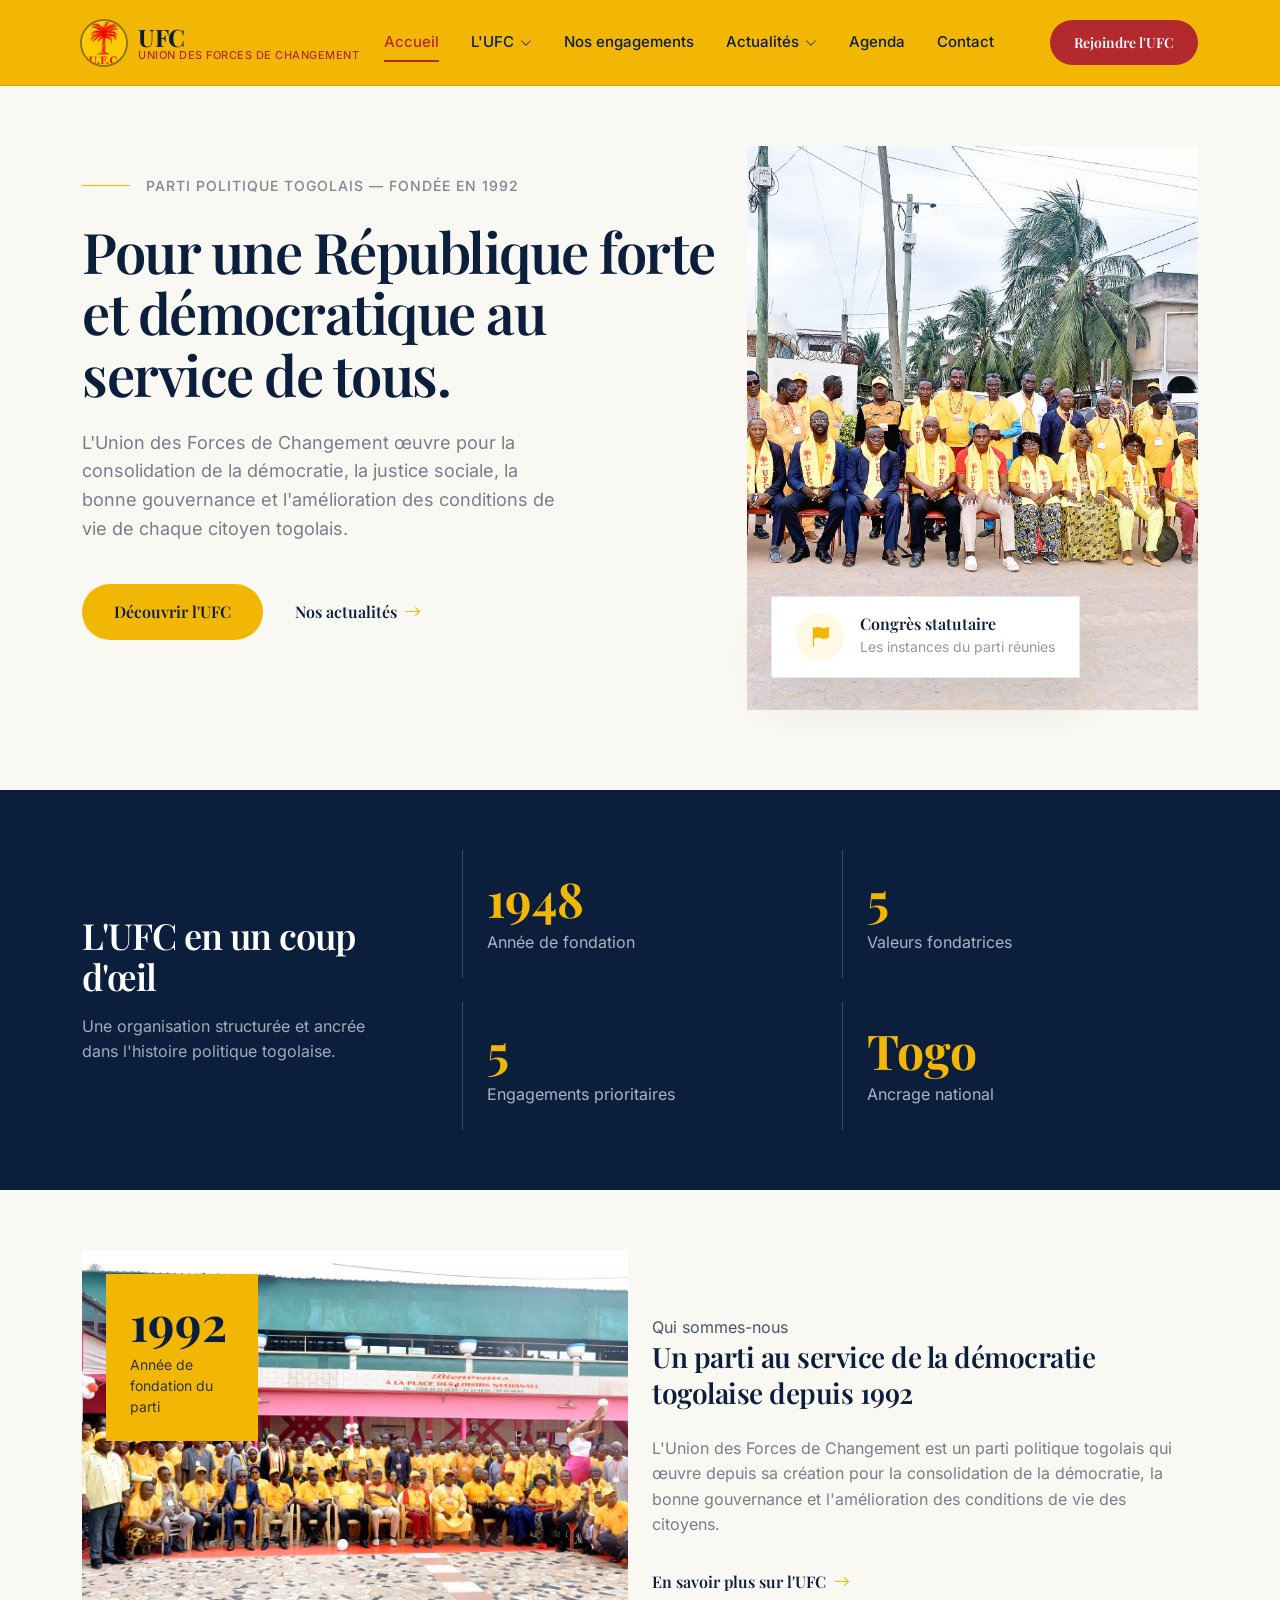
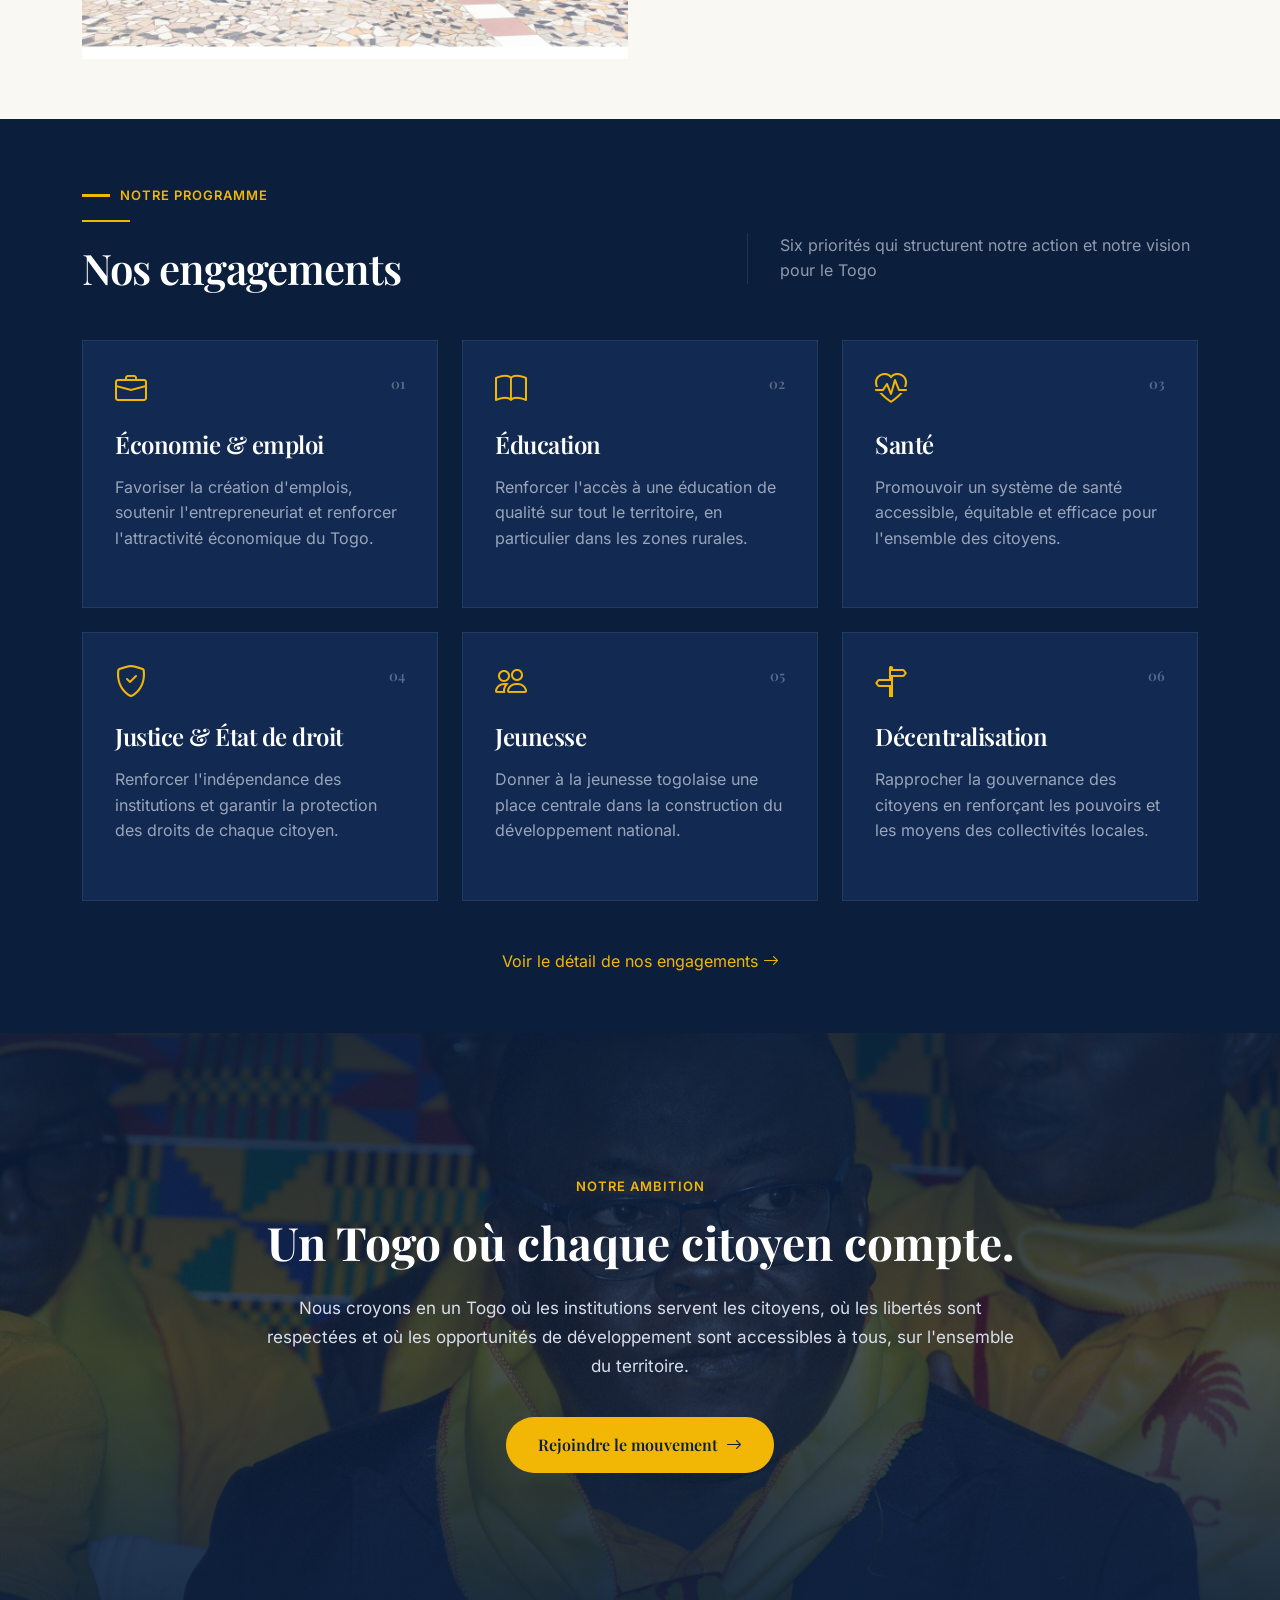
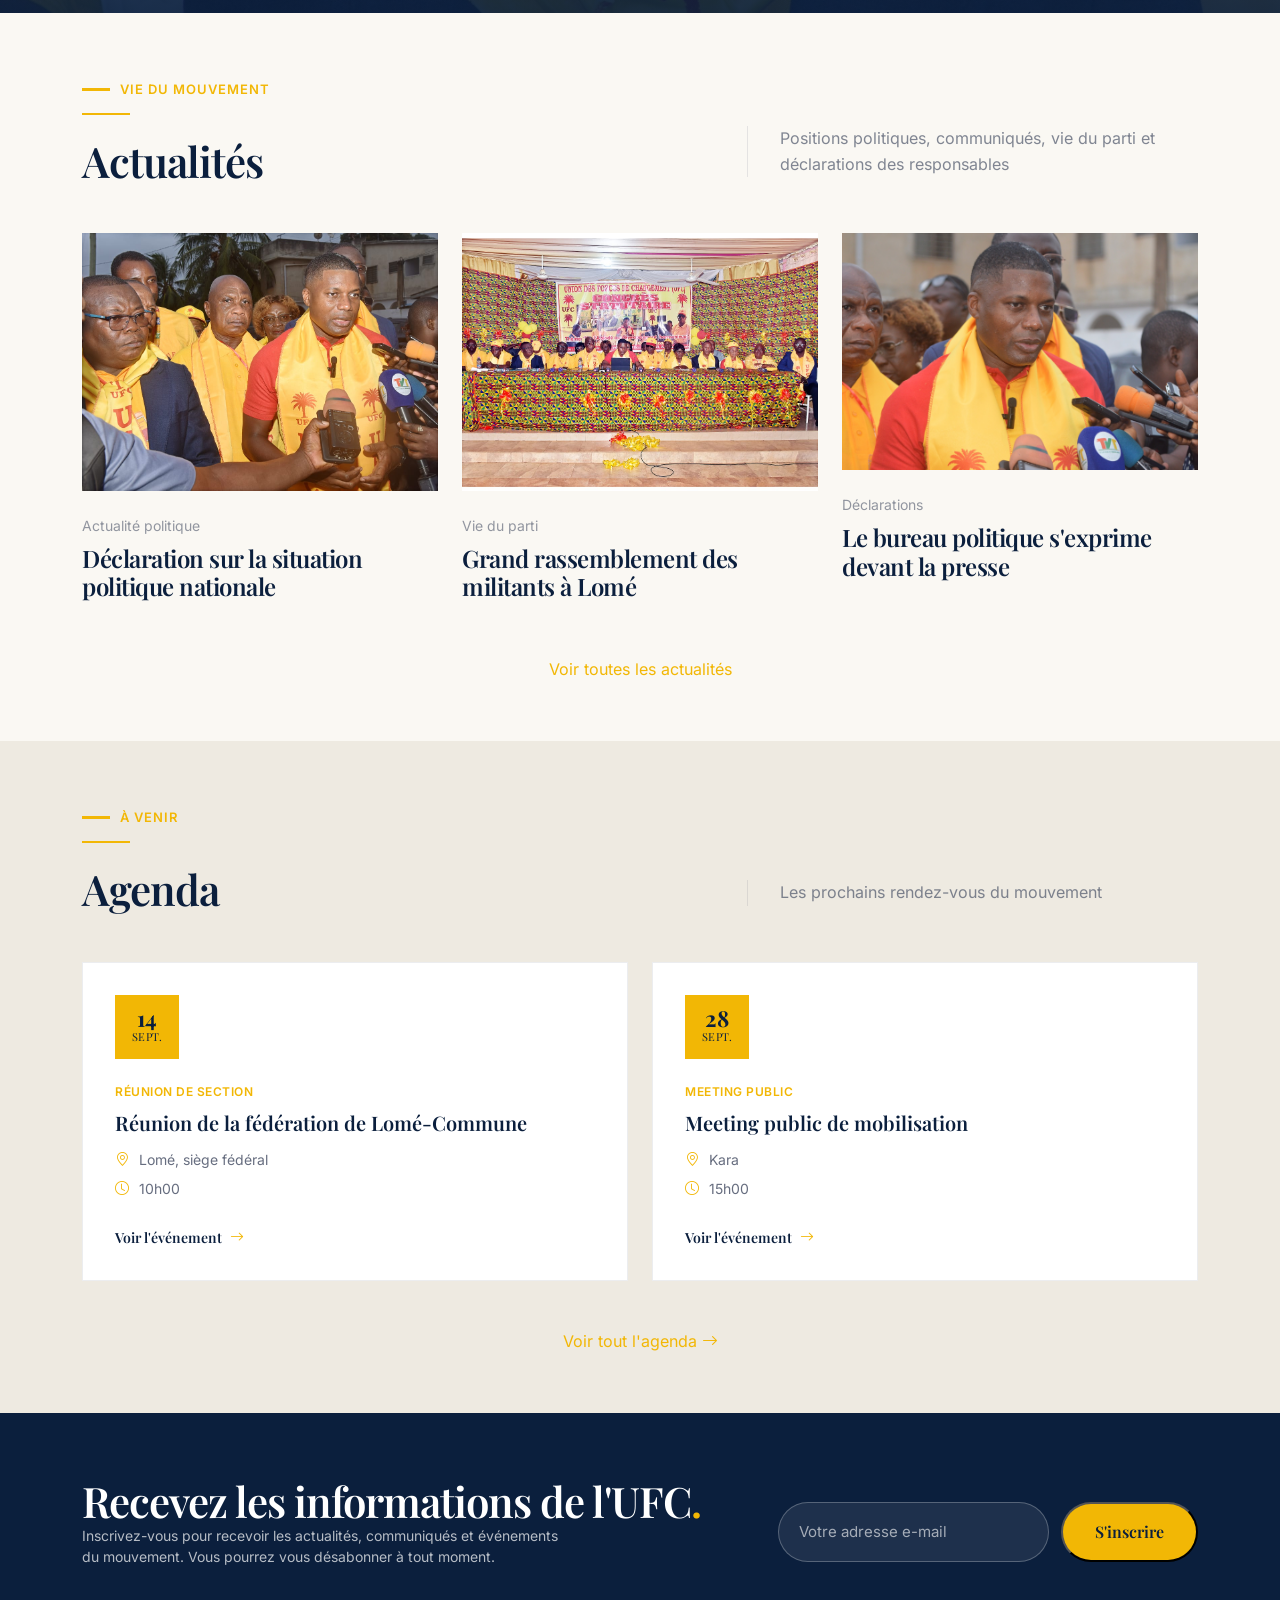
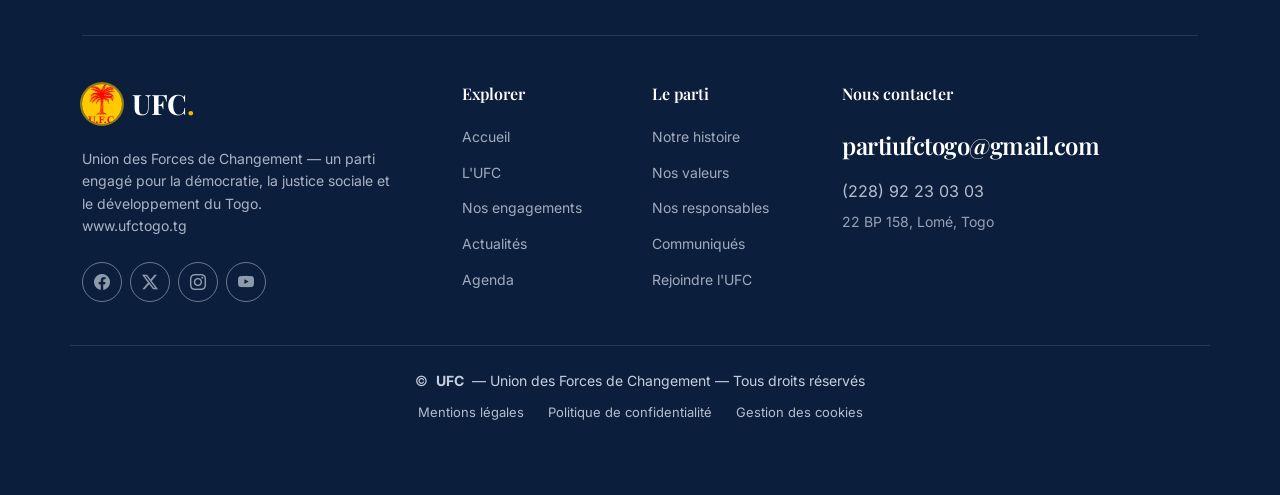
<file: index.html>
<!DOCTYPE html>
<html lang="fr">

<head>
  <meta charset="utf-8">
  <meta content="width=device-width, initial-scale=1.0" name="viewport">
  <title>UFC — Union des Forces de Changement</title>
  <meta name="description" content="Union des Forces de Changement (UFC) — parti politique togolais fondé en 1992. Démocratie, justice sociale, bonne gouvernance.">
  <meta name="keywords" content="UFC, Union des Forces de Changement, Togo, parti politique">

  <meta name="robots" content="noindex, nofollow">

  <!-- Vendor CSS Files -->
  <link href="vendors/bootstrap/css/bootstrap.min.css" rel="stylesheet">
  <link href="vendors/bootstrap-icons/bootstrap-icons.css" rel="stylesheet">
  <link href="vendors/aos/aos.css" rel="stylesheet">
  <link href="vendors/glightbox/css/glightbox.min.css" rel="stylesheet">

  <!-- Main CSS File -->
  <link href="assets/css/main.css" rel="stylesheet">
</head>

<body class="index-page">

  <header id="header" class="header d-flex align-items-center sticky-top">
    <div class="container-fluid container-xl position-relative d-flex align-items-center justify-content-between">

      <a href="index.html" class="logo d-flex align-items-center">
        <img src="assets/img/ufc/logo-ufc.jpg" alt="Logo UFC">
        <div>
          <h1 class="sitename">UFC</h1>
          <span class="baseline">Union des Forces de Changement</span>
        </div>
      </a>

      <nav id="navmenu" class="navmenu">
        <ul>
          <li><a href="index.html" class="active">Accueil</a></li>

          <li class="dropdown">
            <a href="about.html" class=""><span>L'UFC</span> <i class="bi bi-chevron-down toggle-dropdown"></i></a>
            <ul>
              <li><a href="about.html">Qui sommes-nous</a></li>
              <li><a href="histoire.html">Notre histoire</a></li>
              <li><a href="valeurs.html">Nos valeurs</a></li>
              <li><a href="vision.html">Notre vision</a></li>
              <li><a href="responsables.html">Nos responsables</a></li>
            </ul>
          </li>

          <li><a href="engagements.html" class="">Nos engagements</a></li>

          <li class="dropdown">
            <a href="actualites.html" class=""><span>Actualités</span> <i class="bi bi-chevron-down toggle-dropdown"></i></a>
            <ul>
              <li><a href="actualites.html">Toutes les actualités</a></li>
              <li><a href="communiques.html">Communiqués officiels</a></li>
            </ul>
          </li>

          <li><a href="agenda.html" class="">Agenda</a></li>
          <li><a href="contact.html" class="">Contact</a></li>
        </ul>
        <i class="mobile-nav-toggle d-xl-none bi bi-list"></i>
      </nav>

      <a href="rejoindre.html" class="btn-cta d-none d-xl-inline-flex">Rejoindre l'UFC</a>

    </div>
  </header>

  <main class="main">

    <!-- Hero Section -->
    <section id="hero" class="hero section">

      <div class="container" data-aos="fade-up" data-aos-delay="100">

        <div class="row align-items-center gy-5">

          <div class="col-lg-7">
            <div class="hero-content">
              <span class="kicker">Parti politique togolais — Fondée en 1992</span>
              <h1>Pour une République forte et démocratique au service de tous.</h1>
              <p>L'Union des Forces de Changement œuvre pour la consolidation de la démocratie, la justice sociale, la bonne gouvernance et l'amélioration des conditions de vie de chaque citoyen togolais.</p>

              <div class="cta-row">
                <a href="about.html" class="btn-pill">Découvrir l'UFC</a>
                <a href="actualites.html" class="link-arrow">Nos actualités <i class="bi bi-arrow-right"></i></a>
              </div>
            </div>
          </div>

          <div class="col-lg-5">
            <div class="hero-visual">
              <img src="assets/img/ufc/hero-officiel.jpeg" class="img-fluid" alt="Congrès statutaire de l'UFC">
              <div class="floating-card" data-aos="fade-left" data-aos-delay="300">
                <i class="bi bi-flag-fill"></i>
                <div class="card-text">
                  <span class="value">Congrès statutaire</span>
                  <span class="label">Les instances du parti réunies</span>
                </div>
              </div><!-- End Floating Card -->
            </div>
          </div>

        </div>

      </div>

    </section><!-- /Hero Section -->

    <!-- L'UFC en chiffres -->
    <section id="chiffres" class="stats section dark-background">

      <div class="container" data-aos="fade-up" data-aos-delay="100">

        <div class="row gy-5 align-items-center">

          <div class="col-lg-4">
            <div class="stats-intro">
              <h2>L'UFC en un coup d'œil</h2>
              <p>Une organisation structurée et ancrée dans l'histoire politique togolaise.</p>
            </div>
          </div>

          <div class="col-lg-8">
            <div class="row gy-4">

              <div class="col-md-6" data-aos="fade-up" data-aos-delay="200">
                <div class="stat-item">
                  <span class="number"><span data-purecounter-start="1900" data-purecounter-end="1992" data-purecounter-duration="1.5" class="purecounter"></span></span>
                  <span class="label">Année de fondation</span>
                </div>
              </div><!-- End Stat Item -->

              <div class="col-md-6" data-aos="fade-up" data-aos-delay="250">
                <div class="stat-item">
                  <span class="number"><span data-purecounter-start="0" data-purecounter-end="6" data-purecounter-duration="1" class="purecounter"></span></span>
                  <span class="label">Valeurs fondatrices</span>
                </div>
              </div><!-- End Stat Item -->

              <div class="col-md-6" data-aos="fade-up" data-aos-delay="300">
                <div class="stat-item">
                  <span class="number"><span data-purecounter-start="0" data-purecounter-end="6" data-purecounter-duration="1" class="purecounter"></span></span>
                  <span class="label">Engagements prioritaires</span>
                </div>
              </div><!-- End Stat Item -->

              <div class="col-md-6" data-aos="fade-up" data-aos-delay="350">
                <div class="stat-item">
                  <span class="number">Togo</span>
                  <span class="label">Ancrage national</span>
                </div>
              </div><!-- End Stat Item -->

            </div>
          </div>

        </div>

      </div>

    </section><!-- /L'UFC en chiffres -->

    <!-- L'UFC en quelques mots (teaser) -->
    <section id="about" class="about section">

      <div class="container" data-aos="fade-up" data-aos-delay="100">

        <div class="row gy-5 align-items-center">

          <div class="col-lg-6">
            <div class="image-stack">
              <img src="assets/img/ufc/assemblee-nathanael.jpeg" class="img-fluid main-image" alt="Assemblée des militants de l'UFC">
              <div class="experience-badge" data-aos="zoom-in" data-aos-delay="300">
                <span class="number">1992</span>
                <span class="text">Année de fondation du parti</span>
              </div>
            </div>
          </div>

          <div class="col-lg-6">
            <div class="content">
              <span class="eyebrow">Qui sommes-nous</span>
              <h3>Un parti au service de la démocratie togolaise depuis 1992</h3>
              <p>L'Union des Forces de Changement est un parti politique togolais qui œuvre depuis sa création pour la consolidation de la démocratie, la bonne gouvernance et l'amélioration des conditions de vie des citoyens.</p>
              <a href="about.html" class="link-arrow">En savoir plus sur l'UFC <i class="bi bi-arrow-right"></i></a>
            </div>
          </div>

        </div>

      </div>

    </section><!-- /L'UFC en quelques mots -->

    <!-- Nos engagements -->
    <section id="engagements" class="services section dark-background">

      <!-- Section Title -->
      <div class="container section-title" data-aos="fade-up">
        <div class="row align-items-end gy-3">
          <div class="col-lg-7">
            <span class="eyebrow">Notre programme</span>
            <h2>Nos engagements</h2>
          </div>
          <div class="col-lg-5">
            <p>Six priorités qui structurent notre action et notre vision pour le Togo</p>
          </div>
        </div>
      </div><!-- End Section Title -->

      <div class="container">

        <div class="row gy-4">

          <div class="col-lg-4 col-md-6" data-aos="fade-up" data-aos-delay="100">
            <div class="service-item">
              <div class="item-top">
                <i class="bi bi-briefcase"></i>
                <span class="index">01</span>
              </div>
              <h4>Économie &amp; emploi</h4>
              <p>Favoriser la création d'emplois, soutenir l'entrepreneuriat et renforcer l'attractivité économique du Togo.</p>
            </div>
          </div><!-- End Engagement Item -->

          <div class="col-lg-4 col-md-6" data-aos="fade-up" data-aos-delay="200">
            <div class="service-item">
              <div class="item-top">
                <i class="bi bi-book"></i>
                <span class="index">02</span>
              </div>
              <h4>Éducation</h4>
              <p>Renforcer l'accès à une éducation de qualité sur tout le territoire, en particulier dans les zones rurales.</p>
            </div>
          </div><!-- End Engagement Item -->

          <div class="col-lg-4 col-md-6" data-aos="fade-up" data-aos-delay="300">
            <div class="service-item">
              <div class="item-top">
                <i class="bi bi-heart-pulse"></i>
                <span class="index">03</span>
              </div>
              <h4>Santé</h4>
              <p>Promouvoir un système de santé accessible, équitable et efficace pour l'ensemble des citoyens.</p>
            </div>
          </div><!-- End Engagement Item -->

          <div class="col-lg-4 col-md-6" data-aos="fade-up" data-aos-delay="100">
            <div class="service-item">
              <div class="item-top">
                <i class="bi bi-shield-check"></i>
                <span class="index">04</span>
              </div>
              <h4>Justice &amp; État de droit</h4>
              <p>Renforcer l'indépendance des institutions et garantir la protection des droits de chaque citoyen.</p>
            </div>
          </div><!-- End Engagement Item -->

          <div class="col-lg-4 col-md-6" data-aos="fade-up" data-aos-delay="200">
            <div class="service-item">
              <div class="item-top">
                <i class="bi bi-people"></i>
                <span class="index">05</span>
              </div>
              <h4>Jeunesse</h4>
              <p>Donner à la jeunesse togolaise une place centrale dans la construction du développement national.</p>
            </div>
          </div><!-- End Engagement Item -->

          <div class="col-lg-4 col-md-6" data-aos="fade-up" data-aos-delay="300">
            <div class="service-item">
              <div class="item-top">
                <i class="bi bi-signpost-split"></i>
                <span class="index">06</span>
              </div>
              <h4>Décentralisation</h4>
              <p>Rapprocher la gouvernance des citoyens en renforçant les pouvoirs et les moyens des collectivités locales.</p>
            </div>
          </div><!-- End Engagement Item -->

        </div>

        <div class="text-center mt-5" data-aos="fade-up">
          <a href="engagements.html" class="link-arrow">Voir le détail de nos engagements <i class="bi bi-arrow-right"></i></a>
        </div>

      </div>

    </section><!-- /Nos engagements -->

    <!-- Notre vision pour le Togo -->
    <section id="vision" class="vision-section" style="background-image:url('assets/img/ufc/militants-energie.jpeg');">

      <div class="container" data-aos="fade-up" data-aos-delay="100">
        <div class="vision-content">
          <span class="eyebrow">Notre ambition</span>
          <h2>Un Togo où chaque citoyen compte.</h2>
          <p>Nous croyons en un Togo où les institutions servent les citoyens, où les libertés sont respectées et où les opportunités de développement sont accessibles à tous, sur l'ensemble du territoire.</p>
          <a href="rejoindre.html" class="btn-pill">Rejoindre le mouvement <i class="bi bi-arrow-right"></i></a>
        </div>
      </div>

    </section><!-- /Notre vision pour le Togo -->

    <!-- Actualités (teaser) -->
    <section id="actualites" class="portfolio section">

      <!-- Section Title -->
      <div class="container section-title" data-aos="fade-up">
        <div class="row align-items-end gy-3">
          <div class="col-lg-7">
            <span class="eyebrow">Vie du mouvement</span>
            <h2>Actualités</h2>
          </div>
          <div class="col-lg-5">
            <p>Positions politiques, communiqués, vie du parti et déclarations des responsables</p>
          </div>
        </div>
      </div><!-- End Section Title -->

      <div class="container">

        <div class="row gy-4">

          <div class="col-lg-4 col-md-6" data-aos="fade-up" data-aos-delay="100">
            <div class="portfolio-card">
              <div class="image-wrap">
                <img src="assets/img/ufc/declaration-presse-3.jpeg" class="img-fluid" alt="Déclaration sur la situation politique nationale" loading="lazy">
                <div class="hover-actions">
                  <a href="actualites.html" title="Lire la suite"><i class="bi bi-arrow-up-right"></i></a>
                </div>
              </div>
              <div class="card-meta">
                <span class="category">Actualité politique</span>
                <h4><a href="actualites.html">Déclaration sur la situation politique nationale</a></h4>
              </div>
            </div>
          </div><!-- End Actu Item -->

          <div class="col-lg-4 col-md-6" data-aos="fade-up" data-aos-delay="200">
            <div class="portfolio-card">
              <div class="image-wrap">
                <img src="assets/img/ufc/banniere-congres-statutaire.jpeg" class="img-fluid" alt="Grand rassemblement des militants à Lomé" loading="lazy">
                <div class="hover-actions">
                  <a href="actualites.html" title="Lire la suite"><i class="bi bi-arrow-up-right"></i></a>
                </div>
              </div>
              <div class="card-meta">
                <span class="category">Vie du parti</span>
                <h4><a href="actualites.html">Grand rassemblement des militants à Lomé</a></h4>
              </div>
            </div>
          </div><!-- End Actu Item -->

          <div class="col-lg-4 col-md-6" data-aos="fade-up" data-aos-delay="300">
            <div class="portfolio-card">
              <div class="image-wrap">
                <img src="assets/img/ufc/declaration-presse-4.jpeg" class="img-fluid" alt="Le bureau politique s'exprime devant la presse" loading="lazy">
                <div class="hover-actions">
                  <a href="actualites.html" title="Lire la suite"><i class="bi bi-arrow-up-right"></i></a>
                </div>
              </div>
              <div class="card-meta">
                <span class="category">Déclarations</span>
                <h4><a href="actualites.html">Le bureau politique s'exprime devant la presse</a></h4>
              </div>
            </div>
          </div><!-- End Actu Item -->

        </div>

        <div class="text-center mt-5" data-aos="fade-up">
          <a href="actualites.html" class="btn-pill outline">Voir toutes les actualités</a>
        </div>

      </div>

    </section><!-- /Actualités -->

    <!-- Agenda (teaser) -->
    <section id="agenda" class="section light-background">

      <!-- Section Title -->
      <div class="container section-title" data-aos="fade-up">
        <div class="row align-items-end gy-3">
          <div class="col-lg-7">
            <span class="eyebrow">À venir</span>
            <h2>Agenda</h2>
          </div>
          <div class="col-lg-5">
            <p>Les prochains rendez-vous du mouvement</p>
          </div>
        </div>
      </div><!-- End Section Title -->

      <div class="container">

        <div class="row gy-4 align-items-stretch">

          <div class="col-lg-6" data-aos="fade-up" data-aos-delay="100">
            <div class="agenda-card">
              <div class="agenda-date"><span class="day">14</span><span class="month">Sept.</span></div>
              <span class="agenda-type">Réunion de section</span>
              <h4>Réunion de la fédération de Lomé-Commune</h4>
              <ul class="agenda-meta">
                <li><i class="bi bi-geo-alt"></i> Lomé, siège fédéral</li>
                <li><i class="bi bi-clock"></i> 10h00</li>
              </ul>
              <a href="agenda.html" class="read-more">Voir l'événement <i class="bi bi-arrow-right"></i></a>
            </div>
          </div><!-- End Agenda Item -->

          <div class="col-lg-6" data-aos="fade-up" data-aos-delay="200">
            <div class="agenda-card">
              <div class="agenda-date"><span class="day">28</span><span class="month">Sept.</span></div>
              <span class="agenda-type">Meeting public</span>
              <h4>Meeting public de mobilisation</h4>
              <ul class="agenda-meta">
                <li><i class="bi bi-geo-alt"></i> Kara</li>
                <li><i class="bi bi-clock"></i> 15h00</li>
              </ul>
              <a href="agenda.html" class="read-more">Voir l'événement <i class="bi bi-arrow-right"></i></a>
            </div>
          </div><!-- End Agenda Item -->

        </div>

        <div class="text-center mt-5" data-aos="fade-up">
          <a href="agenda.html" class="link-arrow">Voir tout l'agenda <i class="bi bi-arrow-right"></i></a>
        </div>

      </div>

    </section><!-- /Agenda -->

  </main>

  <footer id="footer" class="footer dark-background">

    <div class="container">
      <div class="footer-cta">
        <div class="row align-items-center gy-4">
          <div class="col-lg-7">
            <h2>Recevez les informations de l'UFC<span>.</span></h2>
            <p class="newsletter-p">Inscrivez-vous pour recevoir les actualités, communiqués et événements du mouvement. Vous pourrez vous désabonner à tout moment.</p>
          </div>
          <div class="col-lg-5 text-lg-end">
            <form action="forms/newsletter.html" method="post" class="newsletter-form ms-lg-auto">
              <input type="email" name="email" placeholder="Votre adresse e-mail" required="">
              <button type="submit" class="btn-pill">S'inscrire</button>
            </form>
          </div>
        </div>
      </div>
    </div>

    <div class="container footer-top">
      <div class="row gy-4">
        <div class="col-lg-4 col-md-6 footer-about">
          <a href="index.html" class="logo d-flex align-items-center">
            <img src="assets/img/ufc/logo-ufc.jpg" alt="Logo UFC">
            <span class="sitename">UFC<span class="dot">.</span></span>
          </a>
          <p>Union des Forces de Changement — un parti engagé pour la démocratie, la justice sociale et le développement du Togo.<br>www.ufctogo.tg</p>
          <div class="social-links d-flex mt-4">
            <a href="#" aria-label="Facebook" title="À renseigner"><i class="bi bi-facebook"></i></a>
            <a href="#" aria-label="X" title="À renseigner"><i class="bi bi-twitter-x"></i></a>
            <a href="#" aria-label="Instagram" title="À renseigner"><i class="bi bi-instagram"></i></a>
            <a href="#" aria-label="YouTube" title="À renseigner"><i class="bi bi-youtube"></i></a>
          </div>
        </div>

        <div class="col-lg-2 col-md-3 col-6 footer-links">
          <h4>Explorer</h4>
          <ul>
            <li><a href="index.html">Accueil</a></li>
            <li><a href="about.html">L'UFC</a></li>
            <li><a href="engagements.html">Nos engagements</a></li>
            <li><a href="actualites.html">Actualités</a></li>
            <li><a href="agenda.html">Agenda</a></li>
          </ul>
        </div>

        <div class="col-lg-2 col-md-3 col-6 footer-links">
          <h4>Le parti</h4>
          <ul>
            <li><a href="histoire.html">Notre histoire</a></li>
            <li><a href="valeurs.html">Nos valeurs</a></li>
            <li><a href="responsables.html">Nos responsables</a></li>
            <li><a href="communiques.html">Communiqués</a></li>
            <li><a href="rejoindre.html">Rejoindre l'UFC</a></li>
          </ul>
        </div>

        <div class="col-lg-4 col-md-12 footer-contact">
          <h4>Nous contacter</h4>
          <a href="mailto:partiufctogo@gmail.com" class="email-link">partiufctogo@gmail.com</a>
          <p class="phone">(228) 92 23 03 03</p>
          <p class="address">22 BP 158, Lomé, Togo</p>
        </div>

      </div>
    </div>

    <div class="container copyright text-center mt-4">
      <p>© <strong class="px-1 sitename">UFC</strong> <span>— Union des Forces de Changement — Tous droits réservés</span></p>
      <div class="legal-links">
        <a href="#">Mentions légales</a>
        <a href="#">Politique de confidentialité</a>
        <a href="#">Gestion des cookies</a>
      </div>
    

  </footer>

  <!-- Scroll Top -->
  <a href="#" id="scroll-top" class="scroll-top d-flex align-items-center justify-content-center"><i class="bi bi-arrow-up-short"></i></a>

  <!-- Preloader -->
  <div id="preloader"></div>

  <!-- Vendor JS Files -->
  <script src="vendors/bootstrap/js/bootstrap.bundle.min.js"></script>
  <script src="vendors/php-email-form/validate.js"></script>
  <script src="vendors/aos/aos.js"></script>
  <script src="vendors/imagesloaded/imagesloaded.pkgd.min.js"></script>
  <script src="vendors/isotope-layout/isotope.pkgd.min.js"></script>
  <script src="vendors/glightbox/js/glightbox.min.js"></script>
  <script src="vendors/purecounter/purecounter_vanilla.js"></script>

  <!-- Main JS File -->
  <script src="assets/js/main.js"></script>
</body>

</html>
</file>
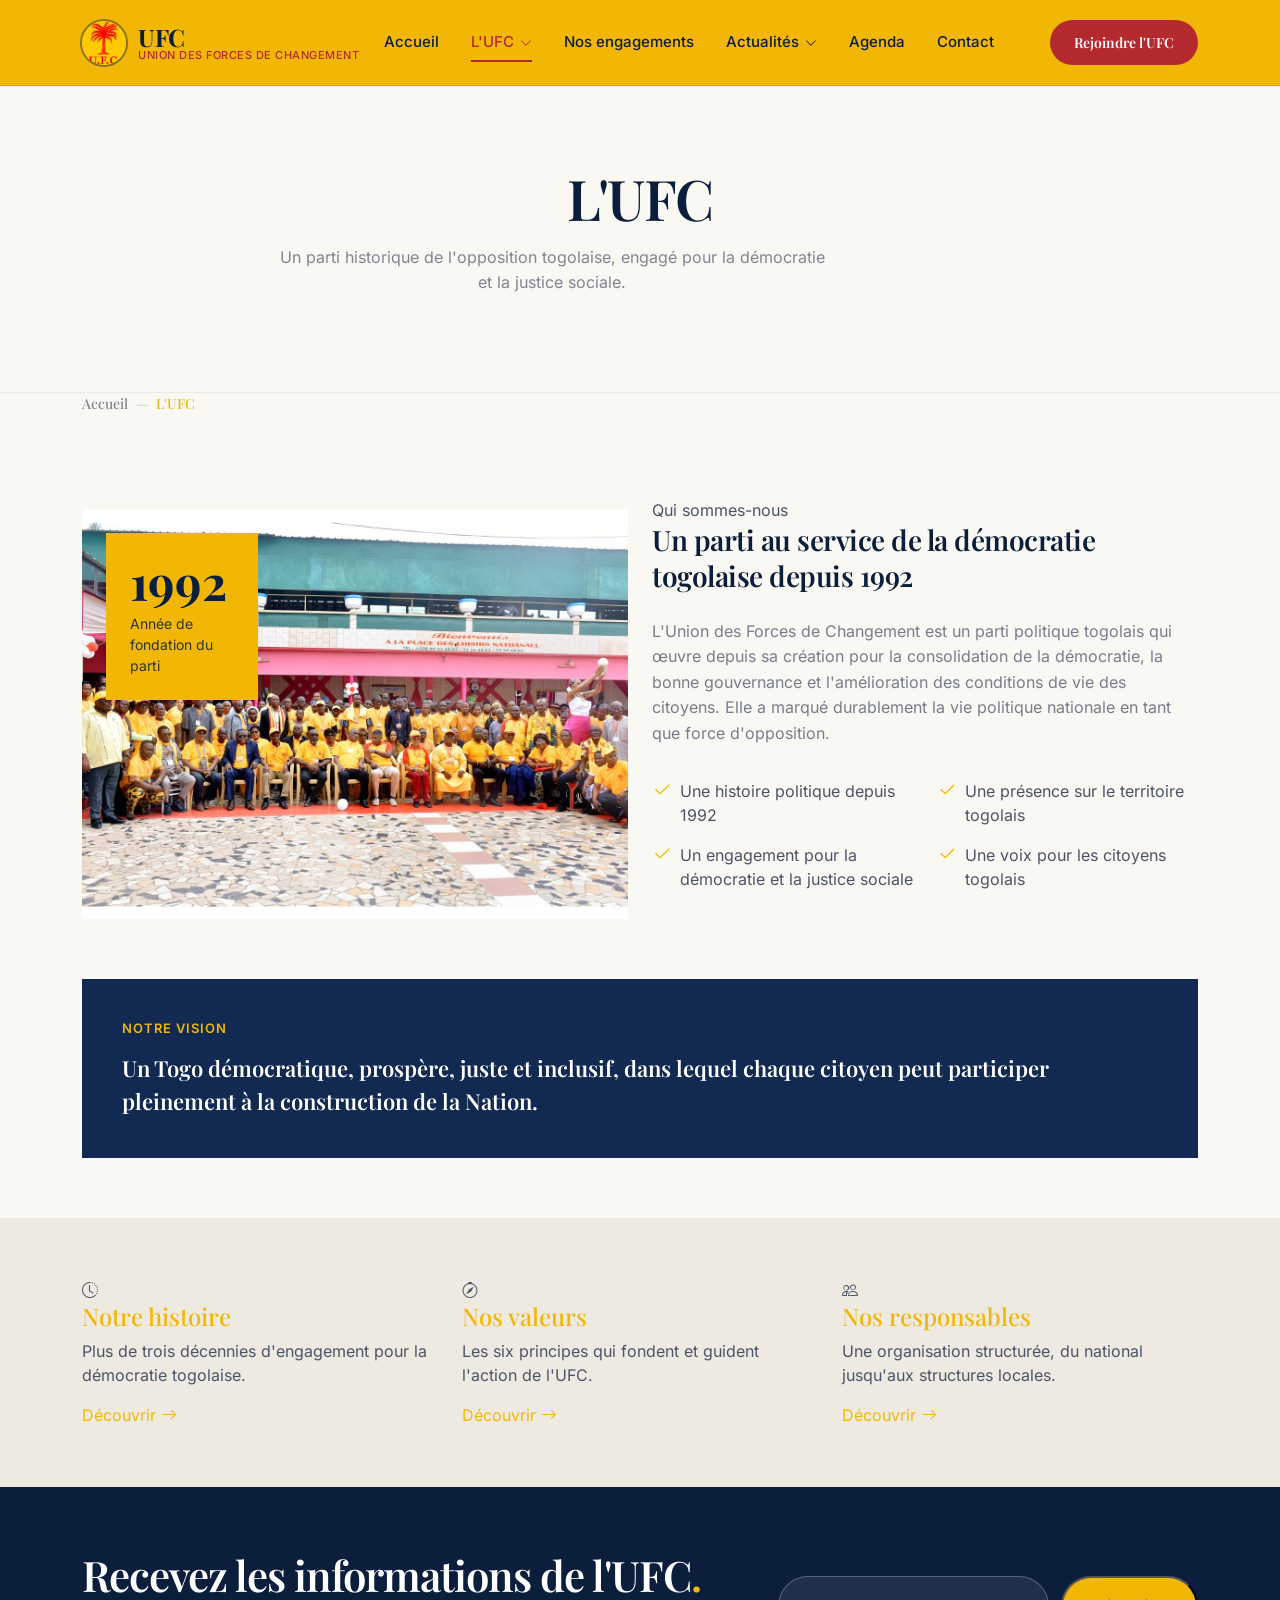
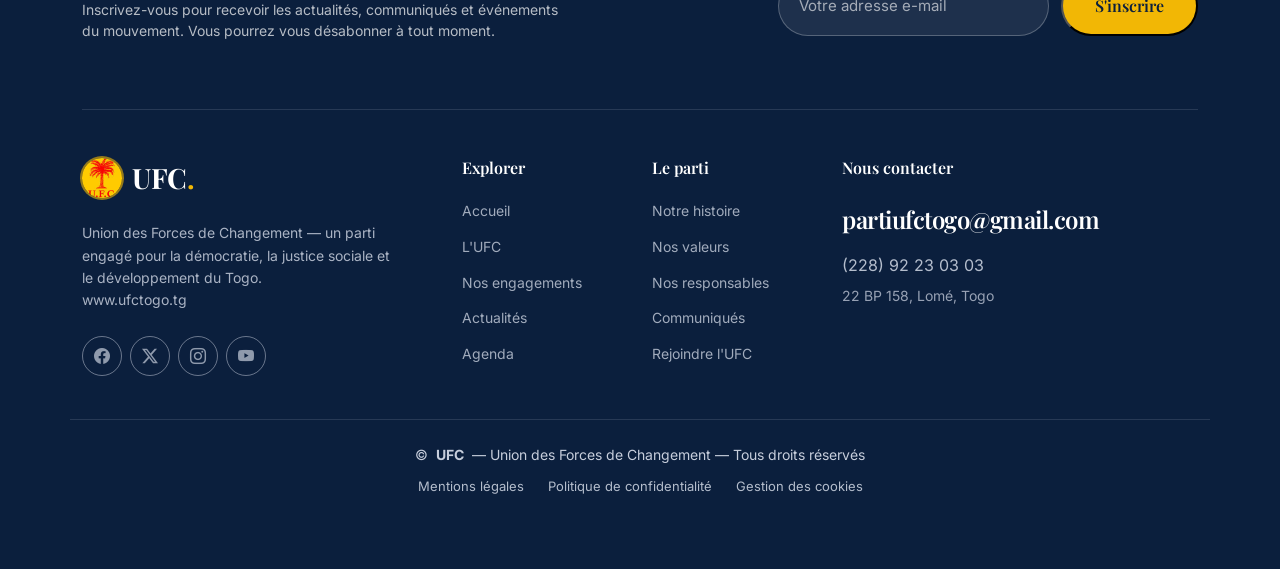
<file: about.html>
<!DOCTYPE html>
<html lang="fr">

<head>
  <meta charset="utf-8">
  <meta content="width=device-width, initial-scale=1.0" name="viewport">
  <title>L&#039;UFC — Qui sommes-nous | UFC</title>
  <meta name="description" content="Présentation de l&#039;Union des Forces de Changement, parti politique togolais fondé en 1992.">
  <meta name="keywords" content="UFC, Union des Forces de Changement, Togo, parti politique">

  <meta name="robots" content="noindex, nofollow">

  <!-- Vendor CSS Files -->
  <link href="vendors/bootstrap/css/bootstrap.min.css" rel="stylesheet">
  <link href="vendors/bootstrap-icons/bootstrap-icons.css" rel="stylesheet">
  <link href="vendors/aos/aos.css" rel="stylesheet">
  <link href="vendors/glightbox/css/glightbox.min.css" rel="stylesheet">

  <!-- Main CSS File -->
  <link href="assets/css/main.css" rel="stylesheet">
</head>

<body class="">

  <header id="header" class="header d-flex align-items-center sticky-top">
    <div class="container-fluid container-xl position-relative d-flex align-items-center justify-content-between">

      <a href="index.html" class="logo d-flex align-items-center">
        <img src="assets/img/ufc/logo-ufc.jpg" alt="Logo UFC">
        <div>
          <h1 class="sitename">UFC</h1>
          <span class="baseline">Union des Forces de Changement</span>
        </div>
      </a>

      <nav id="navmenu" class="navmenu">
        <ul>
          <li><a href="index.html" class="">Accueil</a></li>

          <li class="dropdown">
            <a href="about.html" class="active"><span>L'UFC</span> <i class="bi bi-chevron-down toggle-dropdown"></i></a>
            <ul>
              <li><a href="about.html">Qui sommes-nous</a></li>
              <li><a href="histoire.html">Notre histoire</a></li>
              <li><a href="valeurs.html">Nos valeurs</a></li>
              <li><a href="vision.html">Notre vision</a></li>
              <li><a href="responsables.html">Nos responsables</a></li>
            </ul>
          </li>

          <li><a href="engagements.html" class="">Nos engagements</a></li>

          <li class="dropdown">
            <a href="actualites.html" class=""><span>Actualités</span> <i class="bi bi-chevron-down toggle-dropdown"></i></a>
            <ul>
              <li><a href="actualites.html">Toutes les actualités</a></li>
              <li><a href="communiques.html">Communiqués officiels</a></li>
            </ul>
          </li>

          <li><a href="agenda.html" class="">Agenda</a></li>
          <li><a href="contact.html" class="">Contact</a></li>
        </ul>
        <i class="mobile-nav-toggle d-xl-none bi bi-list"></i>
      </nav>

      <a href="rejoindre.html" class="btn-cta d-none d-xl-inline-flex">Rejoindre l'UFC</a>

    </div>
  </header>

  <main class="main">

    <div class="page-title" data-aos="fade">
      <div class="heading">
        <div class="container">
          <div class="row d-flex justify-content-center text-center">
            <div class="col-lg-8">
              <h1>L'UFC</h1>
              <p>Un parti historique de l'opposition togolaise, engagé pour la démocratie et la justice sociale.</p>
            </div>
          </div>
        </div>
      </div>
      <nav class="breadcrumbs">
        <div class="container">
          <ol>
            <li><a href="index.html">Accueil</a></li>
            <li class="current">L'UFC</li>
          </ol>
        </div>
      </nav>
    </div><!-- End Page Title -->

    <!-- L'UFC en quelques mots -->
    <section id="about" class="about section">

      <div class="container" data-aos="fade-up" data-aos-delay="100">

        <div class="row gy-5 align-items-center">

          <div class="col-lg-6">
            <div class="image-stack">
              <img src="assets/img/ufc/assemblee-nathanael.jpeg" class="img-fluid main-image" alt="Assemblée des militants de l'UFC">
              <div class="experience-badge" data-aos="zoom-in" data-aos-delay="300">
                <span class="number">1992</span>
                <span class="text">Année de fondation du parti</span>
              </div>
            </div>
          </div>

          <div class="col-lg-6">
            <div class="content">
              <span class="eyebrow">Qui sommes-nous</span>
              <h3>Un parti au service de la démocratie togolaise depuis 1992</h3>
              <p>L'Union des Forces de Changement est un parti politique togolais qui œuvre depuis sa création pour la consolidation de la démocratie, la bonne gouvernance et l'amélioration des conditions de vie des citoyens. Elle a marqué durablement la vie politique nationale en tant que force d'opposition.</p>

              <ul class="check-list">
                <li><i class="bi bi-check2"></i> Une histoire politique depuis 1992</li>
                <li><i class="bi bi-check2"></i> Une présence sur le territoire togolais</li>
                <li><i class="bi bi-check2"></i> Un engagement pour la démocratie et la justice sociale</li>
                <li><i class="bi bi-check2"></i> Une voix pour les citoyens togolais</li>
              </ul><!-- End Check List -->
            </div>
          </div>

        </div>

        <div class="row">
          <div class="col-12">
            <div class="vision-callout dark-background" data-aos="fade-up" data-aos-delay="150">
              <span class="eyebrow">Notre vision</span>
              <p>Un Togo démocratique, prospère, juste et inclusif, dans lequel chaque citoyen peut participer pleinement à la construction de la Nation.</p>
            </div>
          </div>
        </div>

      </div>

    </section><!-- /L'UFC en quelques mots -->

    <!-- Liens vers les pages complémentaires -->
    <section class="section light-background">
      <div class="container">
        <div class="row gy-4">

          <div class="col-lg-4" data-aos="fade-up" data-aos-delay="100">
            <div class="service-item">
              <div class="item-top"><i class="bi bi-clock-history"></i></div>
              <h4><a href="histoire.html">Notre histoire</a></h4>
              <p>Plus de trois décennies d'engagement pour la démocratie togolaise.</p>
              <a href="histoire.html" class="read-more">Découvrir <i class="bi bi-arrow-right"></i></a>
            </div>
          </div>

          <div class="col-lg-4" data-aos="fade-up" data-aos-delay="200">
            <div class="service-item">
              <div class="item-top"><i class="bi bi-compass"></i></div>
              <h4><a href="valeurs.html">Nos valeurs</a></h4>
              <p>Les six principes qui fondent et guident l'action de l'UFC.</p>
              <a href="valeurs.html" class="read-more">Découvrir <i class="bi bi-arrow-right"></i></a>
            </div>
          </div>

          <div class="col-lg-4" data-aos="fade-up" data-aos-delay="300">
            <div class="service-item">
              <div class="item-top"><i class="bi bi-people"></i></div>
              <h4><a href="responsables.html">Nos responsables</a></h4>
              <p>Une organisation structurée, du national jusqu'aux structures locales.</p>
              <a href="responsables.html" class="read-more">Découvrir <i class="bi bi-arrow-right"></i></a>
            </div>
          </div>

        </div>
      </div>
    </section>

  </main>

  <footer id="footer" class="footer dark-background">

    <div class="container">
      <div class="footer-cta">
        <div class="row align-items-center gy-4">
          <div class="col-lg-7">
            <h2>Recevez les informations de l'UFC<span>.</span></h2>
            <p class="newsletter-p">Inscrivez-vous pour recevoir les actualités, communiqués et événements du mouvement. Vous pourrez vous désabonner à tout moment.</p>
          </div>
          <div class="col-lg-5 text-lg-end">
            <form action="forms/newsletter.html" method="post" class="newsletter-form ms-lg-auto">
              <input type="email" name="email" placeholder="Votre adresse e-mail" required="">
              <button type="submit" class="btn-pill">S'inscrire</button>
            </form>
          </div>
        </div>
      </div>
    </div>

    <div class="container footer-top">
      <div class="row gy-4">
        <div class="col-lg-4 col-md-6 footer-about">
          <a href="index.html" class="logo d-flex align-items-center">
            <img src="assets/img/ufc/logo-ufc.jpg" alt="Logo UFC">
            <span class="sitename">UFC<span class="dot">.</span></span>
          </a>
          <p>Union des Forces de Changement — un parti engagé pour la démocratie, la justice sociale et le développement du Togo.<br>www.ufctogo.tg</p>
          <div class="social-links d-flex mt-4">
            <a href="#" aria-label="Facebook" title="À renseigner"><i class="bi bi-facebook"></i></a>
            <a href="#" aria-label="X" title="À renseigner"><i class="bi bi-twitter-x"></i></a>
            <a href="#" aria-label="Instagram" title="À renseigner"><i class="bi bi-instagram"></i></a>
            <a href="#" aria-label="YouTube" title="À renseigner"><i class="bi bi-youtube"></i></a>
          </div>
        </div>

        <div class="col-lg-2 col-md-3 col-6 footer-links">
          <h4>Explorer</h4>
          <ul>
            <li><a href="index.html">Accueil</a></li>
            <li><a href="about.html">L'UFC</a></li>
            <li><a href="engagements.html">Nos engagements</a></li>
            <li><a href="actualites.html">Actualités</a></li>
            <li><a href="agenda.html">Agenda</a></li>
          </ul>
        </div>

        <div class="col-lg-2 col-md-3 col-6 footer-links">
          <h4>Le parti</h4>
          <ul>
            <li><a href="histoire.html">Notre histoire</a></li>
            <li><a href="valeurs.html">Nos valeurs</a></li>
            <li><a href="responsables.html">Nos responsables</a></li>
            <li><a href="communiques.html">Communiqués</a></li>
            <li><a href="rejoindre.html">Rejoindre l'UFC</a></li>
          </ul>
        </div>

        <div class="col-lg-4 col-md-12 footer-contact">
          <h4>Nous contacter</h4>
          <a href="mailto:partiufctogo@gmail.com" class="email-link">partiufctogo@gmail.com</a>
          <p class="phone">(228) 92 23 03 03</p>
          <p class="address">22 BP 158, Lomé, Togo</p>
        </div>

      </div>
    </div>

    <div class="container copyright text-center mt-4">
      <p>© <strong class="px-1 sitename">UFC</strong> <span>— Union des Forces de Changement — Tous droits réservés</span></p>
      <div class="legal-links">
        <a href="#">Mentions légales</a>
        <a href="#">Politique de confidentialité</a>
        <a href="#">Gestion des cookies</a>
      </div>
    

  </footer>

  <!-- Scroll Top -->
  <a href="#" id="scroll-top" class="scroll-top d-flex align-items-center justify-content-center"><i class="bi bi-arrow-up-short"></i></a>

  <!-- Preloader -->
  <div id="preloader"></div>

  <!-- Vendor JS Files -->
  <script src="vendors/bootstrap/js/bootstrap.bundle.min.js"></script>
  <script src="vendors/php-email-form/validate.js"></script>
  <script src="vendors/aos/aos.js"></script>
  <script src="vendors/imagesloaded/imagesloaded.pkgd.min.js"></script>
  <script src="vendors/isotope-layout/isotope.pkgd.min.js"></script>
  <script src="vendors/glightbox/js/glightbox.min.js"></script>
  <script src="vendors/purecounter/purecounter_vanilla.js"></script>

  <!-- Main JS File -->
  <script src="assets/js/main.js"></script>
</body>

</html>
</file>
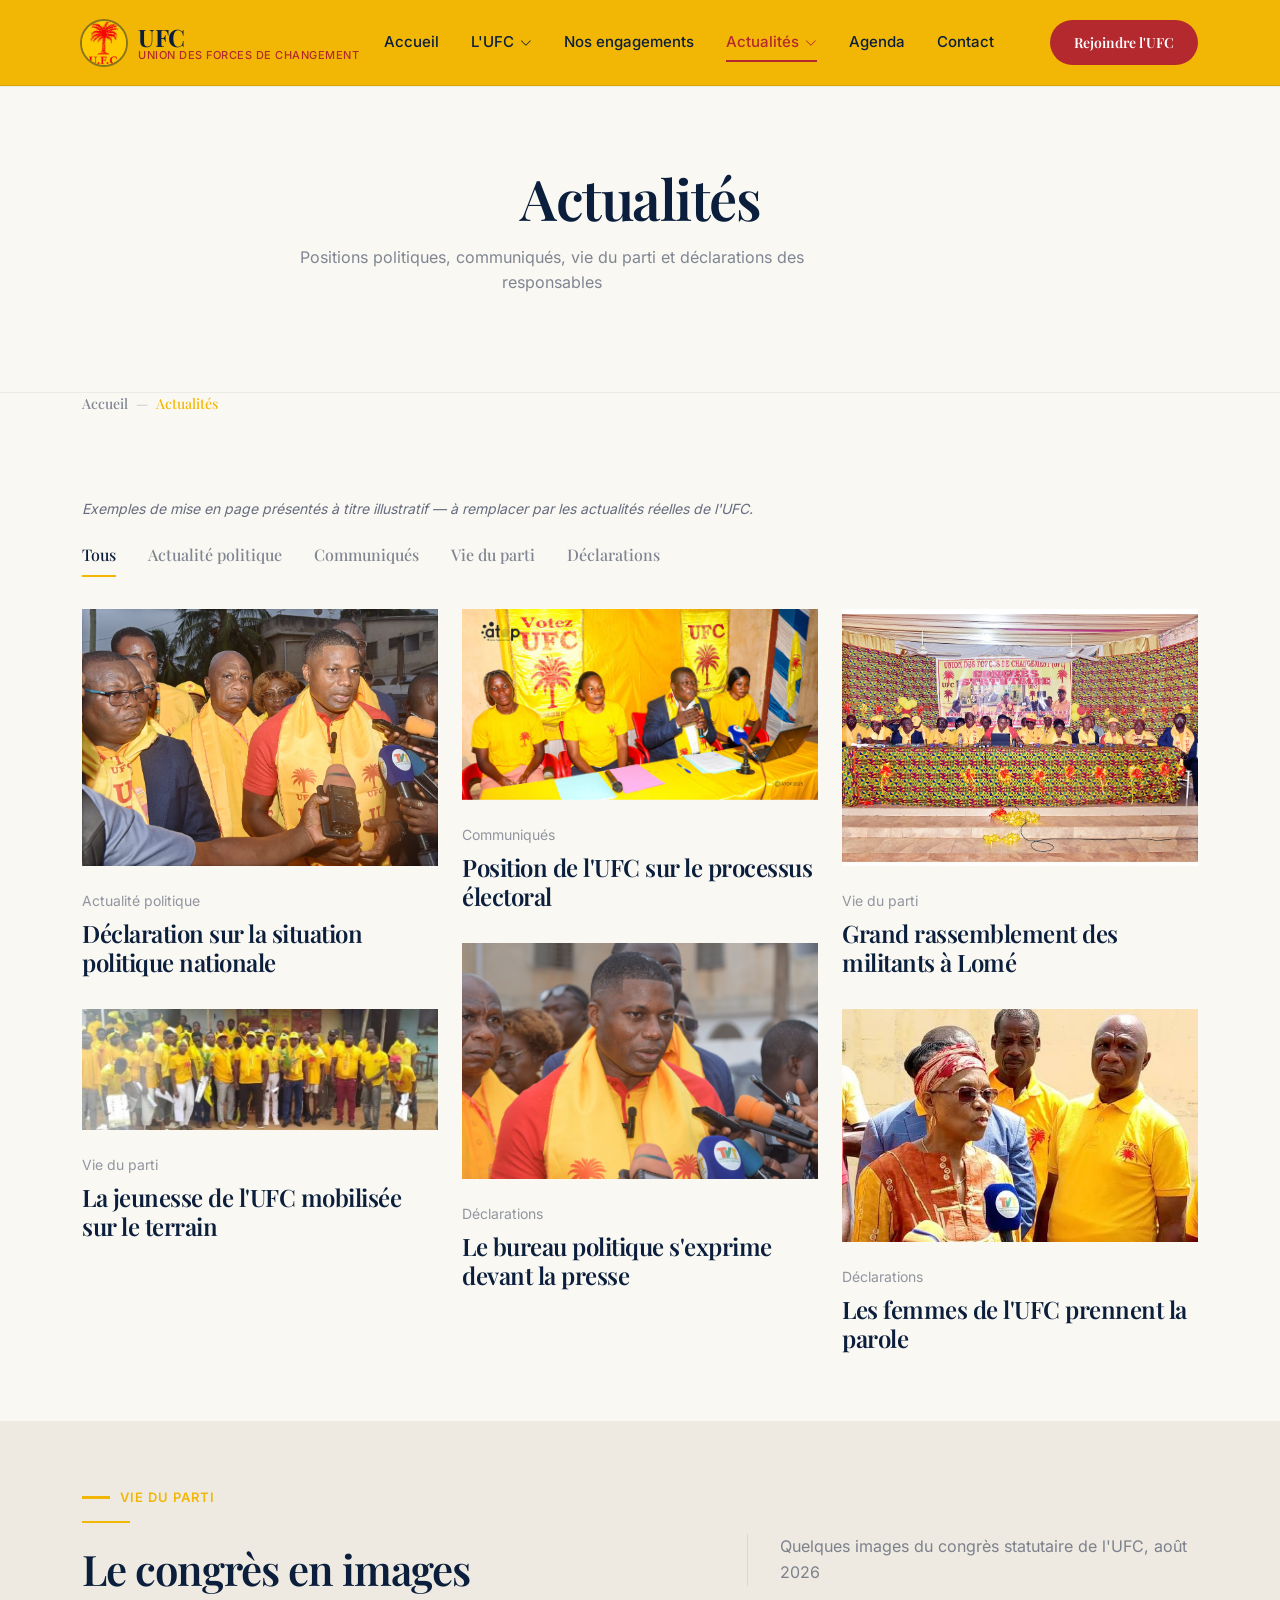
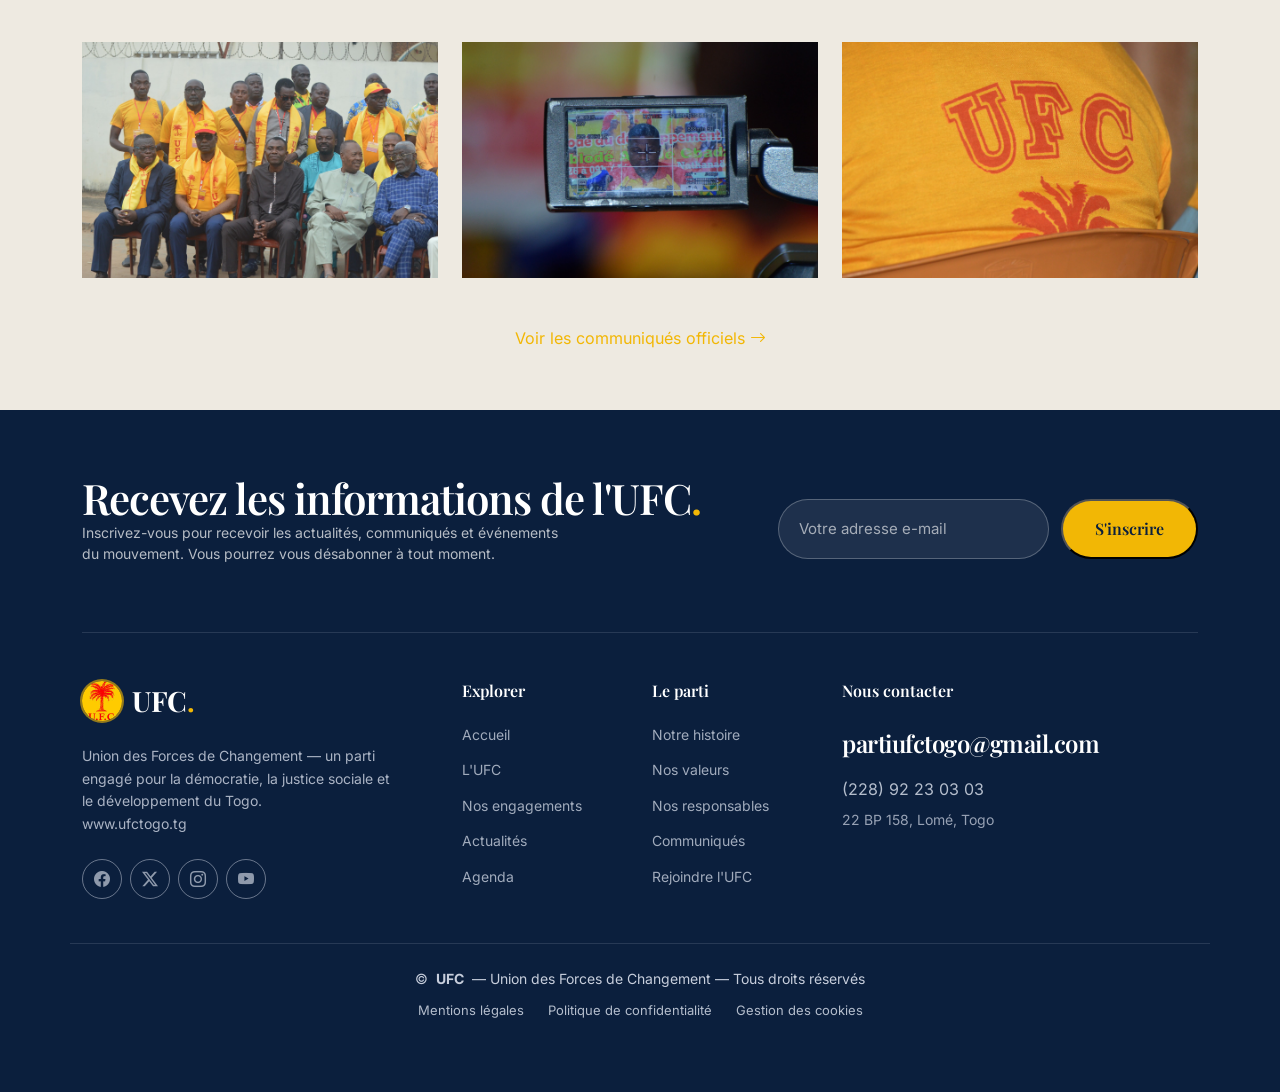
<file: actualites.html>
<!DOCTYPE html>
<html lang="fr">

<head>
  <meta charset="utf-8">
  <meta content="width=device-width, initial-scale=1.0" name="viewport">
  <title>Actualités | UFC</title>
  <meta name="description" content="Actualité politique, communiqués, vie du parti et déclarations de l&#039;Union des Forces de Changement.">
  <meta name="keywords" content="UFC, Union des Forces de Changement, Togo, parti politique">

  <meta name="robots" content="noindex, nofollow">

  <!-- Vendor CSS Files -->
  <link href="vendors/bootstrap/css/bootstrap.min.css" rel="stylesheet">
  <link href="vendors/bootstrap-icons/bootstrap-icons.css" rel="stylesheet">
  <link href="vendors/aos/aos.css" rel="stylesheet">
  <link href="vendors/glightbox/css/glightbox.min.css" rel="stylesheet">

  <!-- Main CSS File -->
  <link href="assets/css/main.css" rel="stylesheet">
</head>

<body class="">

  <header id="header" class="header d-flex align-items-center sticky-top">
    <div class="container-fluid container-xl position-relative d-flex align-items-center justify-content-between">

      <a href="index.html" class="logo d-flex align-items-center">
        <img src="assets/img/ufc/logo-ufc.jpg" alt="Logo UFC">
        <div>
          <h1 class="sitename">UFC</h1>
          <span class="baseline">Union des Forces de Changement</span>
        </div>
      </a>

      <nav id="navmenu" class="navmenu">
        <ul>
          <li><a href="index.html" class="">Accueil</a></li>

          <li class="dropdown">
            <a href="about.html" class=""><span>L'UFC</span> <i class="bi bi-chevron-down toggle-dropdown"></i></a>
            <ul>
              <li><a href="about.html">Qui sommes-nous</a></li>
              <li><a href="histoire.html">Notre histoire</a></li>
              <li><a href="valeurs.html">Nos valeurs</a></li>
              <li><a href="vision.html">Notre vision</a></li>
              <li><a href="responsables.html">Nos responsables</a></li>
            </ul>
          </li>

          <li><a href="engagements.html" class="">Nos engagements</a></li>

          <li class="dropdown">
            <a href="actualites.html" class="active"><span>Actualités</span> <i class="bi bi-chevron-down toggle-dropdown"></i></a>
            <ul>
              <li><a href="actualites.html">Toutes les actualités</a></li>
              <li><a href="communiques.html">Communiqués officiels</a></li>
            </ul>
          </li>

          <li><a href="agenda.html" class="">Agenda</a></li>
          <li><a href="contact.html" class="">Contact</a></li>
        </ul>
        <i class="mobile-nav-toggle d-xl-none bi bi-list"></i>
      </nav>

      <a href="rejoindre.html" class="btn-cta d-none d-xl-inline-flex">Rejoindre l'UFC</a>

    </div>
  </header>

  <main class="main">

    <div class="page-title" data-aos="fade">
      <div class="heading">
        <div class="container">
          <div class="row d-flex justify-content-center text-center">
            <div class="col-lg-8">
              <h1>Actualités</h1>
              <p>Positions politiques, communiqués, vie du parti et déclarations des responsables</p>
            </div>
          </div>
        </div>
      </div>
      <nav class="breadcrumbs">
        <div class="container">
          <ol>
            <li><a href="index.html">Accueil</a></li>
            <li class="current">Actualités</li>
          </ol>
        </div>
      </nav>
    </div><!-- End Page Title -->

    <section id="actualites" class="portfolio section">

      <div class="container">

        <p class="mb-4" style="font-size:14px;font-style:italic;color:color-mix(in srgb, var(--default-color), transparent 15%);">Exemples de mise en page présentés à titre illustratif — à remplacer par les actualités réelles de l'UFC.</p>

        <div class="isotope-layout" data-default-filter="*" data-layout="masonry" data-sort="original-order">

          <ul class="portfolio-filters isotope-filters" data-aos="fade-up" data-aos-delay="100">
            <li data-filter="*" class="filter-active">Tous</li>
            <li data-filter=".filter-politique">Actualité politique</li>
            <li data-filter=".filter-communiques">Communiqués</li>
            <li data-filter=".filter-vie">Vie du parti</li>
            <li data-filter=".filter-declarations">Déclarations</li>
          </ul><!-- End Portfolio Filters -->

          <div class="row gy-4 isotope-container" data-aos="fade-up" data-aos-delay="200">

            <div class="col-lg-4 col-md-6 portfolio-item isotope-item filter-politique">
              <div class="portfolio-card">
                <div class="image-wrap">
                  <img src="assets/img/ufc/declaration-presse-3.jpeg" class="img-fluid" alt="Déclaration sur la situation politique nationale" loading="lazy">
                  <div class="hover-actions">
                    <a href="assets/img/ufc/declaration-presse-3.jpeg" class="glightbox" data-gallery="actu-gallery" title="Déclaration sur la situation politique nationale"><i class="bi bi-plus-lg"></i></a>
                    <a href="#" title="Lire la suite"><i class="bi bi-arrow-up-right"></i></a>
                  </div>
                </div>
                <div class="card-meta">
                  <span class="category">Actualité politique</span>
                  <h4><a href="#">Déclaration sur la situation politique nationale</a></h4>
                </div>
              </div>
            </div><!-- End Actu Item -->

            <div class="col-lg-4 col-md-6 portfolio-item isotope-item filter-communiques">
              <div class="portfolio-card">
                <div class="image-wrap">
                  <img src="assets/img/ufc/communique-presse-1.jpg" class="img-fluid" alt="Position de l'UFC sur le processus électoral" loading="lazy">
                  <div class="hover-actions">
                    <a href="assets/img/ufc/communique-presse-1.jpg" class="glightbox" data-gallery="actu-gallery" title="Position de l'UFC sur le processus électoral"><i class="bi bi-plus-lg"></i></a>
                    <a href="communiques.html" title="Lire la suite"><i class="bi bi-arrow-up-right"></i></a>
                  </div>
                </div>
                <div class="card-meta">
                  <span class="category">Communiqués</span>
                  <h4><a href="communiques.html">Position de l'UFC sur le processus électoral</a></h4>
                </div>
              </div>
            </div><!-- End Actu Item -->

            <div class="col-lg-4 col-md-6 portfolio-item isotope-item filter-vie">
              <div class="portfolio-card">
                <div class="image-wrap">
                  <img src="assets/img/ufc/banniere-congres-statutaire.jpeg" class="img-fluid" alt="Grand rassemblement des militants à Lomé" loading="lazy">
                  <div class="hover-actions">
                    <a href="assets/img/ufc/banniere-congres-statutaire.jpeg" class="glightbox" data-gallery="actu-gallery" title="Grand rassemblement des militants à Lomé"><i class="bi bi-plus-lg"></i></a>
                    <a href="#" title="Lire la suite"><i class="bi bi-arrow-up-right"></i></a>
                  </div>
                </div>
                <div class="card-meta">
                  <span class="category">Vie du parti</span>
                  <h4><a href="#">Grand rassemblement des militants à Lomé</a></h4>
                </div>
              </div>
            </div><!-- End Actu Item -->

            <div class="col-lg-4 col-md-6 portfolio-item isotope-item filter-declarations">
              <div class="portfolio-card">
                <div class="image-wrap">
                  <img src="assets/img/ufc/declaration-presse-4.jpeg" class="img-fluid" alt="Le bureau politique s'exprime devant la presse" loading="lazy">
                  <div class="hover-actions">
                    <a href="assets/img/ufc/declaration-presse-4.jpeg" class="glightbox" data-gallery="actu-gallery" title="Le bureau politique s'exprime devant la presse"><i class="bi bi-plus-lg"></i></a>
                    <a href="#" title="Lire la suite"><i class="bi bi-arrow-up-right"></i></a>
                  </div>
                </div>
                <div class="card-meta">
                  <span class="category">Déclarations</span>
                  <h4><a href="#">Le bureau politique s'exprime devant la presse</a></h4>
                </div>
              </div>
            </div><!-- End Actu Item -->

            <div class="col-lg-4 col-md-6 portfolio-item isotope-item filter-vie">
              <div class="portfolio-card">
                <div class="image-wrap">
                  <img src="assets/img/ufc/jeunesse-1.jpg" class="img-fluid" alt="La jeunesse de l'UFC mobilisée sur le terrain" loading="lazy">
                  <div class="hover-actions">
                    <a href="assets/img/ufc/jeunesse-1.jpg" class="glightbox" data-gallery="actu-gallery" title="La jeunesse de l'UFC mobilisée sur le terrain"><i class="bi bi-plus-lg"></i></a>
                    <a href="#" title="Lire la suite"><i class="bi bi-arrow-up-right"></i></a>
                  </div>
                </div>
                <div class="card-meta">
                  <span class="category">Vie du parti</span>
                  <h4><a href="#">La jeunesse de l'UFC mobilisée sur le terrain</a></h4>
                </div>
              </div>
            </div><!-- End Actu Item -->

            <div class="col-lg-4 col-md-6 portfolio-item isotope-item filter-declarations">
              <div class="portfolio-card">
                <div class="image-wrap">
                  <img src="assets/img/ufc/femmes-1.jpg" class="img-fluid" alt="Les femmes de l'UFC prennent la parole" loading="lazy">
                  <div class="hover-actions">
                    <a href="assets/img/ufc/femmes-1.jpg" class="glightbox" data-gallery="actu-gallery" title="Les femmes de l'UFC prennent la parole"><i class="bi bi-plus-lg"></i></a>
                    <a href="#" title="Lire la suite"><i class="bi bi-arrow-up-right"></i></a>
                  </div>
                </div>
                <div class="card-meta">
                  <span class="category">Déclarations</span>
                  <h4><a href="#">Les femmes de l'UFC prennent la parole</a></h4>
                </div>
              </div>
            </div><!-- End Actu Item -->

          </div><!-- End Isotope Container -->

        </div>

      </div>

    </section>

    <!-- Le congrès en images -->
    <section class="section light-background">
      <div class="container section-title" data-aos="fade-up">
        <div class="row align-items-end gy-3">
          <div class="col-lg-7">
            <span class="eyebrow">Vie du parti</span>
            <h2>Le congrès en images</h2>
          </div>
          <div class="col-lg-5">
            <p>Quelques images du congrès statutaire de l'UFC, août 2026</p>
          </div>
        </div>
      </div>
      <div class="container">
        <div class="row gy-4">
          <div class="col-lg-4" data-aos="fade-up" data-aos-delay="100">
            <img src="assets/img/ufc/direction-nationale.jpeg" class="img-fluid" alt="Direction nationale réunie" style="width:100%;">
          </div>
          <div class="col-lg-4" data-aos="fade-up" data-aos-delay="200">
            <img src="assets/img/ufc/bureau-politique-2.jpeg" class="img-fluid" alt="Membres du bureau politique" style="width:100%;">
          </div>
          <div class="col-lg-4" data-aos="fade-up" data-aos-delay="300">
            <img src="assets/img/ufc/detail-logo-tshirt.jpeg" class="img-fluid" alt="Détail de l'emblème du parti" style="width:100%;">
          </div>
        </div>

        <div class="text-center mt-5" data-aos="fade-up">
          <a href="communiques.html" class="link-arrow">Voir les communiqués officiels <i class="bi bi-arrow-right"></i></a>
        </div>
      </div>
    </section>

  </main>

  <footer id="footer" class="footer dark-background">

    <div class="container">
      <div class="footer-cta">
        <div class="row align-items-center gy-4">
          <div class="col-lg-7">
            <h2>Recevez les informations de l'UFC<span>.</span></h2>
            <p class="newsletter-p">Inscrivez-vous pour recevoir les actualités, communiqués et événements du mouvement. Vous pourrez vous désabonner à tout moment.</p>
          </div>
          <div class="col-lg-5 text-lg-end">
            <form action="forms/newsletter.html" method="post" class="newsletter-form ms-lg-auto">
              <input type="email" name="email" placeholder="Votre adresse e-mail" required="">
              <button type="submit" class="btn-pill">S'inscrire</button>
            </form>
          </div>
        </div>
      </div>
    </div>

    <div class="container footer-top">
      <div class="row gy-4">
        <div class="col-lg-4 col-md-6 footer-about">
          <a href="index.html" class="logo d-flex align-items-center">
            <img src="assets/img/ufc/logo-ufc.jpg" alt="Logo UFC">
            <span class="sitename">UFC<span class="dot">.</span></span>
          </a>
          <p>Union des Forces de Changement — un parti engagé pour la démocratie, la justice sociale et le développement du Togo.<br>www.ufctogo.tg</p>
          <div class="social-links d-flex mt-4">
            <a href="#" aria-label="Facebook" title="À renseigner"><i class="bi bi-facebook"></i></a>
            <a href="#" aria-label="X" title="À renseigner"><i class="bi bi-twitter-x"></i></a>
            <a href="#" aria-label="Instagram" title="À renseigner"><i class="bi bi-instagram"></i></a>
            <a href="#" aria-label="YouTube" title="À renseigner"><i class="bi bi-youtube"></i></a>
          </div>
        </div>

        <div class="col-lg-2 col-md-3 col-6 footer-links">
          <h4>Explorer</h4>
          <ul>
            <li><a href="index.html">Accueil</a></li>
            <li><a href="about.html">L'UFC</a></li>
            <li><a href="engagements.html">Nos engagements</a></li>
            <li><a href="actualites.html">Actualités</a></li>
            <li><a href="agenda.html">Agenda</a></li>
          </ul>
        </div>

        <div class="col-lg-2 col-md-3 col-6 footer-links">
          <h4>Le parti</h4>
          <ul>
            <li><a href="histoire.html">Notre histoire</a></li>
            <li><a href="valeurs.html">Nos valeurs</a></li>
            <li><a href="responsables.html">Nos responsables</a></li>
            <li><a href="communiques.html">Communiqués</a></li>
            <li><a href="rejoindre.html">Rejoindre l'UFC</a></li>
          </ul>
        </div>

        <div class="col-lg-4 col-md-12 footer-contact">
          <h4>Nous contacter</h4>
          <a href="mailto:partiufctogo@gmail.com" class="email-link">partiufctogo@gmail.com</a>
          <p class="phone">(228) 92 23 03 03</p>
          <p class="address">22 BP 158, Lomé, Togo</p>
        </div>

      </div>
    </div>

    <div class="container copyright text-center mt-4">
      <p>© <strong class="px-1 sitename">UFC</strong> <span>— Union des Forces de Changement — Tous droits réservés</span></p>
      <div class="legal-links">
        <a href="#">Mentions légales</a>
        <a href="#">Politique de confidentialité</a>
        <a href="#">Gestion des cookies</a>
      </div>
    

  </footer>

  <!-- Scroll Top -->
  <a href="#" id="scroll-top" class="scroll-top d-flex align-items-center justify-content-center"><i class="bi bi-arrow-up-short"></i></a>

  <!-- Preloader -->
  <div id="preloader"></div>

  <!-- Vendor JS Files -->
  <script src="vendors/bootstrap/js/bootstrap.bundle.min.js"></script>
  <script src="vendors/php-email-form/validate.js"></script>
  <script src="vendors/aos/aos.js"></script>
  <script src="vendors/imagesloaded/imagesloaded.pkgd.min.js"></script>
  <script src="vendors/isotope-layout/isotope.pkgd.min.js"></script>
  <script src="vendors/glightbox/js/glightbox.min.js"></script>
  <script src="vendors/purecounter/purecounter_vanilla.js"></script>

  <!-- Main JS File -->
  <script src="assets/js/main.js"></script>
</body>

</html>
</file>
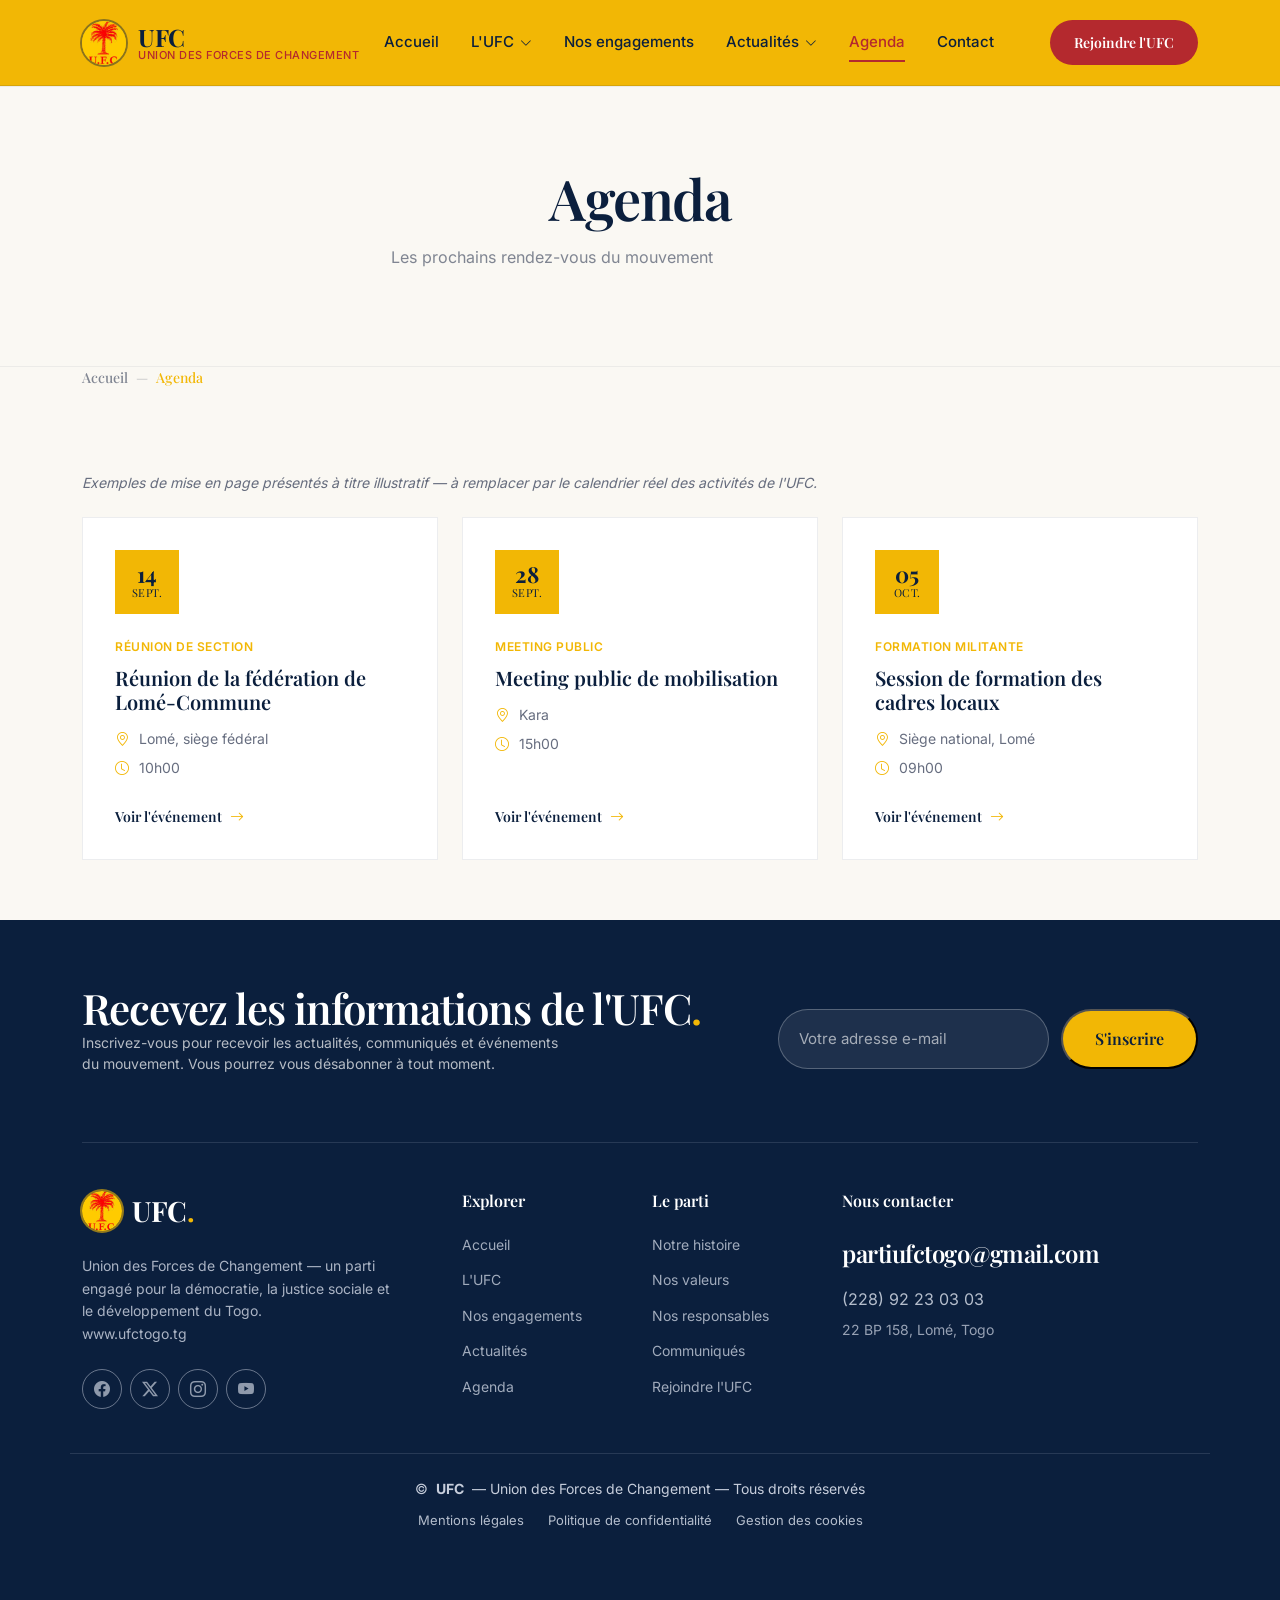
<file: agenda.html>
<!DOCTYPE html>
<html lang="fr">

<head>
  <meta charset="utf-8">
  <meta content="width=device-width, initial-scale=1.0" name="viewport">
  <title>Agenda | UFC</title>
  <meta name="description" content="Les prochains rendez-vous et événements de l&#039;Union des Forces de Changement.">
  <meta name="keywords" content="UFC, Union des Forces de Changement, Togo, parti politique">

  <meta name="robots" content="noindex, nofollow">

  <!-- Vendor CSS Files -->
  <link href="vendors/bootstrap/css/bootstrap.min.css" rel="stylesheet">
  <link href="vendors/bootstrap-icons/bootstrap-icons.css" rel="stylesheet">
  <link href="vendors/aos/aos.css" rel="stylesheet">
  <link href="vendors/glightbox/css/glightbox.min.css" rel="stylesheet">

  <!-- Main CSS File -->
  <link href="assets/css/main.css" rel="stylesheet">
</head>

<body class="">

  <header id="header" class="header d-flex align-items-center sticky-top">
    <div class="container-fluid container-xl position-relative d-flex align-items-center justify-content-between">

      <a href="index.html" class="logo d-flex align-items-center">
        <img src="assets/img/ufc/logo-ufc.jpg" alt="Logo UFC">
        <div>
          <h1 class="sitename">UFC</h1>
          <span class="baseline">Union des Forces de Changement</span>
        </div>
      </a>

      <nav id="navmenu" class="navmenu">
        <ul>
          <li><a href="index.html" class="">Accueil</a></li>

          <li class="dropdown">
            <a href="about.html" class=""><span>L'UFC</span> <i class="bi bi-chevron-down toggle-dropdown"></i></a>
            <ul>
              <li><a href="about.html">Qui sommes-nous</a></li>
              <li><a href="histoire.html">Notre histoire</a></li>
              <li><a href="valeurs.html">Nos valeurs</a></li>
              <li><a href="vision.html">Notre vision</a></li>
              <li><a href="responsables.html">Nos responsables</a></li>
            </ul>
          </li>

          <li><a href="engagements.html" class="">Nos engagements</a></li>

          <li class="dropdown">
            <a href="actualites.html" class=""><span>Actualités</span> <i class="bi bi-chevron-down toggle-dropdown"></i></a>
            <ul>
              <li><a href="actualites.html">Toutes les actualités</a></li>
              <li><a href="communiques.html">Communiqués officiels</a></li>
            </ul>
          </li>

          <li><a href="agenda.html" class="active">Agenda</a></li>
          <li><a href="contact.html" class="">Contact</a></li>
        </ul>
        <i class="mobile-nav-toggle d-xl-none bi bi-list"></i>
      </nav>

      <a href="rejoindre.html" class="btn-cta d-none d-xl-inline-flex">Rejoindre l'UFC</a>

    </div>
  </header>

  <main class="main">

    <div class="page-title" data-aos="fade">
      <div class="heading">
        <div class="container">
          <div class="row d-flex justify-content-center text-center">
            <div class="col-lg-8">
              <h1>Agenda</h1>
              <p>Les prochains rendez-vous du mouvement</p>
            </div>
          </div>
        </div>
      </div>
      <nav class="breadcrumbs">
        <div class="container">
          <ol>
            <li><a href="index.html">Accueil</a></li>
            <li class="current">Agenda</li>
          </ol>
        </div>
      </nav>
    </div><!-- End Page Title -->

    <section id="agenda" class="section">

      <div class="container">

        <p class="mb-4" style="font-size:14px;font-style:italic;color:color-mix(in srgb, var(--default-color), transparent 15%);">Exemples de mise en page présentés à titre illustratif — à remplacer par le calendrier réel des activités de l'UFC.</p>

        <div class="row gy-4 align-items-stretch">

          <div class="col-lg-4" data-aos="fade-up" data-aos-delay="100">
            <div class="agenda-card">
              <div class="agenda-date"><span class="day">14</span><span class="month">Sept.</span></div>
              <span class="agenda-type">Réunion de section</span>
              <h4>Réunion de la fédération de Lomé-Commune</h4>
              <ul class="agenda-meta">
                <li><i class="bi bi-geo-alt"></i> Lomé, siège fédéral</li>
                <li><i class="bi bi-clock"></i> 10h00</li>
              </ul>
              <a href="#" class="read-more">Voir l'événement <i class="bi bi-arrow-right"></i></a>
            </div>
          </div><!-- End Agenda Item -->

          <div class="col-lg-4" data-aos="fade-up" data-aos-delay="200">
            <div class="agenda-card">
              <div class="agenda-date"><span class="day">28</span><span class="month">Sept.</span></div>
              <span class="agenda-type">Meeting public</span>
              <h4>Meeting public de mobilisation</h4>
              <ul class="agenda-meta">
                <li><i class="bi bi-geo-alt"></i> Kara</li>
                <li><i class="bi bi-clock"></i> 15h00</li>
              </ul>
              <a href="#" class="read-more">Voir l'événement <i class="bi bi-arrow-right"></i></a>
            </div>
          </div><!-- End Agenda Item -->

          <div class="col-lg-4" data-aos="fade-up" data-aos-delay="300">
            <div class="agenda-card">
              <div class="agenda-date"><span class="day">05</span><span class="month">Oct.</span></div>
              <span class="agenda-type">Formation militante</span>
              <h4>Session de formation des cadres locaux</h4>
              <ul class="agenda-meta">
                <li><i class="bi bi-geo-alt"></i> Siège national, Lomé</li>
                <li><i class="bi bi-clock"></i> 09h00</li>
              </ul>
              <a href="#" class="read-more">Voir l'événement <i class="bi bi-arrow-right"></i></a>
            </div>
          </div><!-- End Agenda Item -->

        </div>

      </div>

    </section>

  </main>

  <footer id="footer" class="footer dark-background">

    <div class="container">
      <div class="footer-cta">
        <div class="row align-items-center gy-4">
          <div class="col-lg-7">
            <h2>Recevez les informations de l'UFC<span>.</span></h2>
            <p class="newsletter-p">Inscrivez-vous pour recevoir les actualités, communiqués et événements du mouvement. Vous pourrez vous désabonner à tout moment.</p>
          </div>
          <div class="col-lg-5 text-lg-end">
            <form action="forms/newsletter.html" method="post" class="newsletter-form ms-lg-auto">
              <input type="email" name="email" placeholder="Votre adresse e-mail" required="">
              <button type="submit" class="btn-pill">S'inscrire</button>
            </form>
          </div>
        </div>
      </div>
    </div>

    <div class="container footer-top">
      <div class="row gy-4">
        <div class="col-lg-4 col-md-6 footer-about">
          <a href="index.html" class="logo d-flex align-items-center">
            <img src="assets/img/ufc/logo-ufc.jpg" alt="Logo UFC">
            <span class="sitename">UFC<span class="dot">.</span></span>
          </a>
          <p>Union des Forces de Changement — un parti engagé pour la démocratie, la justice sociale et le développement du Togo.<br>www.ufctogo.tg</p>
          <div class="social-links d-flex mt-4">
            <a href="#" aria-label="Facebook" title="À renseigner"><i class="bi bi-facebook"></i></a>
            <a href="#" aria-label="X" title="À renseigner"><i class="bi bi-twitter-x"></i></a>
            <a href="#" aria-label="Instagram" title="À renseigner"><i class="bi bi-instagram"></i></a>
            <a href="#" aria-label="YouTube" title="À renseigner"><i class="bi bi-youtube"></i></a>
          </div>
        </div>

        <div class="col-lg-2 col-md-3 col-6 footer-links">
          <h4>Explorer</h4>
          <ul>
            <li><a href="index.html">Accueil</a></li>
            <li><a href="about.html">L'UFC</a></li>
            <li><a href="engagements.html">Nos engagements</a></li>
            <li><a href="actualites.html">Actualités</a></li>
            <li><a href="agenda.html">Agenda</a></li>
          </ul>
        </div>

        <div class="col-lg-2 col-md-3 col-6 footer-links">
          <h4>Le parti</h4>
          <ul>
            <li><a href="histoire.html">Notre histoire</a></li>
            <li><a href="valeurs.html">Nos valeurs</a></li>
            <li><a href="responsables.html">Nos responsables</a></li>
            <li><a href="communiques.html">Communiqués</a></li>
            <li><a href="rejoindre.html">Rejoindre l'UFC</a></li>
          </ul>
        </div>

        <div class="col-lg-4 col-md-12 footer-contact">
          <h4>Nous contacter</h4>
          <a href="mailto:partiufctogo@gmail.com" class="email-link">partiufctogo@gmail.com</a>
          <p class="phone">(228) 92 23 03 03</p>
          <p class="address">22 BP 158, Lomé, Togo</p>
        </div>

      </div>
    </div>

    <div class="container copyright text-center mt-4">
      <p>© <strong class="px-1 sitename">UFC</strong> <span>— Union des Forces de Changement — Tous droits réservés</span></p>
      <div class="legal-links">
        <a href="#">Mentions légales</a>
        <a href="#">Politique de confidentialité</a>
        <a href="#">Gestion des cookies</a>
      </div>
    

  </footer>

  <!-- Scroll Top -->
  <a href="#" id="scroll-top" class="scroll-top d-flex align-items-center justify-content-center"><i class="bi bi-arrow-up-short"></i></a>

  <!-- Preloader -->
  <div id="preloader"></div>

  <!-- Vendor JS Files -->
  <script src="vendors/bootstrap/js/bootstrap.bundle.min.js"></script>
  <script src="vendors/php-email-form/validate.js"></script>
  <script src="vendors/aos/aos.js"></script>
  <script src="vendors/imagesloaded/imagesloaded.pkgd.min.js"></script>
  <script src="vendors/isotope-layout/isotope.pkgd.min.js"></script>
  <script src="vendors/glightbox/js/glightbox.min.js"></script>
  <script src="vendors/purecounter/purecounter_vanilla.js"></script>

  <!-- Main JS File -->
  <script src="assets/js/main.js"></script>
</body>

</html>
</file>
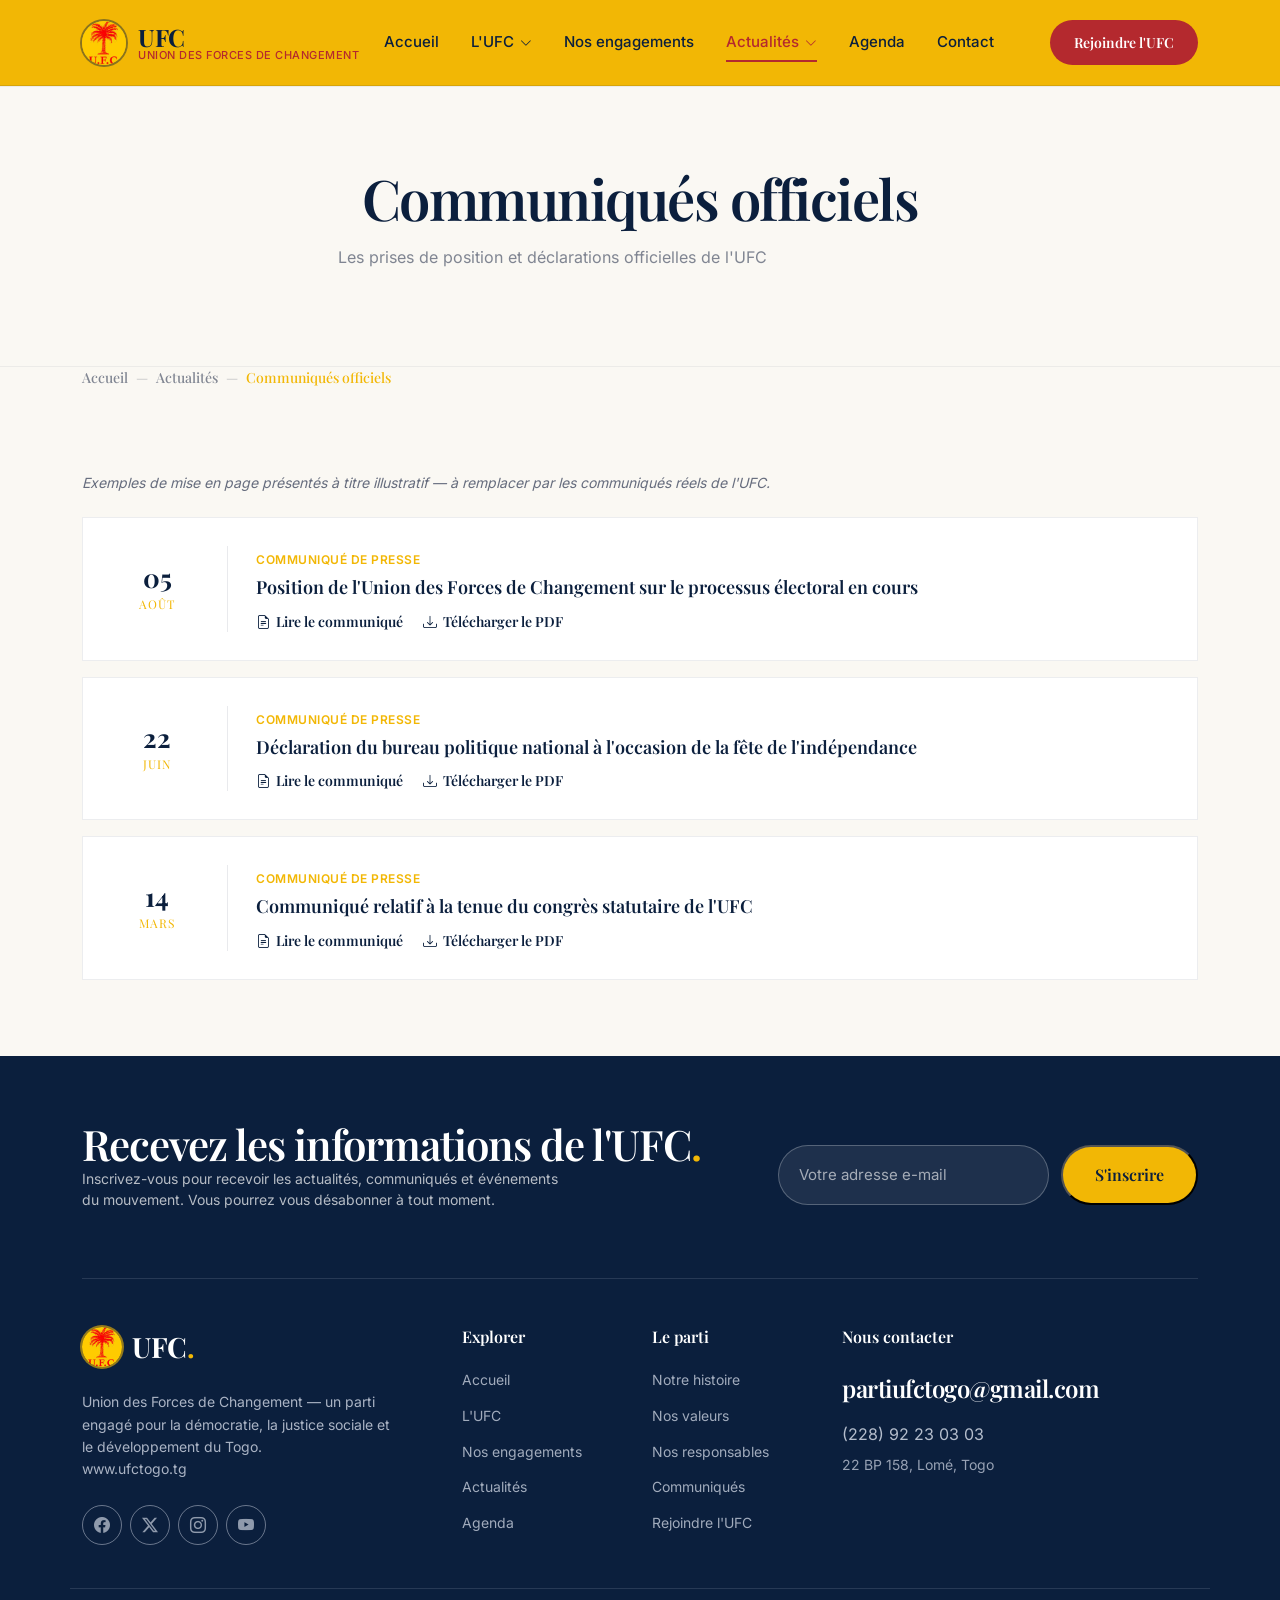
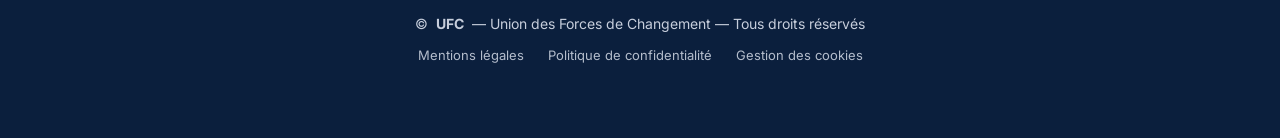
<file: communiques.html>
<!DOCTYPE html>
<html lang="fr">

<head>
  <meta charset="utf-8">
  <meta content="width=device-width, initial-scale=1.0" name="viewport">
  <title>Communiqués officiels | UFC</title>
  <meta name="description" content="Les communiqués et prises de position officielles de l&#039;Union des Forces de Changement.">
  <meta name="keywords" content="UFC, Union des Forces de Changement, Togo, parti politique">

  <meta name="robots" content="noindex, nofollow">

  <!-- Vendor CSS Files -->
  <link href="vendors/bootstrap/css/bootstrap.min.css" rel="stylesheet">
  <link href="vendors/bootstrap-icons/bootstrap-icons.css" rel="stylesheet">
  <link href="vendors/aos/aos.css" rel="stylesheet">
  <link href="vendors/glightbox/css/glightbox.min.css" rel="stylesheet">

  <!-- Main CSS File -->
  <link href="assets/css/main.css" rel="stylesheet">
</head>

<body class="">

  <header id="header" class="header d-flex align-items-center sticky-top">
    <div class="container-fluid container-xl position-relative d-flex align-items-center justify-content-between">

      <a href="index.html" class="logo d-flex align-items-center">
        <img src="assets/img/ufc/logo-ufc.jpg" alt="Logo UFC">
        <div>
          <h1 class="sitename">UFC</h1>
          <span class="baseline">Union des Forces de Changement</span>
        </div>
      </a>

      <nav id="navmenu" class="navmenu">
        <ul>
          <li><a href="index.html" class="">Accueil</a></li>

          <li class="dropdown">
            <a href="about.html" class=""><span>L'UFC</span> <i class="bi bi-chevron-down toggle-dropdown"></i></a>
            <ul>
              <li><a href="about.html">Qui sommes-nous</a></li>
              <li><a href="histoire.html">Notre histoire</a></li>
              <li><a href="valeurs.html">Nos valeurs</a></li>
              <li><a href="vision.html">Notre vision</a></li>
              <li><a href="responsables.html">Nos responsables</a></li>
            </ul>
          </li>

          <li><a href="engagements.html" class="">Nos engagements</a></li>

          <li class="dropdown">
            <a href="actualites.html" class="active"><span>Actualités</span> <i class="bi bi-chevron-down toggle-dropdown"></i></a>
            <ul>
              <li><a href="actualites.html">Toutes les actualités</a></li>
              <li><a href="communiques.html">Communiqués officiels</a></li>
            </ul>
          </li>

          <li><a href="agenda.html" class="">Agenda</a></li>
          <li><a href="contact.html" class="">Contact</a></li>
        </ul>
        <i class="mobile-nav-toggle d-xl-none bi bi-list"></i>
      </nav>

      <a href="rejoindre.html" class="btn-cta d-none d-xl-inline-flex">Rejoindre l'UFC</a>

    </div>
  </header>

  <main class="main">

    <div class="page-title" data-aos="fade">
      <div class="heading">
        <div class="container">
          <div class="row d-flex justify-content-center text-center">
            <div class="col-lg-8">
              <h1>Communiqués officiels</h1>
              <p>Les prises de position et déclarations officielles de l'UFC</p>
            </div>
          </div>
        </div>
      </div>
      <nav class="breadcrumbs">
        <div class="container">
          <ol>
            <li><a href="index.html">Accueil</a></li>
            <li><a href="actualites.html">Actualités</a></li>
            <li class="current">Communiqués officiels</li>
          </ol>
        </div>
      </nav>
    </div><!-- End Page Title -->

    <section id="communiques" class="section">

      <div class="container">

        <p class="mb-4" style="font-size:14px;font-style:italic;color:color-mix(in srgb, var(--default-color), transparent 15%);">Exemples de mise en page présentés à titre illustratif — à remplacer par les communiqués réels de l'UFC.</p>

        <div data-aos="fade-up" data-aos-delay="100">

          <div class="communique-item">
            <div class="comm-date">
              <span class="day">05</span>
              <span class="month">Août</span>
            </div>
            <div class="comm-body">
              <span class="comm-tag">Communiqué de presse</span>
              <h4>Position de l'Union des Forces de Changement sur le processus électoral en cours</h4>
              <div class="comm-actions">
                <a href="#"><i class="bi bi-file-earmark-text"></i> Lire le communiqué</a>
                <a href="#"><i class="bi bi-download"></i> Télécharger le PDF</a>
              </div>
            </div>
          </div>

          <div class="communique-item">
            <div class="comm-date">
              <span class="day">22</span>
              <span class="month">Juin</span>
            </div>
            <div class="comm-body">
              <span class="comm-tag">Communiqué de presse</span>
              <h4>Déclaration du bureau politique national à l'occasion de la fête de l'indépendance</h4>
              <div class="comm-actions">
                <a href="#"><i class="bi bi-file-earmark-text"></i> Lire le communiqué</a>
                <a href="#"><i class="bi bi-download"></i> Télécharger le PDF</a>
              </div>
            </div>
          </div>

          <div class="communique-item">
            <div class="comm-date">
              <span class="day">14</span>
              <span class="month">Mars</span>
            </div>
            <div class="comm-body">
              <span class="comm-tag">Communiqué de presse</span>
              <h4>Communiqué relatif à la tenue du congrès statutaire de l'UFC</h4>
              <div class="comm-actions">
                <a href="#"><i class="bi bi-file-earmark-text"></i> Lire le communiqué</a>
                <a href="#"><i class="bi bi-download"></i> Télécharger le PDF</a>
              </div>
            </div>
          </div>

        </div>

      </div>

    </section>

  </main>

  <footer id="footer" class="footer dark-background">

    <div class="container">
      <div class="footer-cta">
        <div class="row align-items-center gy-4">
          <div class="col-lg-7">
            <h2>Recevez les informations de l'UFC<span>.</span></h2>
            <p class="newsletter-p">Inscrivez-vous pour recevoir les actualités, communiqués et événements du mouvement. Vous pourrez vous désabonner à tout moment.</p>
          </div>
          <div class="col-lg-5 text-lg-end">
            <form action="forms/newsletter.html" method="post" class="newsletter-form ms-lg-auto">
              <input type="email" name="email" placeholder="Votre adresse e-mail" required="">
              <button type="submit" class="btn-pill">S'inscrire</button>
            </form>
          </div>
        </div>
      </div>
    </div>

    <div class="container footer-top">
      <div class="row gy-4">
        <div class="col-lg-4 col-md-6 footer-about">
          <a href="index.html" class="logo d-flex align-items-center">
            <img src="assets/img/ufc/logo-ufc.jpg" alt="Logo UFC">
            <span class="sitename">UFC<span class="dot">.</span></span>
          </a>
          <p>Union des Forces de Changement — un parti engagé pour la démocratie, la justice sociale et le développement du Togo.<br>www.ufctogo.tg</p>
          <div class="social-links d-flex mt-4">
            <a href="#" aria-label="Facebook" title="À renseigner"><i class="bi bi-facebook"></i></a>
            <a href="#" aria-label="X" title="À renseigner"><i class="bi bi-twitter-x"></i></a>
            <a href="#" aria-label="Instagram" title="À renseigner"><i class="bi bi-instagram"></i></a>
            <a href="#" aria-label="YouTube" title="À renseigner"><i class="bi bi-youtube"></i></a>
          </div>
        </div>

        <div class="col-lg-2 col-md-3 col-6 footer-links">
          <h4>Explorer</h4>
          <ul>
            <li><a href="index.html">Accueil</a></li>
            <li><a href="about.html">L'UFC</a></li>
            <li><a href="engagements.html">Nos engagements</a></li>
            <li><a href="actualites.html">Actualités</a></li>
            <li><a href="agenda.html">Agenda</a></li>
          </ul>
        </div>

        <div class="col-lg-2 col-md-3 col-6 footer-links">
          <h4>Le parti</h4>
          <ul>
            <li><a href="histoire.html">Notre histoire</a></li>
            <li><a href="valeurs.html">Nos valeurs</a></li>
            <li><a href="responsables.html">Nos responsables</a></li>
            <li><a href="communiques.html">Communiqués</a></li>
            <li><a href="rejoindre.html">Rejoindre l'UFC</a></li>
          </ul>
        </div>

        <div class="col-lg-4 col-md-12 footer-contact">
          <h4>Nous contacter</h4>
          <a href="mailto:partiufctogo@gmail.com" class="email-link">partiufctogo@gmail.com</a>
          <p class="phone">(228) 92 23 03 03</p>
          <p class="address">22 BP 158, Lomé, Togo</p>
        </div>

      </div>
    </div>

    <div class="container copyright text-center mt-4">
      <p>© <strong class="px-1 sitename">UFC</strong> <span>— Union des Forces de Changement — Tous droits réservés</span></p>
      <div class="legal-links">
        <a href="#">Mentions légales</a>
        <a href="#">Politique de confidentialité</a>
        <a href="#">Gestion des cookies</a>
      </div>
    

  </footer>

  <!-- Scroll Top -->
  <a href="#" id="scroll-top" class="scroll-top d-flex align-items-center justify-content-center"><i class="bi bi-arrow-up-short"></i></a>

  <!-- Preloader -->
  <div id="preloader"></div>

  <!-- Vendor JS Files -->
  <script src="vendors/bootstrap/js/bootstrap.bundle.min.js"></script>
  <script src="vendors/php-email-form/validate.js"></script>
  <script src="vendors/aos/aos.js"></script>
  <script src="vendors/imagesloaded/imagesloaded.pkgd.min.js"></script>
  <script src="vendors/isotope-layout/isotope.pkgd.min.js"></script>
  <script src="vendors/glightbox/js/glightbox.min.js"></script>
  <script src="vendors/purecounter/purecounter_vanilla.js"></script>

  <!-- Main JS File -->
  <script src="assets/js/main.js"></script>
</body>

</html>
</file>
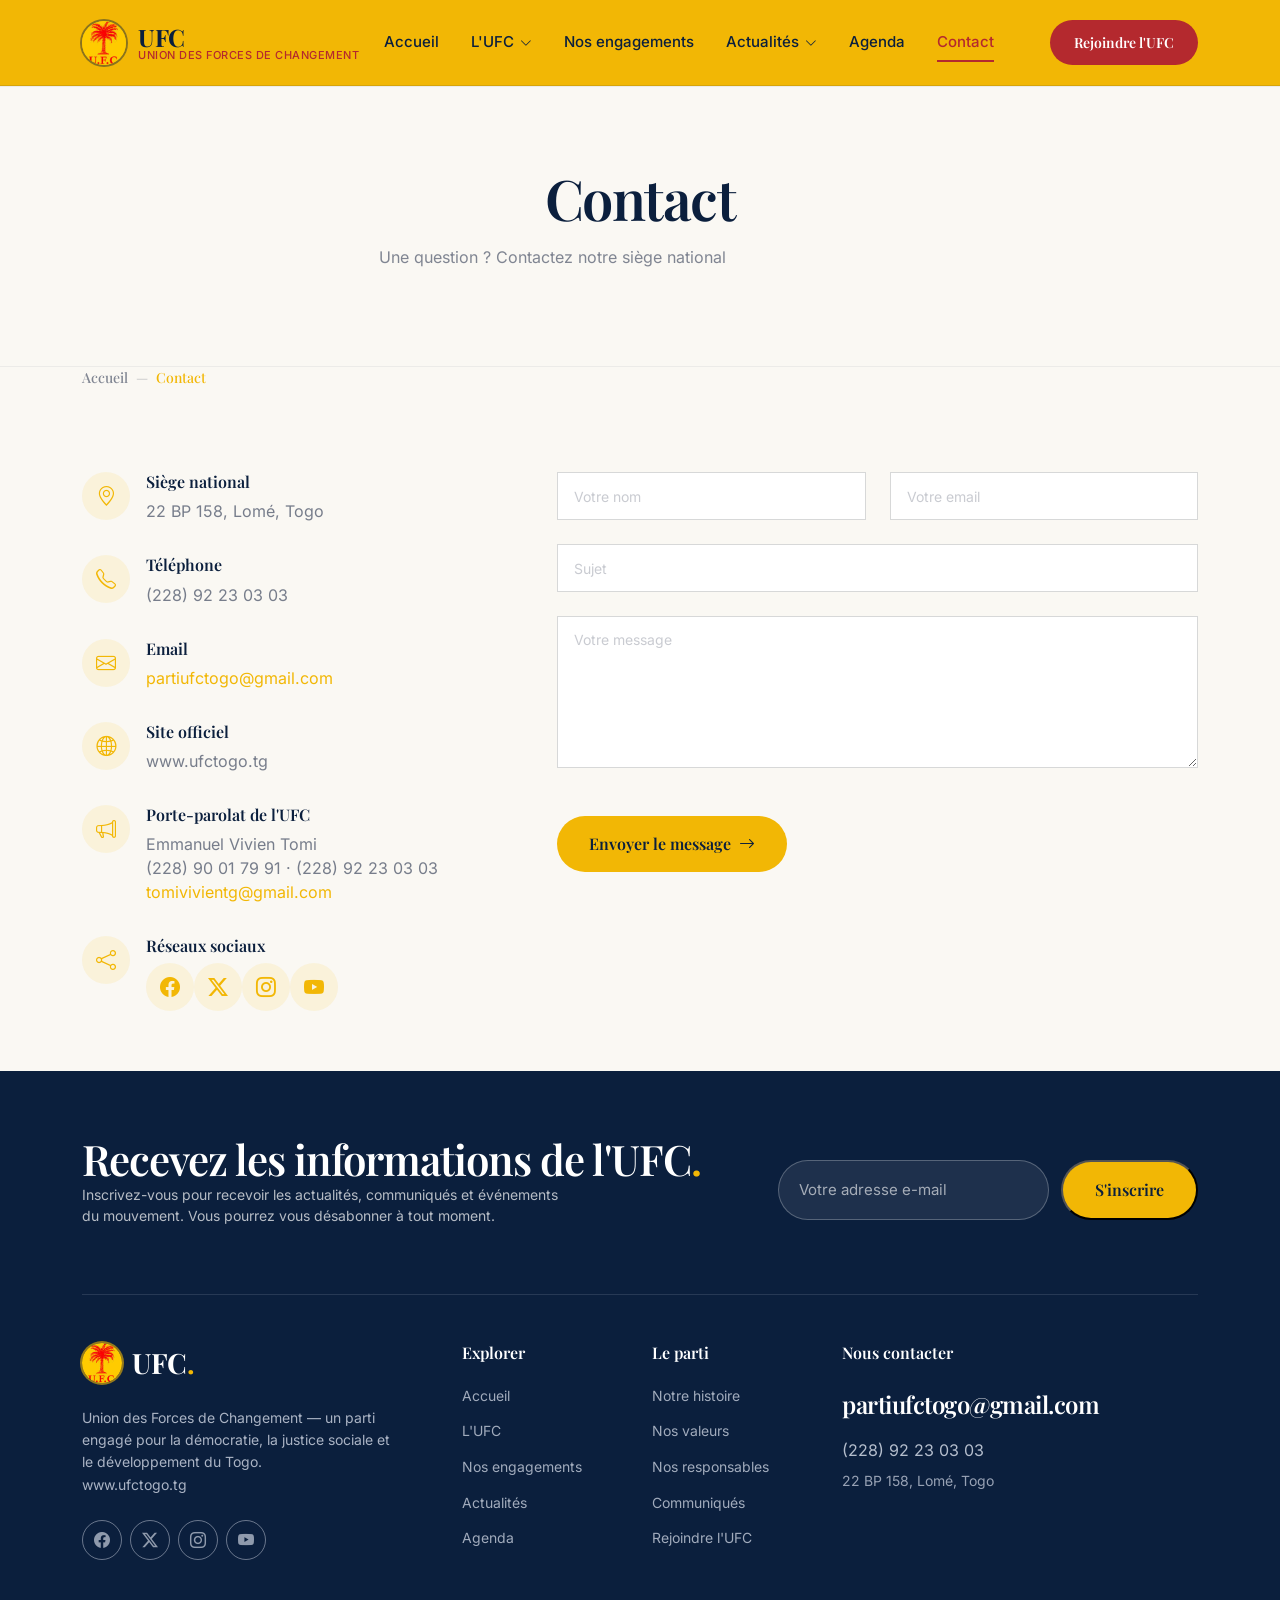
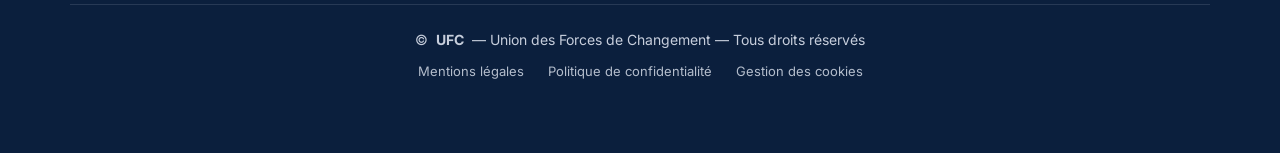
<file: contact.html>
<!DOCTYPE html>
<html lang="fr">

<head>
  <meta charset="utf-8">
  <meta content="width=device-width, initial-scale=1.0" name="viewport">
  <title>Contact | UFC</title>
  <meta name="description" content="Contactez le siège national de l&#039;Union des Forces de Changement.">
  <meta name="keywords" content="UFC, Union des Forces de Changement, Togo, parti politique">

  <meta name="robots" content="noindex, nofollow">

  <!-- Vendor CSS Files -->
  <link href="vendors/bootstrap/css/bootstrap.min.css" rel="stylesheet">
  <link href="vendors/bootstrap-icons/bootstrap-icons.css" rel="stylesheet">
  <link href="vendors/aos/aos.css" rel="stylesheet">
  <link href="vendors/glightbox/css/glightbox.min.css" rel="stylesheet">

  <!-- Main CSS File -->
  <link href="assets/css/main.css" rel="stylesheet">
</head>

<body class="">

  <header id="header" class="header d-flex align-items-center sticky-top">
    <div class="container-fluid container-xl position-relative d-flex align-items-center justify-content-between">

      <a href="index.html" class="logo d-flex align-items-center">
        <img src="assets/img/ufc/logo-ufc.jpg" alt="Logo UFC">
        <div>
          <h1 class="sitename">UFC</h1>
          <span class="baseline">Union des Forces de Changement</span>
        </div>
      </a>

      <nav id="navmenu" class="navmenu">
        <ul>
          <li><a href="index.html" class="">Accueil</a></li>

          <li class="dropdown">
            <a href="about.html" class=""><span>L'UFC</span> <i class="bi bi-chevron-down toggle-dropdown"></i></a>
            <ul>
              <li><a href="about.html">Qui sommes-nous</a></li>
              <li><a href="histoire.html">Notre histoire</a></li>
              <li><a href="valeurs.html">Nos valeurs</a></li>
              <li><a href="vision.html">Notre vision</a></li>
              <li><a href="responsables.html">Nos responsables</a></li>
            </ul>
          </li>

          <li><a href="engagements.html" class="">Nos engagements</a></li>

          <li class="dropdown">
            <a href="actualites.html" class=""><span>Actualités</span> <i class="bi bi-chevron-down toggle-dropdown"></i></a>
            <ul>
              <li><a href="actualites.html">Toutes les actualités</a></li>
              <li><a href="communiques.html">Communiqués officiels</a></li>
            </ul>
          </li>

          <li><a href="agenda.html" class="">Agenda</a></li>
          <li><a href="contact.html" class="active">Contact</a></li>
        </ul>
        <i class="mobile-nav-toggle d-xl-none bi bi-list"></i>
      </nav>

      <a href="rejoindre.html" class="btn-cta d-none d-xl-inline-flex">Rejoindre l'UFC</a>

    </div>
  </header>

  <main class="main">

    <div class="page-title" data-aos="fade">
      <div class="heading">
        <div class="container">
          <div class="row d-flex justify-content-center text-center">
            <div class="col-lg-8">
              <h1>Contact</h1>
              <p>Une question ? Contactez notre siège national</p>
            </div>
          </div>
        </div>
      </div>
      <nav class="breadcrumbs">
        <div class="container">
          <ol>
            <li><a href="index.html">Accueil</a></li>
            <li class="current">Contact</li>
          </ol>
        </div>
      </nav>
    </div><!-- End Page Title -->

    <section id="contact" class="contact section">

      <div class="container" data-aos="fade-up" data-aos-delay="100">

        <div class="row gy-5">

          <div class="col-lg-5">
            <div class="contact-info">

              <div class="info-item" data-aos="fade-up" data-aos-delay="200">
                <i class="bi bi-geo-alt"></i>
                <div class="info-text">
                  <h5>Siège national</h5>
                  <p>22 BP 158, Lomé, Togo</p>
                </div>
              </div><!-- End Info Item -->

              <div class="info-item" data-aos="fade-up" data-aos-delay="250">
                <i class="bi bi-telephone"></i>
                <div class="info-text">
                  <h5>Téléphone</h5>
                  <p>(228) 92 23 03 03</p>
                </div>
              </div><!-- End Info Item -->

              <div class="info-item" data-aos="fade-up" data-aos-delay="300">
                <i class="bi bi-envelope"></i>
                <div class="info-text">
                  <h5>Email</h5>
                  <p><a href="mailto:partiufctogo@gmail.com">partiufctogo@gmail.com</a></p>
                </div>
              </div><!-- End Info Item -->

              <div class="info-item" data-aos="fade-up" data-aos-delay="325">
                <i class="bi bi-globe2"></i>
                <div class="info-text">
                  <h5>Site officiel</h5>
                  <p>www.ufctogo.tg</p>
                </div>
              </div><!-- End Info Item -->

              <div class="info-item" data-aos="fade-up" data-aos-delay="350">
                <i class="bi bi-megaphone"></i>
                <div class="info-text">
                  <h5>Porte-parolat de l'UFC</h5>
                  <p>Emmanuel Vivien Tomi<br>(228) 90 01 79 91 · (228) 92 23 03 03<br><a href="mailto:tomivivientg@gmail.com">tomivivientg@gmail.com</a></p>
                </div>
              </div><!-- End Info Item -->

              <div class="info-item" data-aos="fade-up" data-aos-delay="400">
                <i class="bi bi-share"></i>
                <div class="info-text">
                  <h5>Réseaux sociaux</h5>
                  <div class="social-links d-flex mt-2">
                    <a href="#" aria-label="Facebook" title="À renseigner"><i class="bi bi-facebook"></i></a>
                    <a href="#" aria-label="X" title="À renseigner"><i class="bi bi-twitter-x"></i></a>
                    <a href="#" aria-label="Instagram" title="À renseigner"><i class="bi bi-instagram"></i></a>
                    <a href="#" aria-label="YouTube" title="À renseigner"><i class="bi bi-youtube"></i></a>
                  </div>
                </div>
              </div><!-- End Info Item -->

            </div>
          </div>

          <div class="col-lg-7">
            <form action="forms/contact.html" method="post" class="php-email-form" data-aos="fade-up" data-aos-delay="200">
              <div class="row gy-4">

                <div class="col-md-6">
                  <input type="text" name="name" class="form-control" placeholder="Votre nom" required="" autocomplete="name">
                </div>

                <div class="col-md-6">
                  <input type="email" name="email" class="form-control" placeholder="Votre email" required="" autocomplete="email">
                </div>

                <div class="col-12">
                  <input type="text" name="subject" class="form-control" placeholder="Sujet" required="">
                </div>

                <div class="col-12">
                  <textarea name="message" rows="6" class="form-control" placeholder="Votre message" required=""></textarea>
                </div>

                <div class="col-12">
                  <div class="loading">Chargement</div>
                  <div class="error-message"></div>
                  <div class="sent-message">Votre message a été envoyé. Merci !</div>
                </div>

                <div class="col-12">
                  <button type="submit" class="btn-pill">Envoyer le message <i class="bi bi-arrow-right"></i></button>
                </div>

              </div>
            </form>
          </div>

        </div>

      </div>

    </section>

  </main>

  <footer id="footer" class="footer dark-background">

    <div class="container">
      <div class="footer-cta">
        <div class="row align-items-center gy-4">
          <div class="col-lg-7">
            <h2>Recevez les informations de l'UFC<span>.</span></h2>
            <p class="newsletter-p">Inscrivez-vous pour recevoir les actualités, communiqués et événements du mouvement. Vous pourrez vous désabonner à tout moment.</p>
          </div>
          <div class="col-lg-5 text-lg-end">
            <form action="forms/newsletter.html" method="post" class="newsletter-form ms-lg-auto">
              <input type="email" name="email" placeholder="Votre adresse e-mail" required="">
              <button type="submit" class="btn-pill">S'inscrire</button>
            </form>
          </div>
        </div>
      </div>
    </div>

    <div class="container footer-top">
      <div class="row gy-4">
        <div class="col-lg-4 col-md-6 footer-about">
          <a href="index.html" class="logo d-flex align-items-center">
            <img src="assets/img/ufc/logo-ufc.jpg" alt="Logo UFC">
            <span class="sitename">UFC<span class="dot">.</span></span>
          </a>
          <p>Union des Forces de Changement — un parti engagé pour la démocratie, la justice sociale et le développement du Togo.<br>www.ufctogo.tg</p>
          <div class="social-links d-flex mt-4">
            <a href="#" aria-label="Facebook" title="À renseigner"><i class="bi bi-facebook"></i></a>
            <a href="#" aria-label="X" title="À renseigner"><i class="bi bi-twitter-x"></i></a>
            <a href="#" aria-label="Instagram" title="À renseigner"><i class="bi bi-instagram"></i></a>
            <a href="#" aria-label="YouTube" title="À renseigner"><i class="bi bi-youtube"></i></a>
          </div>
        </div>

        <div class="col-lg-2 col-md-3 col-6 footer-links">
          <h4>Explorer</h4>
          <ul>
            <li><a href="index.html">Accueil</a></li>
            <li><a href="about.html">L'UFC</a></li>
            <li><a href="engagements.html">Nos engagements</a></li>
            <li><a href="actualites.html">Actualités</a></li>
            <li><a href="agenda.html">Agenda</a></li>
          </ul>
        </div>

        <div class="col-lg-2 col-md-3 col-6 footer-links">
          <h4>Le parti</h4>
          <ul>
            <li><a href="histoire.html">Notre histoire</a></li>
            <li><a href="valeurs.html">Nos valeurs</a></li>
            <li><a href="responsables.html">Nos responsables</a></li>
            <li><a href="communiques.html">Communiqués</a></li>
            <li><a href="rejoindre.html">Rejoindre l'UFC</a></li>
          </ul>
        </div>

        <div class="col-lg-4 col-md-12 footer-contact">
          <h4>Nous contacter</h4>
          <a href="mailto:partiufctogo@gmail.com" class="email-link">partiufctogo@gmail.com</a>
          <p class="phone">(228) 92 23 03 03</p>
          <p class="address">22 BP 158, Lomé, Togo</p>
        </div>

      </div>
    </div>

    <div class="container copyright text-center mt-4">
      <p>© <strong class="px-1 sitename">UFC</strong> <span>— Union des Forces de Changement — Tous droits réservés</span></p>
      <div class="legal-links">
        <a href="#">Mentions légales</a>
        <a href="#">Politique de confidentialité</a>
        <a href="#">Gestion des cookies</a>
      </div>
    

  </footer>

  <!-- Scroll Top -->
  <a href="#" id="scroll-top" class="scroll-top d-flex align-items-center justify-content-center"><i class="bi bi-arrow-up-short"></i></a>

  <!-- Preloader -->
  <div id="preloader"></div>

  <!-- Vendor JS Files -->
  <script src="vendors/bootstrap/js/bootstrap.bundle.min.js"></script>
  <script src="vendors/php-email-form/validate.js"></script>
  <script src="vendors/aos/aos.js"></script>
  <script src="vendors/imagesloaded/imagesloaded.pkgd.min.js"></script>
  <script src="vendors/isotope-layout/isotope.pkgd.min.js"></script>
  <script src="vendors/glightbox/js/glightbox.min.js"></script>
  <script src="vendors/purecounter/purecounter_vanilla.js"></script>

  <!-- Main JS File -->
  <script src="assets/js/main.js"></script>
</body>

</html>
</file>
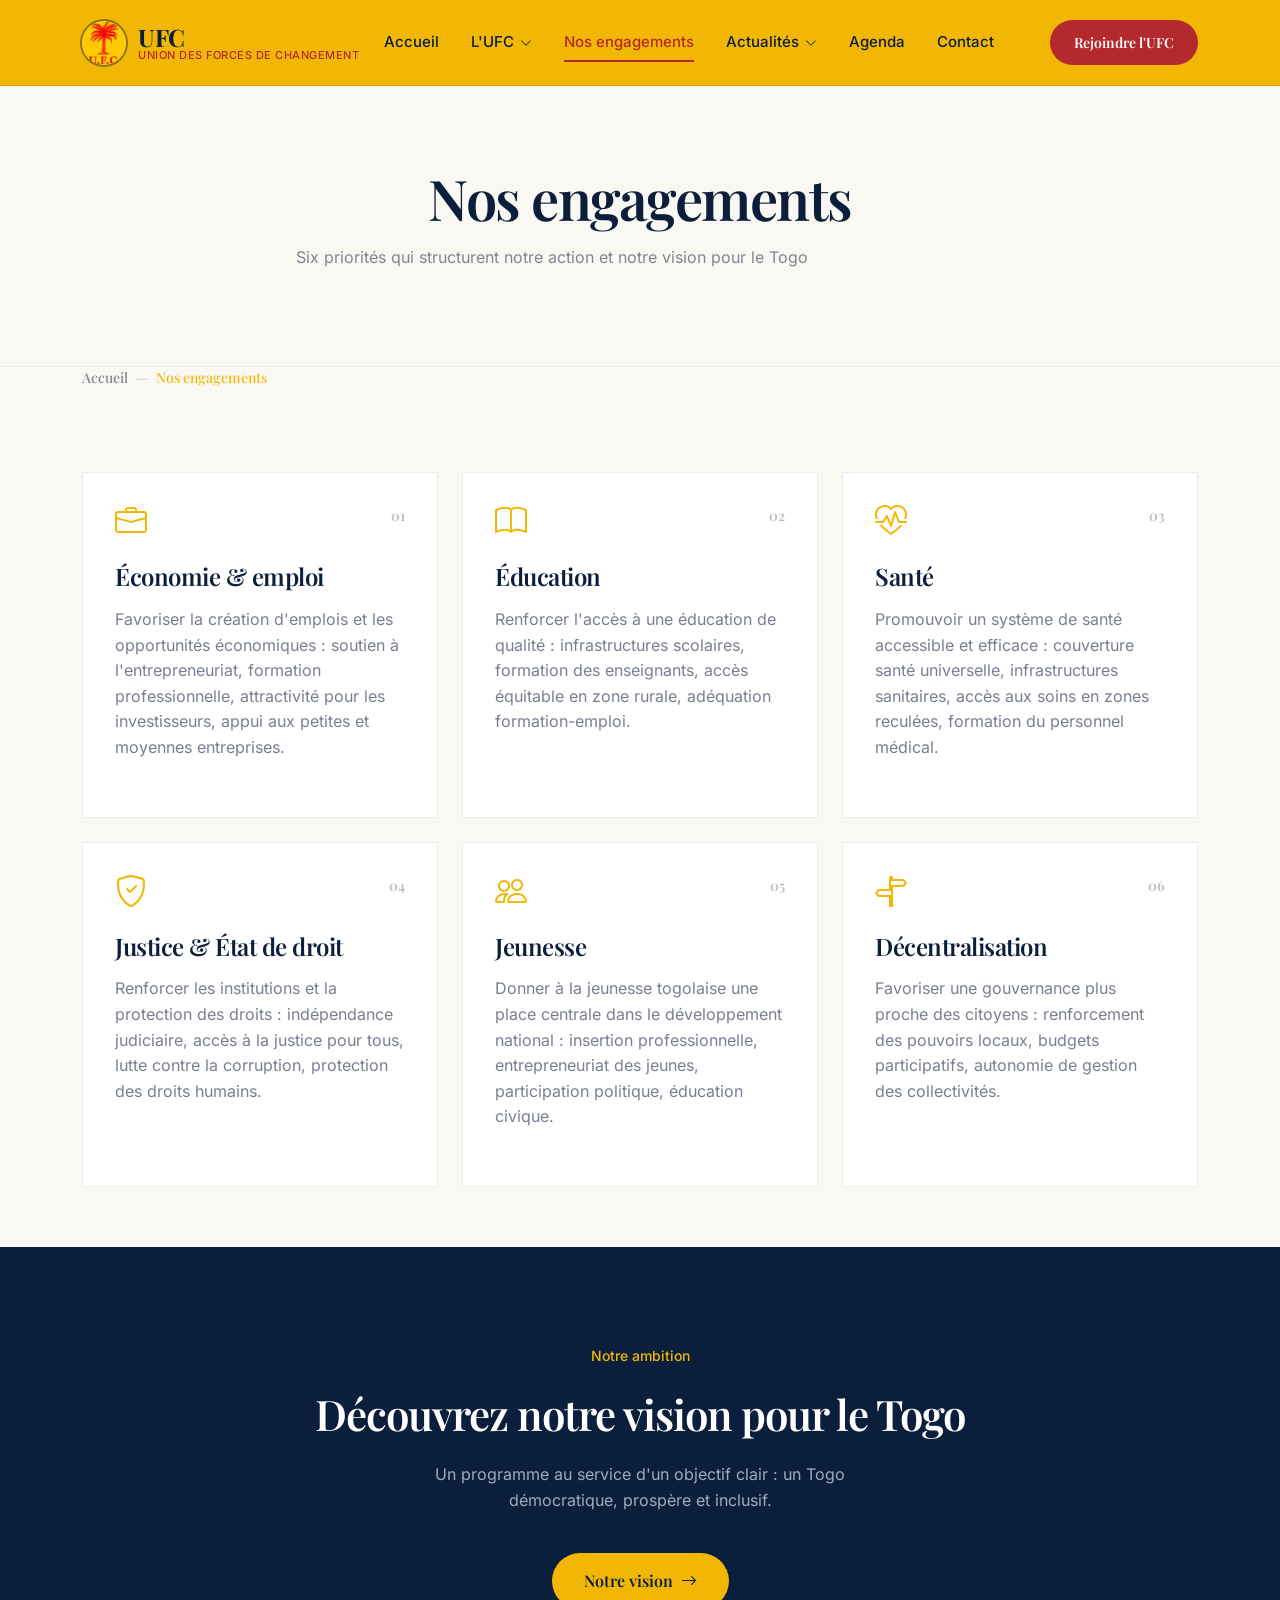
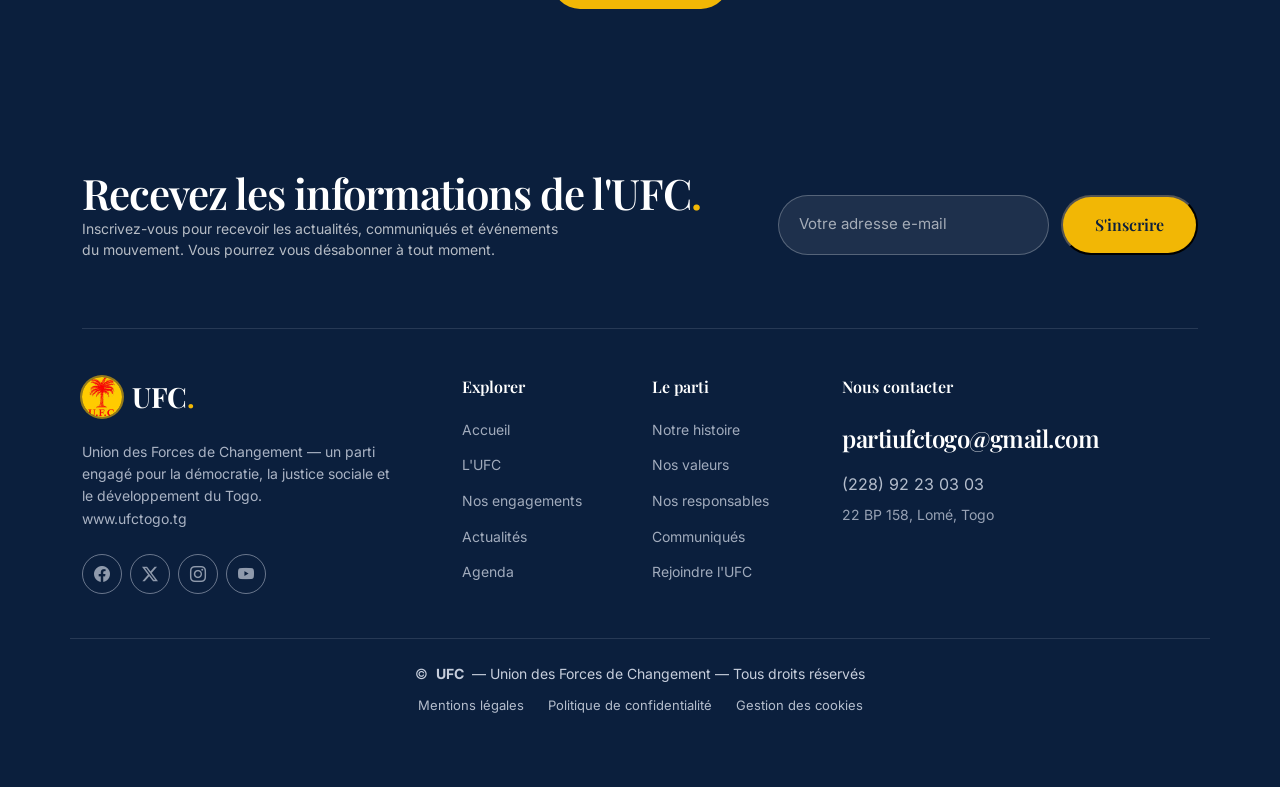
<file: engagements.html>
<!DOCTYPE html>
<html lang="fr">

<head>
  <meta charset="utf-8">
  <meta content="width=device-width, initial-scale=1.0" name="viewport">
  <title>Nos engagements | UFC</title>
  <meta name="description" content="Les six priorités programmatiques de l&#039;Union des Forces de Changement pour le Togo.">
  <meta name="keywords" content="UFC, Union des Forces de Changement, Togo, parti politique">

  <meta name="robots" content="noindex, nofollow">

  <!-- Vendor CSS Files -->
  <link href="vendors/bootstrap/css/bootstrap.min.css" rel="stylesheet">
  <link href="vendors/bootstrap-icons/bootstrap-icons.css" rel="stylesheet">
  <link href="vendors/aos/aos.css" rel="stylesheet">
  <link href="vendors/glightbox/css/glightbox.min.css" rel="stylesheet">

  <!-- Main CSS File -->
  <link href="assets/css/main.css" rel="stylesheet">
</head>

<body class="">

  <header id="header" class="header d-flex align-items-center sticky-top">
    <div class="container-fluid container-xl position-relative d-flex align-items-center justify-content-between">

      <a href="index.html" class="logo d-flex align-items-center">
        <img src="assets/img/ufc/logo-ufc.jpg" alt="Logo UFC">
        <div>
          <h1 class="sitename">UFC</h1>
          <span class="baseline">Union des Forces de Changement</span>
        </div>
      </a>

      <nav id="navmenu" class="navmenu">
        <ul>
          <li><a href="index.html" class="">Accueil</a></li>

          <li class="dropdown">
            <a href="about.html" class=""><span>L'UFC</span> <i class="bi bi-chevron-down toggle-dropdown"></i></a>
            <ul>
              <li><a href="about.html">Qui sommes-nous</a></li>
              <li><a href="histoire.html">Notre histoire</a></li>
              <li><a href="valeurs.html">Nos valeurs</a></li>
              <li><a href="vision.html">Notre vision</a></li>
              <li><a href="responsables.html">Nos responsables</a></li>
            </ul>
          </li>

          <li><a href="engagements.html" class="active">Nos engagements</a></li>

          <li class="dropdown">
            <a href="actualites.html" class=""><span>Actualités</span> <i class="bi bi-chevron-down toggle-dropdown"></i></a>
            <ul>
              <li><a href="actualites.html">Toutes les actualités</a></li>
              <li><a href="communiques.html">Communiqués officiels</a></li>
            </ul>
          </li>

          <li><a href="agenda.html" class="">Agenda</a></li>
          <li><a href="contact.html" class="">Contact</a></li>
        </ul>
        <i class="mobile-nav-toggle d-xl-none bi bi-list"></i>
      </nav>

      <a href="rejoindre.html" class="btn-cta d-none d-xl-inline-flex">Rejoindre l'UFC</a>

    </div>
  </header>

  <main class="main">

    <div class="page-title" data-aos="fade">
      <div class="heading">
        <div class="container">
          <div class="row d-flex justify-content-center text-center">
            <div class="col-lg-8">
              <h1>Nos engagements</h1>
              <p>Six priorités qui structurent notre action et notre vision pour le Togo</p>
            </div>
          </div>
        </div>
      </div>
      <nav class="breadcrumbs">
        <div class="container">
          <ol>
            <li><a href="index.html">Accueil</a></li>
            <li class="current">Nos engagements</li>
          </ol>
        </div>
      </nav>
    </div><!-- End Page Title -->

    <section id="engagements" class="services section">

      <div class="container">

        <div class="row gy-4">

          <div class="col-lg-4 col-md-6" data-aos="fade-up" data-aos-delay="100">
            <div class="service-item">
              <div class="item-top">
                <i class="bi bi-briefcase"></i>
                <span class="index">01</span>
              </div>
              <h4>Économie &amp; emploi</h4>
              <p>Favoriser la création d'emplois et les opportunités économiques : soutien à l'entrepreneuriat, formation professionnelle, attractivité pour les investisseurs, appui aux petites et moyennes entreprises.</p>
            </div>
          </div><!-- End Engagement Item -->

          <div class="col-lg-4 col-md-6" data-aos="fade-up" data-aos-delay="200">
            <div class="service-item">
              <div class="item-top">
                <i class="bi bi-book"></i>
                <span class="index">02</span>
              </div>
              <h4>Éducation</h4>
              <p>Renforcer l'accès à une éducation de qualité : infrastructures scolaires, formation des enseignants, accès équitable en zone rurale, adéquation formation-emploi.</p>
            </div>
          </div><!-- End Engagement Item -->

          <div class="col-lg-4 col-md-6" data-aos="fade-up" data-aos-delay="300">
            <div class="service-item">
              <div class="item-top">
                <i class="bi bi-heart-pulse"></i>
                <span class="index">03</span>
              </div>
              <h4>Santé</h4>
              <p>Promouvoir un système de santé accessible et efficace : couverture santé universelle, infrastructures sanitaires, accès aux soins en zones reculées, formation du personnel médical.</p>
            </div>
          </div><!-- End Engagement Item -->

          <div class="col-lg-4 col-md-6" data-aos="fade-up" data-aos-delay="100">
            <div class="service-item">
              <div class="item-top">
                <i class="bi bi-shield-check"></i>
                <span class="index">04</span>
              </div>
              <h4>Justice &amp; État de droit</h4>
              <p>Renforcer les institutions et la protection des droits : indépendance judiciaire, accès à la justice pour tous, lutte contre la corruption, protection des droits humains.</p>
            </div>
          </div><!-- End Engagement Item -->

          <div class="col-lg-4 col-md-6" data-aos="fade-up" data-aos-delay="200">
            <div class="service-item">
              <div class="item-top">
                <i class="bi bi-people"></i>
                <span class="index">05</span>
              </div>
              <h4>Jeunesse</h4>
              <p>Donner à la jeunesse togolaise une place centrale dans le développement national : insertion professionnelle, entrepreneuriat des jeunes, participation politique, éducation civique.</p>
            </div>
          </div><!-- End Engagement Item -->

          <div class="col-lg-4 col-md-6" data-aos="fade-up" data-aos-delay="300">
            <div class="service-item">
              <div class="item-top">
                <i class="bi bi-signpost-split"></i>
                <span class="index">06</span>
              </div>
              <h4>Décentralisation</h4>
              <p>Favoriser une gouvernance plus proche des citoyens : renforcement des pouvoirs locaux, budgets participatifs, autonomie de gestion des collectivités.</p>
            </div>
          </div><!-- End Engagement Item -->

        </div>

      </div>

    </section>

    <!-- CTA -->
    <section class="call-to-action section dark-background">
      <div class="container" data-aos="fade-up" data-aos-delay="100">
        <div class="row justify-content-center">
          <div class="col-lg-8">
            <div class="cta-wrap text-center">
              <span class="kicker">Notre ambition</span>
              <h2>Découvrez notre vision pour le Togo</h2>
              <p>Un programme au service d'un objectif clair : un Togo démocratique, prospère et inclusif.</p>
              <a href="vision.html" class="btn-pill">Notre vision <i class="bi bi-arrow-right"></i></a>
            </div>
          </div>
        </div>
      </div>
    </section>

  </main>

  <footer id="footer" class="footer dark-background">

    <div class="container">
      <div class="footer-cta">
        <div class="row align-items-center gy-4">
          <div class="col-lg-7">
            <h2>Recevez les informations de l'UFC<span>.</span></h2>
            <p class="newsletter-p">Inscrivez-vous pour recevoir les actualités, communiqués et événements du mouvement. Vous pourrez vous désabonner à tout moment.</p>
          </div>
          <div class="col-lg-5 text-lg-end">
            <form action="forms/newsletter.html" method="post" class="newsletter-form ms-lg-auto">
              <input type="email" name="email" placeholder="Votre adresse e-mail" required="">
              <button type="submit" class="btn-pill">S'inscrire</button>
            </form>
          </div>
        </div>
      </div>
    </div>

    <div class="container footer-top">
      <div class="row gy-4">
        <div class="col-lg-4 col-md-6 footer-about">
          <a href="index.html" class="logo d-flex align-items-center">
            <img src="assets/img/ufc/logo-ufc.jpg" alt="Logo UFC">
            <span class="sitename">UFC<span class="dot">.</span></span>
          </a>
          <p>Union des Forces de Changement — un parti engagé pour la démocratie, la justice sociale et le développement du Togo.<br>www.ufctogo.tg</p>
          <div class="social-links d-flex mt-4">
            <a href="#" aria-label="Facebook" title="À renseigner"><i class="bi bi-facebook"></i></a>
            <a href="#" aria-label="X" title="À renseigner"><i class="bi bi-twitter-x"></i></a>
            <a href="#" aria-label="Instagram" title="À renseigner"><i class="bi bi-instagram"></i></a>
            <a href="#" aria-label="YouTube" title="À renseigner"><i class="bi bi-youtube"></i></a>
          </div>
        </div>

        <div class="col-lg-2 col-md-3 col-6 footer-links">
          <h4>Explorer</h4>
          <ul>
            <li><a href="index.html">Accueil</a></li>
            <li><a href="about.html">L'UFC</a></li>
            <li><a href="engagements.html">Nos engagements</a></li>
            <li><a href="actualites.html">Actualités</a></li>
            <li><a href="agenda.html">Agenda</a></li>
          </ul>
        </div>

        <div class="col-lg-2 col-md-3 col-6 footer-links">
          <h4>Le parti</h4>
          <ul>
            <li><a href="histoire.html">Notre histoire</a></li>
            <li><a href="valeurs.html">Nos valeurs</a></li>
            <li><a href="responsables.html">Nos responsables</a></li>
            <li><a href="communiques.html">Communiqués</a></li>
            <li><a href="rejoindre.html">Rejoindre l'UFC</a></li>
          </ul>
        </div>

        <div class="col-lg-4 col-md-12 footer-contact">
          <h4>Nous contacter</h4>
          <a href="mailto:partiufctogo@gmail.com" class="email-link">partiufctogo@gmail.com</a>
          <p class="phone">(228) 92 23 03 03</p>
          <p class="address">22 BP 158, Lomé, Togo</p>
        </div>

      </div>
    </div>

    <div class="container copyright text-center mt-4">
      <p>© <strong class="px-1 sitename">UFC</strong> <span>— Union des Forces de Changement — Tous droits réservés</span></p>
      <div class="legal-links">
        <a href="#">Mentions légales</a>
        <a href="#">Politique de confidentialité</a>
        <a href="#">Gestion des cookies</a>
      </div>
    

  </footer>

  <!-- Scroll Top -->
  <a href="#" id="scroll-top" class="scroll-top d-flex align-items-center justify-content-center"><i class="bi bi-arrow-up-short"></i></a>

  <!-- Preloader -->
  <div id="preloader"></div>

  <!-- Vendor JS Files -->
  <script src="vendors/bootstrap/js/bootstrap.bundle.min.js"></script>
  <script src="vendors/php-email-form/validate.js"></script>
  <script src="vendors/aos/aos.js"></script>
  <script src="vendors/imagesloaded/imagesloaded.pkgd.min.js"></script>
  <script src="vendors/isotope-layout/isotope.pkgd.min.js"></script>
  <script src="vendors/glightbox/js/glightbox.min.js"></script>
  <script src="vendors/purecounter/purecounter_vanilla.js"></script>

  <!-- Main JS File -->
  <script src="assets/js/main.js"></script>
</body>

</html>
</file>
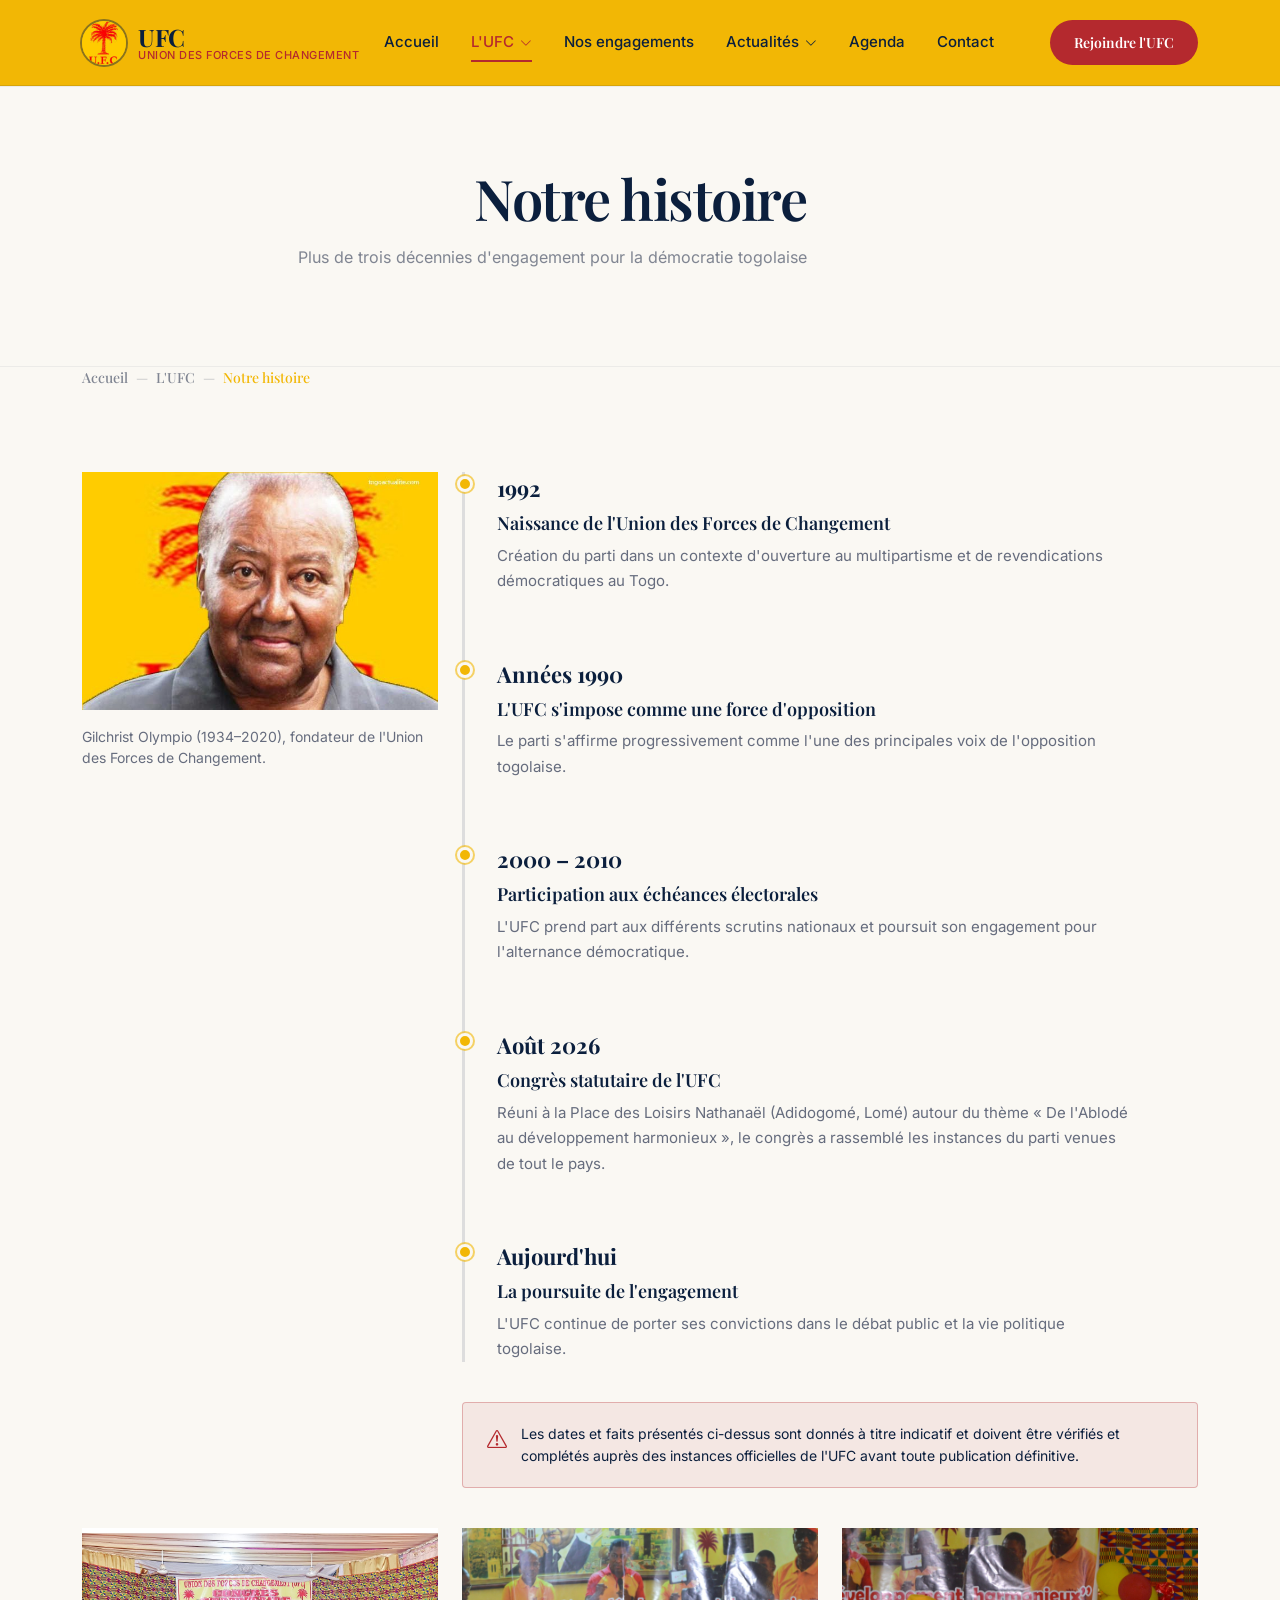
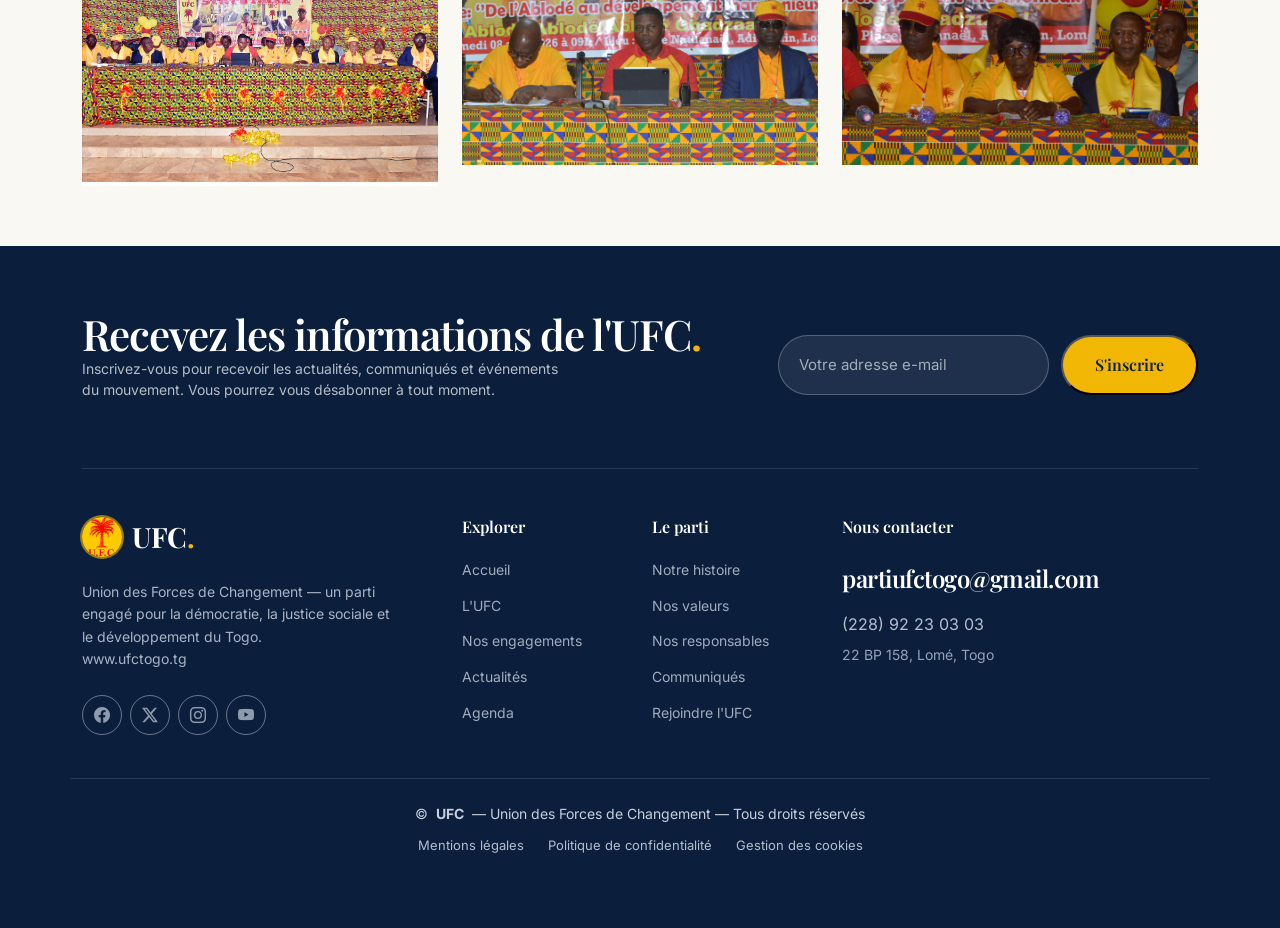
<file: histoire.html>
<!DOCTYPE html>
<html lang="fr">

<head>
  <meta charset="utf-8">
  <meta content="width=device-width, initial-scale=1.0" name="viewport">
  <title>Notre histoire | UFC</title>
  <meta name="description" content="L&#039;histoire de l&#039;Union des Forces de Changement, de sa création en 1992 à aujourd&#039;hui.">
  <meta name="keywords" content="UFC, Union des Forces de Changement, Togo, parti politique">

  <meta name="robots" content="noindex, nofollow">

  <!-- Vendor CSS Files -->
  <link href="vendors/bootstrap/css/bootstrap.min.css" rel="stylesheet">
  <link href="vendors/bootstrap-icons/bootstrap-icons.css" rel="stylesheet">
  <link href="vendors/aos/aos.css" rel="stylesheet">
  <link href="vendors/glightbox/css/glightbox.min.css" rel="stylesheet">

  <!-- Main CSS File -->
  <link href="assets/css/main.css" rel="stylesheet">
</head>

<body class="">

  <header id="header" class="header d-flex align-items-center sticky-top">
    <div class="container-fluid container-xl position-relative d-flex align-items-center justify-content-between">

      <a href="index.html" class="logo d-flex align-items-center">
        <img src="assets/img/ufc/logo-ufc.jpg" alt="Logo UFC">
        <div>
          <h1 class="sitename">UFC</h1>
          <span class="baseline">Union des Forces de Changement</span>
        </div>
      </a>

      <nav id="navmenu" class="navmenu">
        <ul>
          <li><a href="index.html" class="">Accueil</a></li>

          <li class="dropdown">
            <a href="about.html" class="active"><span>L'UFC</span> <i class="bi bi-chevron-down toggle-dropdown"></i></a>
            <ul>
              <li><a href="about.html">Qui sommes-nous</a></li>
              <li><a href="histoire.html">Notre histoire</a></li>
              <li><a href="valeurs.html">Nos valeurs</a></li>
              <li><a href="vision.html">Notre vision</a></li>
              <li><a href="responsables.html">Nos responsables</a></li>
            </ul>
          </li>

          <li><a href="engagements.html" class="">Nos engagements</a></li>

          <li class="dropdown">
            <a href="actualites.html" class=""><span>Actualités</span> <i class="bi bi-chevron-down toggle-dropdown"></i></a>
            <ul>
              <li><a href="actualites.html">Toutes les actualités</a></li>
              <li><a href="communiques.html">Communiqués officiels</a></li>
            </ul>
          </li>

          <li><a href="agenda.html" class="">Agenda</a></li>
          <li><a href="contact.html" class="">Contact</a></li>
        </ul>
        <i class="mobile-nav-toggle d-xl-none bi bi-list"></i>
      </nav>

      <a href="rejoindre.html" class="btn-cta d-none d-xl-inline-flex">Rejoindre l'UFC</a>

    </div>
  </header>

  <main class="main">

    <div class="page-title" data-aos="fade">
      <div class="heading">
        <div class="container">
          <div class="row d-flex justify-content-center text-center">
            <div class="col-lg-8">
              <h1>Notre histoire</h1>
              <p>Plus de trois décennies d'engagement pour la démocratie togolaise</p>
            </div>
          </div>
        </div>
      </div>
      <nav class="breadcrumbs">
        <div class="container">
          <ol>
            <li><a href="index.html">Accueil</a></li>
            <li><a href="about.html">L'UFC</a></li>
            <li class="current">Notre histoire</li>
          </ol>
        </div>
      </nav>
    </div><!-- End Page Title -->

    <section id="histoire" class="section">

      <div class="container">

        <div class="row gy-5">

          <div class="col-lg-4" data-aos="fade-up" data-aos-delay="100">
            <img src="assets/img/ufc/gilchrist-olympio.jpg" class="img-fluid" alt="Gilchrist Olympio, fondateur de l'UFC" style="width:100%;">
            <p class="mt-3" style="font-size:14px;color:color-mix(in srgb, var(--default-color), transparent 15%);">Gilchrist Olympio (1934–2020), fondateur de l'Union des Forces de Changement.</p>
          </div>

          <div class="col-lg-8" data-aos="fade-up" data-aos-delay="200">
            <div class="timeline-wrap">

              <div class="timeline-entry">
                <span class="year">1992</span>
                <h4>Naissance de l'Union des Forces de Changement</h4>
                <p>Création du parti dans un contexte d'ouverture au multipartisme et de revendications démocratiques au Togo.</p>
              </div>

              <div class="timeline-entry">
                <span class="year">Années 1990</span>
                <h4>L'UFC s'impose comme une force d'opposition</h4>
                <p>Le parti s'affirme progressivement comme l'une des principales voix de l'opposition togolaise.</p>
              </div>

              <div class="timeline-entry">
                <span class="year">2000 – 2010</span>
                <h4>Participation aux échéances électorales</h4>
                <p>L'UFC prend part aux différents scrutins nationaux et poursuit son engagement pour l'alternance démocratique.</p>
              </div>

              <div class="timeline-entry">
                <span class="year">Août 2026</span>
                <h4>Congrès statutaire de l'UFC</h4>
                <p>Réuni à la Place des Loisirs Nathanaël (Adidogomé, Lomé) autour du thème « De l'Ablodé au développement harmonieux », le congrès a rassemblé les instances du parti venues de tout le pays.</p>
              </div>

              <div class="timeline-entry">
                <span class="year">Aujourd'hui</span>
                <h4>La poursuite de l'engagement</h4>
                <p>L'UFC continue de porter ses convictions dans le débat public et la vie politique togolaise.</p>
              </div>

            </div>

            <div class="timeline-note">
              <i class="bi bi-exclamation-triangle"></i>
              <p>Les dates et faits présentés ci-dessus sont donnés à titre indicatif et doivent être vérifiés et complétés auprès des instances officielles de l'UFC avant toute publication définitive.</p>
            </div>
          </div>

        </div>

        <div class="row gy-4 mt-3">
          <div class="col-lg-4" data-aos="fade-up" data-aos-delay="100">
            <img src="assets/img/ufc/banniere-congres-statutaire.jpeg" class="img-fluid" alt="Congrès statutaire de l'UFC, août 2026" style="width:100%;">
          </div>
          <div class="col-lg-4" data-aos="fade-up" data-aos-delay="200">
            <img src="assets/img/ufc/congres-banniere-theme.jpeg" class="img-fluid" alt="Thème du congrès : De l'Ablodé au développement harmonieux" style="width:100%;">
          </div>
          <div class="col-lg-4" data-aos="fade-up" data-aos-delay="300">
            <img src="assets/img/ufc/gilchrist-hommage.jpeg" class="img-fluid" alt="Délégués réunis au congrès statutaire" style="width:100%;">
          </div>
        </div>

      </div>

    </section>

  </main>

  <footer id="footer" class="footer dark-background">

    <div class="container">
      <div class="footer-cta">
        <div class="row align-items-center gy-4">
          <div class="col-lg-7">
            <h2>Recevez les informations de l'UFC<span>.</span></h2>
            <p class="newsletter-p">Inscrivez-vous pour recevoir les actualités, communiqués et événements du mouvement. Vous pourrez vous désabonner à tout moment.</p>
          </div>
          <div class="col-lg-5 text-lg-end">
            <form action="forms/newsletter.html" method="post" class="newsletter-form ms-lg-auto">
              <input type="email" name="email" placeholder="Votre adresse e-mail" required="">
              <button type="submit" class="btn-pill">S'inscrire</button>
            </form>
          </div>
        </div>
      </div>
    </div>

    <div class="container footer-top">
      <div class="row gy-4">
        <div class="col-lg-4 col-md-6 footer-about">
          <a href="index.html" class="logo d-flex align-items-center">
            <img src="assets/img/ufc/logo-ufc.jpg" alt="Logo UFC">
            <span class="sitename">UFC<span class="dot">.</span></span>
          </a>
          <p>Union des Forces de Changement — un parti engagé pour la démocratie, la justice sociale et le développement du Togo.<br>www.ufctogo.tg</p>
          <div class="social-links d-flex mt-4">
            <a href="#" aria-label="Facebook" title="À renseigner"><i class="bi bi-facebook"></i></a>
            <a href="#" aria-label="X" title="À renseigner"><i class="bi bi-twitter-x"></i></a>
            <a href="#" aria-label="Instagram" title="À renseigner"><i class="bi bi-instagram"></i></a>
            <a href="#" aria-label="YouTube" title="À renseigner"><i class="bi bi-youtube"></i></a>
          </div>
        </div>

        <div class="col-lg-2 col-md-3 col-6 footer-links">
          <h4>Explorer</h4>
          <ul>
            <li><a href="index.html">Accueil</a></li>
            <li><a href="about.html">L'UFC</a></li>
            <li><a href="engagements.html">Nos engagements</a></li>
            <li><a href="actualites.html">Actualités</a></li>
            <li><a href="agenda.html">Agenda</a></li>
          </ul>
        </div>

        <div class="col-lg-2 col-md-3 col-6 footer-links">
          <h4>Le parti</h4>
          <ul>
            <li><a href="histoire.html">Notre histoire</a></li>
            <li><a href="valeurs.html">Nos valeurs</a></li>
            <li><a href="responsables.html">Nos responsables</a></li>
            <li><a href="communiques.html">Communiqués</a></li>
            <li><a href="rejoindre.html">Rejoindre l'UFC</a></li>
          </ul>
        </div>

        <div class="col-lg-4 col-md-12 footer-contact">
          <h4>Nous contacter</h4>
          <a href="mailto:partiufctogo@gmail.com" class="email-link">partiufctogo@gmail.com</a>
          <p class="phone">(228) 92 23 03 03</p>
          <p class="address">22 BP 158, Lomé, Togo</p>
        </div>

      </div>
    </div>

    <div class="container copyright text-center mt-4">
      <p>© <strong class="px-1 sitename">UFC</strong> <span>— Union des Forces de Changement — Tous droits réservés</span></p>
      <div class="legal-links">
        <a href="#">Mentions légales</a>
        <a href="#">Politique de confidentialité</a>
        <a href="#">Gestion des cookies</a>
      </div>
    

  </footer>

  <!-- Scroll Top -->
  <a href="#" id="scroll-top" class="scroll-top d-flex align-items-center justify-content-center"><i class="bi bi-arrow-up-short"></i></a>

  <!-- Preloader -->
  <div id="preloader"></div>

  <!-- Vendor JS Files -->
  <script src="vendors/bootstrap/js/bootstrap.bundle.min.js"></script>
  <script src="vendors/php-email-form/validate.js"></script>
  <script src="vendors/aos/aos.js"></script>
  <script src="vendors/imagesloaded/imagesloaded.pkgd.min.js"></script>
  <script src="vendors/isotope-layout/isotope.pkgd.min.js"></script>
  <script src="vendors/glightbox/js/glightbox.min.js"></script>
  <script src="vendors/purecounter/purecounter_vanilla.js"></script>

  <!-- Main JS File -->
  <script src="assets/js/main.js"></script>
</body>

</html>
</file>
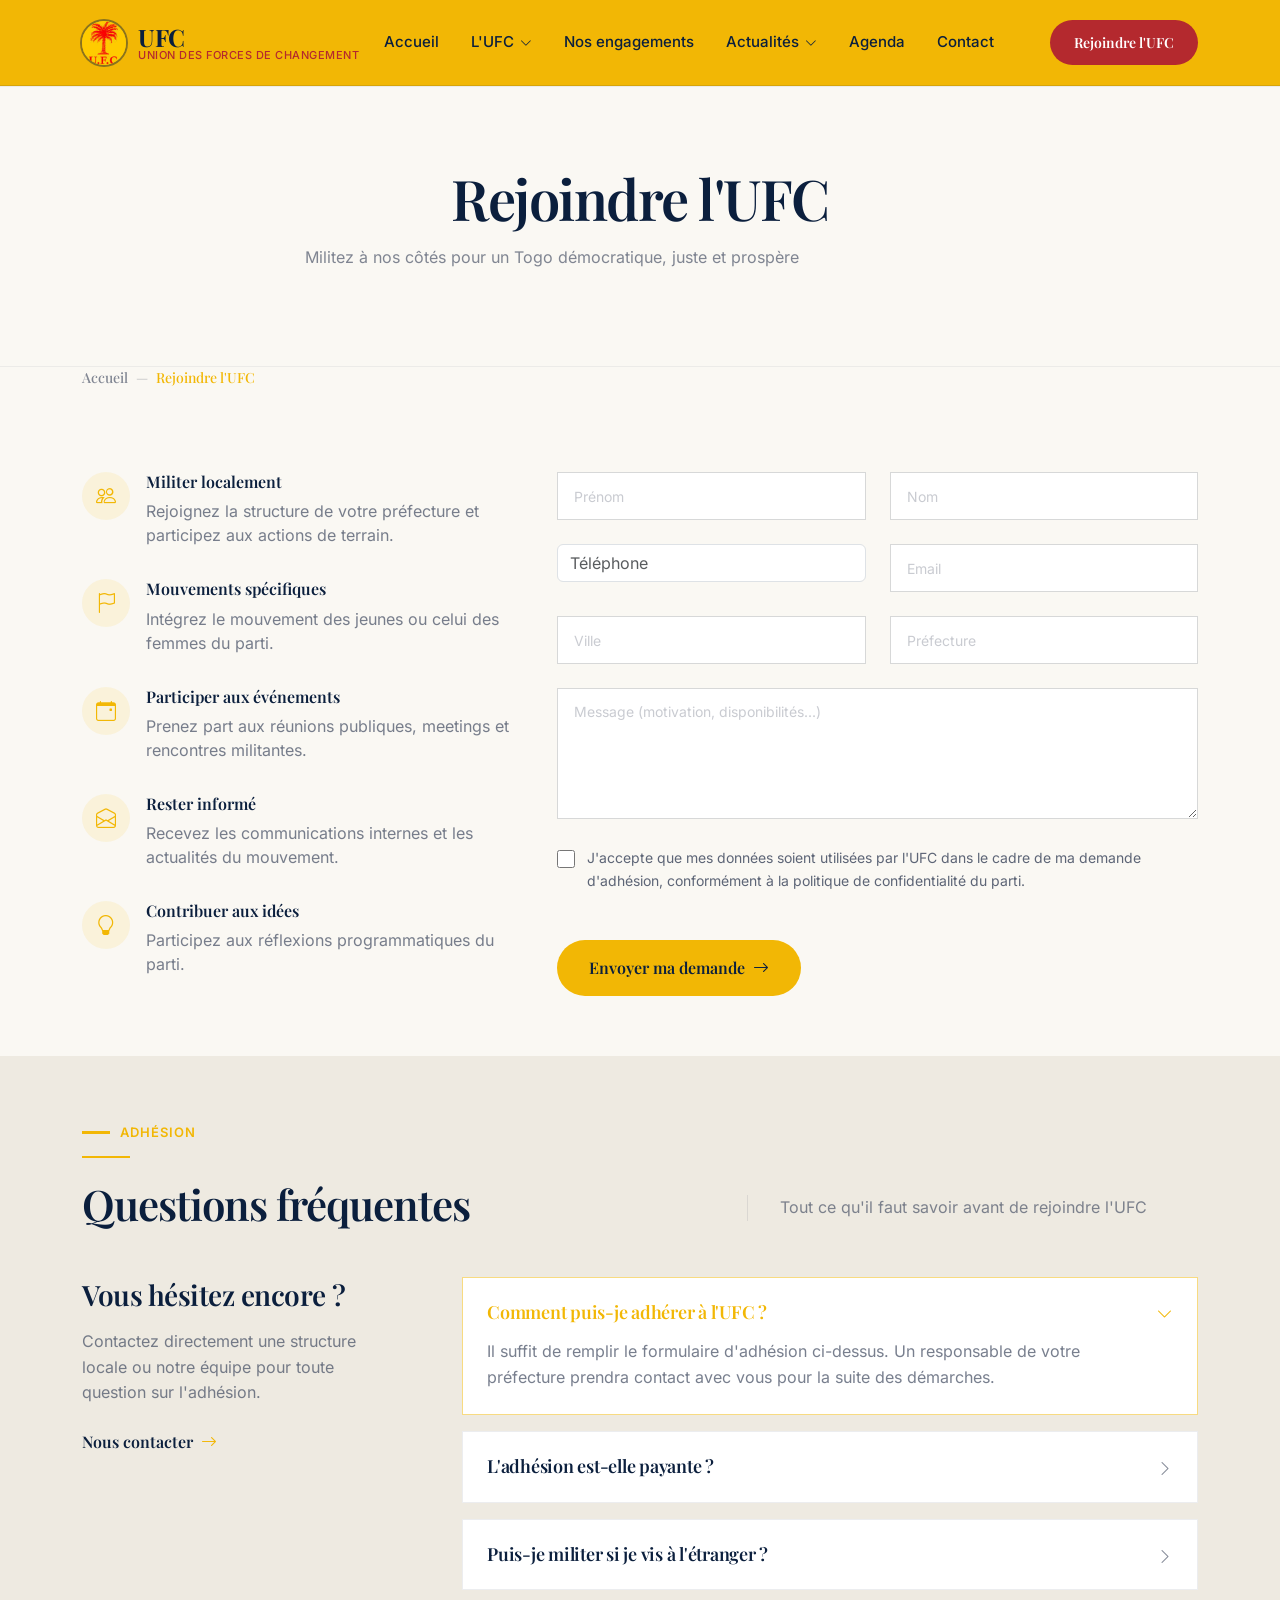
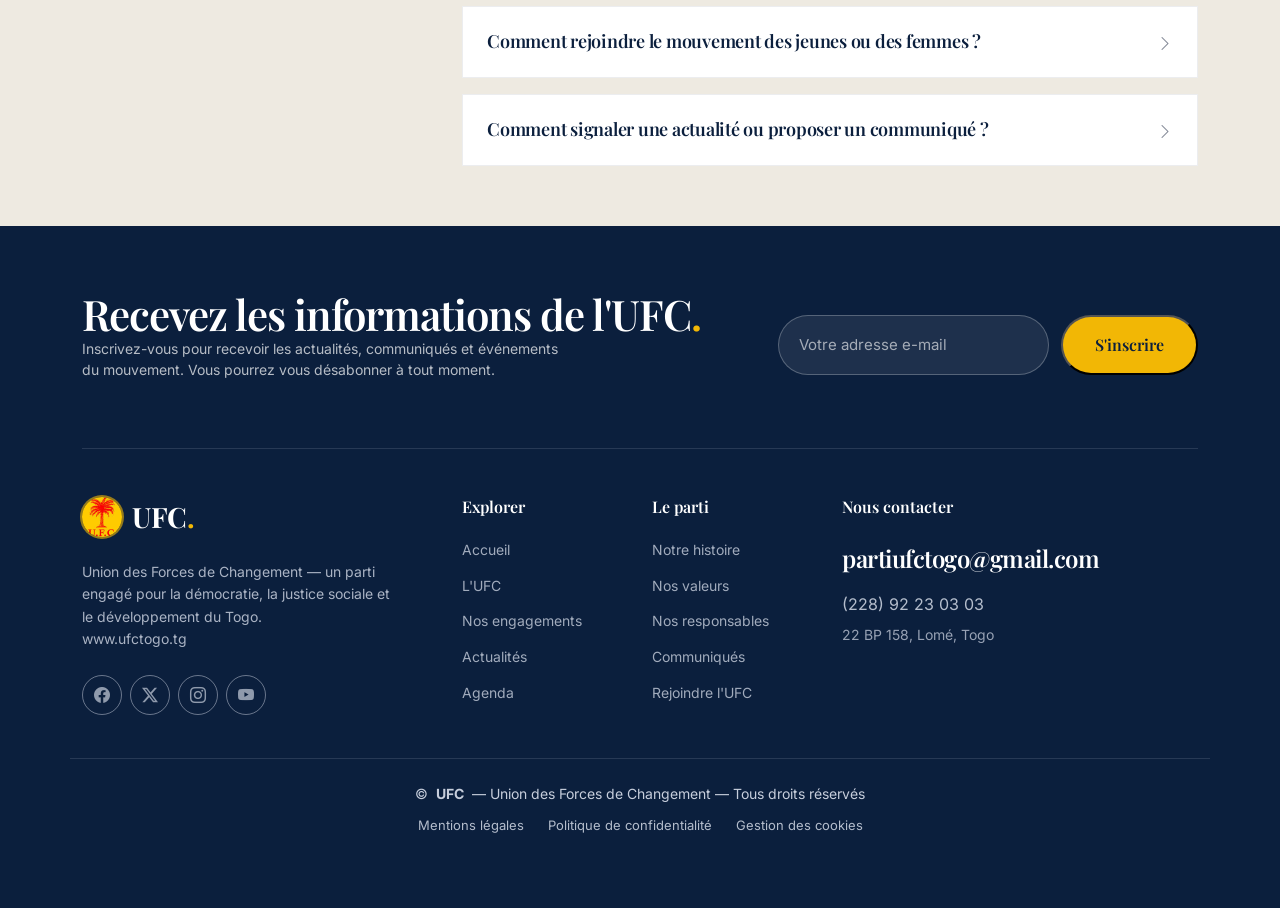
<file: rejoindre.html>
<!DOCTYPE html>
<html lang="fr">

<head>
  <meta charset="utf-8">
  <meta content="width=device-width, initial-scale=1.0" name="viewport">
  <title>Rejoindre l&#039;UFC | UFC</title>
  <meta name="description" content="Rejoignez l&#039;Union des Forces de Changement et militez pour un Togo démocratique, juste et prospère.">
  <meta name="keywords" content="UFC, Union des Forces de Changement, Togo, parti politique">

  <meta name="robots" content="noindex, nofollow">

  <!-- Vendor CSS Files -->
  <link href="vendors/bootstrap/css/bootstrap.min.css" rel="stylesheet">
  <link href="vendors/bootstrap-icons/bootstrap-icons.css" rel="stylesheet">
  <link href="vendors/aos/aos.css" rel="stylesheet">
  <link href="vendors/glightbox/css/glightbox.min.css" rel="stylesheet">

  <!-- Main CSS File -->
  <link href="assets/css/main.css" rel="stylesheet">
</head>

<body class="">

  <header id="header" class="header d-flex align-items-center sticky-top">
    <div class="container-fluid container-xl position-relative d-flex align-items-center justify-content-between">

      <a href="index.html" class="logo d-flex align-items-center">
        <img src="assets/img/ufc/logo-ufc.jpg" alt="Logo UFC">
        <div>
          <h1 class="sitename">UFC</h1>
          <span class="baseline">Union des Forces de Changement</span>
        </div>
      </a>

      <nav id="navmenu" class="navmenu">
        <ul>
          <li><a href="index.html" class="">Accueil</a></li>

          <li class="dropdown">
            <a href="about.html" class=""><span>L'UFC</span> <i class="bi bi-chevron-down toggle-dropdown"></i></a>
            <ul>
              <li><a href="about.html">Qui sommes-nous</a></li>
              <li><a href="histoire.html">Notre histoire</a></li>
              <li><a href="valeurs.html">Nos valeurs</a></li>
              <li><a href="vision.html">Notre vision</a></li>
              <li><a href="responsables.html">Nos responsables</a></li>
            </ul>
          </li>

          <li><a href="engagements.html" class="">Nos engagements</a></li>

          <li class="dropdown">
            <a href="actualites.html" class=""><span>Actualités</span> <i class="bi bi-chevron-down toggle-dropdown"></i></a>
            <ul>
              <li><a href="actualites.html">Toutes les actualités</a></li>
              <li><a href="communiques.html">Communiqués officiels</a></li>
            </ul>
          </li>

          <li><a href="agenda.html" class="">Agenda</a></li>
          <li><a href="contact.html" class="">Contact</a></li>
        </ul>
        <i class="mobile-nav-toggle d-xl-none bi bi-list"></i>
      </nav>

      <a href="rejoindre.html" class="btn-cta d-none d-xl-inline-flex">Rejoindre l'UFC</a>

    </div>
  </header>

  <main class="main">

    <div class="page-title" data-aos="fade">
      <div class="heading">
        <div class="container">
          <div class="row d-flex justify-content-center text-center">
            <div class="col-lg-8">
              <h1>Rejoindre l'UFC</h1>
              <p>Militez à nos côtés pour un Togo démocratique, juste et prospère</p>
            </div>
          </div>
        </div>
      </div>
      <nav class="breadcrumbs">
        <div class="container">
          <ol>
            <li><a href="index.html">Accueil</a></li>
            <li class="current">Rejoindre l'UFC</li>
          </ol>
        </div>
      </nav>
    </div><!-- End Page Title -->

    <section id="rejoindre" class="contact section">

      <div class="container" data-aos="fade-up" data-aos-delay="100">

        <div class="row gy-5">

          <div class="col-lg-5">
            <div class="contact-info">

              <div class="info-item" data-aos="fade-up" data-aos-delay="200">
                <i class="bi bi-people"></i>
                <div class="info-text">
                  <h5>Militer localement</h5>
                  <p>Rejoignez la structure de votre préfecture et participez aux actions de terrain.</p>
                </div>
              </div><!-- End Info Item -->

              <div class="info-item" data-aos="fade-up" data-aos-delay="250">
                <i class="bi bi-flag"></i>
                <div class="info-text">
                  <h5>Mouvements spécifiques</h5>
                  <p>Intégrez le mouvement des jeunes ou celui des femmes du parti.</p>
                </div>
              </div><!-- End Info Item -->

              <div class="info-item" data-aos="fade-up" data-aos-delay="300">
                <i class="bi bi-calendar-event"></i>
                <div class="info-text">
                  <h5>Participer aux événements</h5>
                  <p>Prenez part aux réunions publiques, meetings et rencontres militantes.</p>
                </div>
              </div><!-- End Info Item -->

              <div class="info-item" data-aos="fade-up" data-aos-delay="350">
                <i class="bi bi-envelope-open"></i>
                <div class="info-text">
                  <h5>Rester informé</h5>
                  <p>Recevez les communications internes et les actualités du mouvement.</p>
                </div>
              </div><!-- End Info Item -->

              <div class="info-item" data-aos="fade-up" data-aos-delay="400">
                <i class="bi bi-lightbulb"></i>
                <div class="info-text">
                  <h5>Contribuer aux idées</h5>
                  <p>Participez aux réflexions programmatiques du parti.</p>
                </div>
              </div><!-- End Info Item -->

            </div>
          </div>

          <div class="col-lg-7">
            <form action="forms/adhesion.html" method="post" class="php-email-form" data-aos="fade-up" data-aos-delay="200">
              <div class="row gy-4">

                <div class="col-md-6">
                  <input type="text" name="prenom" class="form-control" placeholder="Prénom" required="" autocomplete="given-name">
                </div>

                <div class="col-md-6">
                  <input type="text" name="nom" class="form-control" placeholder="Nom" required="" autocomplete="family-name">
                </div>

                <div class="col-md-6">
                  <input type="tel" name="telephone" class="form-control" placeholder="Téléphone" required="" autocomplete="tel">
                </div>

                <div class="col-md-6">
                  <input type="email" name="email" class="form-control" placeholder="Email" required="" autocomplete="email">
                </div>

                <div class="col-md-6">
                  <input type="text" name="ville" class="form-control" placeholder="Ville" required="">
                </div>

                <div class="col-md-6">
                  <input type="text" name="prefecture" class="form-control" placeholder="Préfecture" required="">
                </div>

                <div class="col-12">
                  <textarea name="message" rows="5" class="form-control" placeholder="Message (motivation, disponibilités...)"></textarea>
                </div>

                <div class="col-12">
                  <div class="consent-check">
                    <input type="checkbox" id="consentement" name="consentement" required="">
                    <label for="consentement">J'accepte que mes données soient utilisées par l'UFC dans le cadre de ma demande d'adhésion, conformément à la politique de confidentialité du parti.</label>
                  </div>
                </div>

                <div class="col-12">
                  <div class="loading">Chargement</div>
                  <div class="error-message"></div>
                  <div class="sent-message">Votre demande d'adhésion a été envoyée. Merci !</div>
                </div>

                <div class="col-12">
                  <button type="submit" class="btn-pill">Envoyer ma demande <i class="bi bi-arrow-right"></i></button>
                </div>

              </div>
            </form>
          </div>

        </div>

      </div>

    </section><!-- /Rejoindre l'UFC -->

    <!-- Questions fréquentes -->
    <section id="faq" class="faq section light-background">

      <div class="container section-title" data-aos="fade-up">
        <div class="row align-items-end gy-3">
          <div class="col-lg-7">
            <span class="eyebrow">Adhésion</span>
            <h2>Questions fréquentes</h2>
          </div>
          <div class="col-lg-5">
            <p>Tout ce qu'il faut savoir avant de rejoindre l'UFC</p>
          </div>
        </div>
      </div>

      <div class="container">

        <div class="row gy-5">

          <div class="col-lg-4" data-aos="fade-up" data-aos-delay="100">
            <div class="faq-intro">
              <h3>Vous hésitez encore ?</h3>
              <p>Contactez directement une structure locale ou notre équipe pour toute question sur l'adhésion.</p>
              <a href="contact.html" class="link-arrow">Nous contacter <i class="bi bi-arrow-right"></i></a>
            </div>
          </div>

          <div class="col-lg-8" data-aos="fade-up" data-aos-delay="200">

            <div class="faq-item faq-active">
              <h3>Comment puis-je adhérer à l'UFC ?</h3>
              <div class="faq-content">
                <p>Il suffit de remplir le formulaire d'adhésion ci-dessus. Un responsable de votre préfecture prendra contact avec vous pour la suite des démarches.</p>
              </div>
              <i class="faq-toggle bi bi-chevron-right"></i>
            </div><!-- End FAQ Item -->

            <div class="faq-item">
              <h3>L'adhésion est-elle payante ?</h3>
              <div class="faq-content">
                <p>Les modalités de cotisation sont fixées par les structures locales du parti et vous seront communiquées lors de votre prise de contact.</p>
              </div>
              <i class="faq-toggle bi bi-chevron-right"></i>
            </div><!-- End FAQ Item -->

            <div class="faq-item">
              <h3>Puis-je militer si je vis à l'étranger ?</h3>
              <div class="faq-content">
                <p>Oui, l'UFC dispose de représentations au sein de la diaspora. Indiquez votre pays de résidence dans le formulaire d'adhésion.</p>
              </div>
              <i class="faq-toggle bi bi-chevron-right"></i>
            </div><!-- End FAQ Item -->

            <div class="faq-item">
              <h3>Comment rejoindre le mouvement des jeunes ou des femmes ?</h3>
              <div class="faq-content">
                <p>Précisez votre intérêt dans le champ « Message » du formulaire d'adhésion : un responsable de la structure concernée vous recontactera.</p>
              </div>
              <i class="faq-toggle bi bi-chevron-right"></i>
            </div><!-- End FAQ Item -->

            <div class="faq-item">
              <h3>Comment signaler une actualité ou proposer un communiqué ?</h3>
              <div class="faq-content">
                <p>Les militants et structures locales peuvent transmettre leurs informations via le formulaire de contact du site.</p>
              </div>
              <i class="faq-toggle bi bi-chevron-right"></i>
            </div><!-- End FAQ Item -->

          </div>

        </div>

      </div>

    </section><!-- /Questions fréquentes -->

  </main>

  <footer id="footer" class="footer dark-background">

    <div class="container">
      <div class="footer-cta">
        <div class="row align-items-center gy-4">
          <div class="col-lg-7">
            <h2>Recevez les informations de l'UFC<span>.</span></h2>
            <p class="newsletter-p">Inscrivez-vous pour recevoir les actualités, communiqués et événements du mouvement. Vous pourrez vous désabonner à tout moment.</p>
          </div>
          <div class="col-lg-5 text-lg-end">
            <form action="forms/newsletter.html" method="post" class="newsletter-form ms-lg-auto">
              <input type="email" name="email" placeholder="Votre adresse e-mail" required="">
              <button type="submit" class="btn-pill">S'inscrire</button>
            </form>
          </div>
        </div>
      </div>
    </div>

    <div class="container footer-top">
      <div class="row gy-4">
        <div class="col-lg-4 col-md-6 footer-about">
          <a href="index.html" class="logo d-flex align-items-center">
            <img src="assets/img/ufc/logo-ufc.jpg" alt="Logo UFC">
            <span class="sitename">UFC<span class="dot">.</span></span>
          </a>
          <p>Union des Forces de Changement — un parti engagé pour la démocratie, la justice sociale et le développement du Togo.<br>www.ufctogo.tg</p>
          <div class="social-links d-flex mt-4">
            <a href="#" aria-label="Facebook" title="À renseigner"><i class="bi bi-facebook"></i></a>
            <a href="#" aria-label="X" title="À renseigner"><i class="bi bi-twitter-x"></i></a>
            <a href="#" aria-label="Instagram" title="À renseigner"><i class="bi bi-instagram"></i></a>
            <a href="#" aria-label="YouTube" title="À renseigner"><i class="bi bi-youtube"></i></a>
          </div>
        </div>

        <div class="col-lg-2 col-md-3 col-6 footer-links">
          <h4>Explorer</h4>
          <ul>
            <li><a href="index.html">Accueil</a></li>
            <li><a href="about.html">L'UFC</a></li>
            <li><a href="engagements.html">Nos engagements</a></li>
            <li><a href="actualites.html">Actualités</a></li>
            <li><a href="agenda.html">Agenda</a></li>
          </ul>
        </div>

        <div class="col-lg-2 col-md-3 col-6 footer-links">
          <h4>Le parti</h4>
          <ul>
            <li><a href="histoire.html">Notre histoire</a></li>
            <li><a href="valeurs.html">Nos valeurs</a></li>
            <li><a href="responsables.html">Nos responsables</a></li>
            <li><a href="communiques.html">Communiqués</a></li>
            <li><a href="rejoindre.html">Rejoindre l'UFC</a></li>
          </ul>
        </div>

        <div class="col-lg-4 col-md-12 footer-contact">
          <h4>Nous contacter</h4>
          <a href="mailto:partiufctogo@gmail.com" class="email-link">partiufctogo@gmail.com</a>
          <p class="phone">(228) 92 23 03 03</p>
          <p class="address">22 BP 158, Lomé, Togo</p>
        </div>

      </div>
    </div>

    <div class="container copyright text-center mt-4">
      <p>© <strong class="px-1 sitename">UFC</strong> <span>— Union des Forces de Changement — Tous droits réservés</span></p>
      <div class="legal-links">
        <a href="#">Mentions légales</a>
        <a href="#">Politique de confidentialité</a>
        <a href="#">Gestion des cookies</a>
      </div>
    

  </footer>

  <!-- Scroll Top -->
  <a href="#" id="scroll-top" class="scroll-top d-flex align-items-center justify-content-center"><i class="bi bi-arrow-up-short"></i></a>

  <!-- Preloader -->
  <div id="preloader"></div>

  <!-- Vendor JS Files -->
  <script src="vendors/bootstrap/js/bootstrap.bundle.min.js"></script>
  <script src="vendors/php-email-form/validate.js"></script>
  <script src="vendors/aos/aos.js"></script>
  <script src="vendors/imagesloaded/imagesloaded.pkgd.min.js"></script>
  <script src="vendors/isotope-layout/isotope.pkgd.min.js"></script>
  <script src="vendors/glightbox/js/glightbox.min.js"></script>
  <script src="vendors/purecounter/purecounter_vanilla.js"></script>

  <!-- Main JS File -->
  <script src="assets/js/main.js"></script>
</body>

</html>
</file>
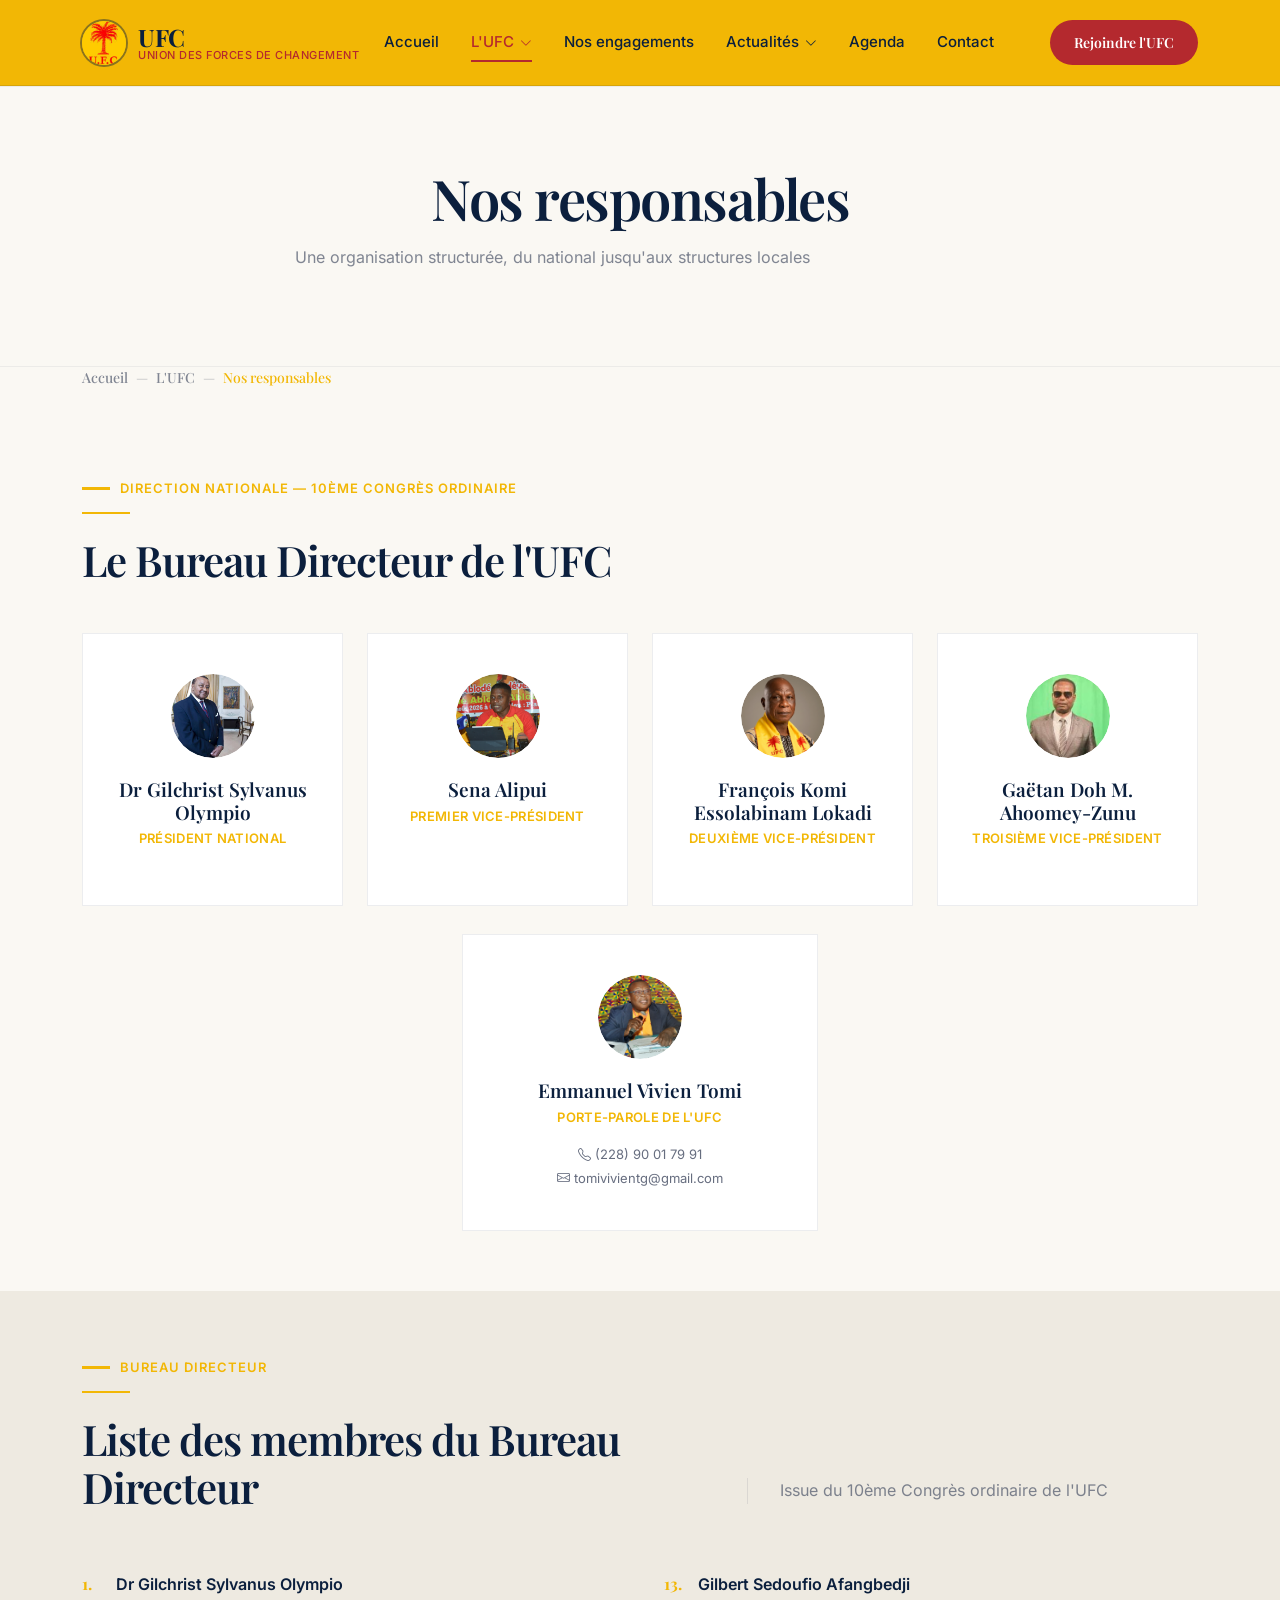
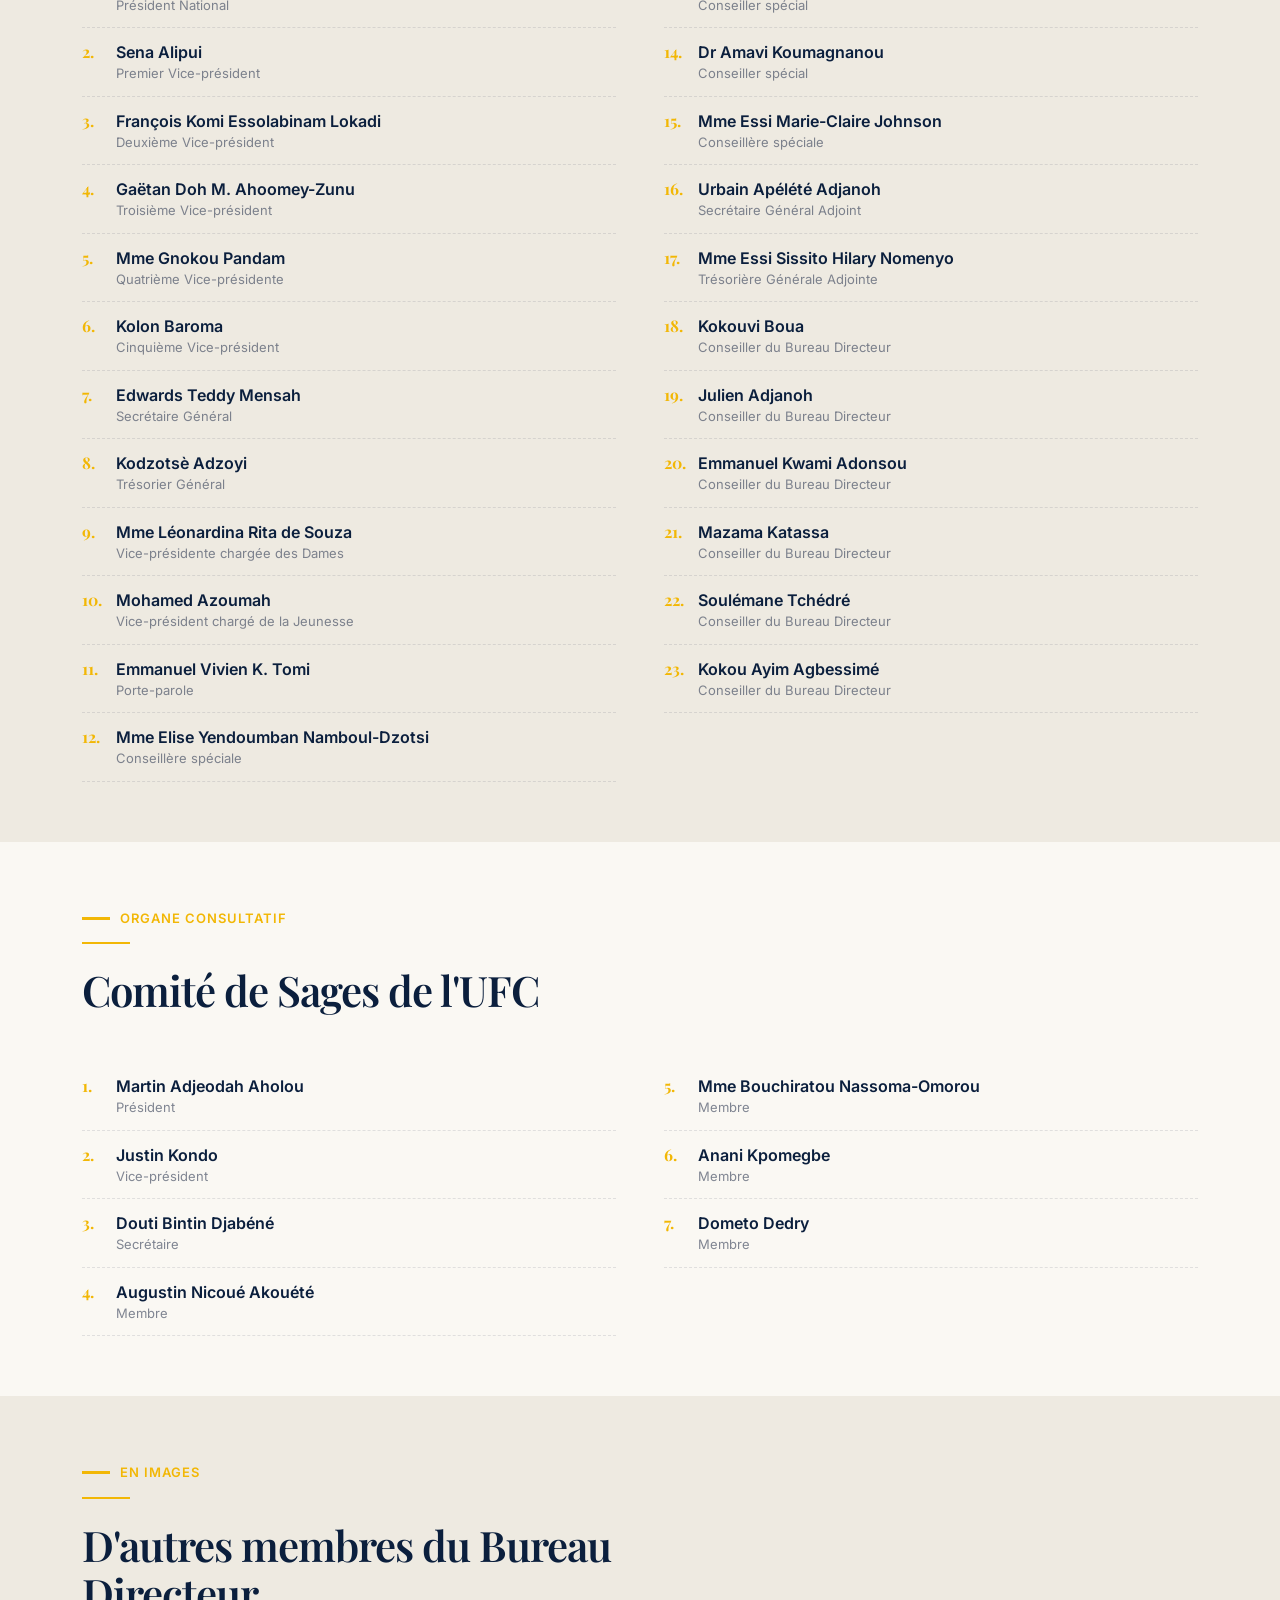
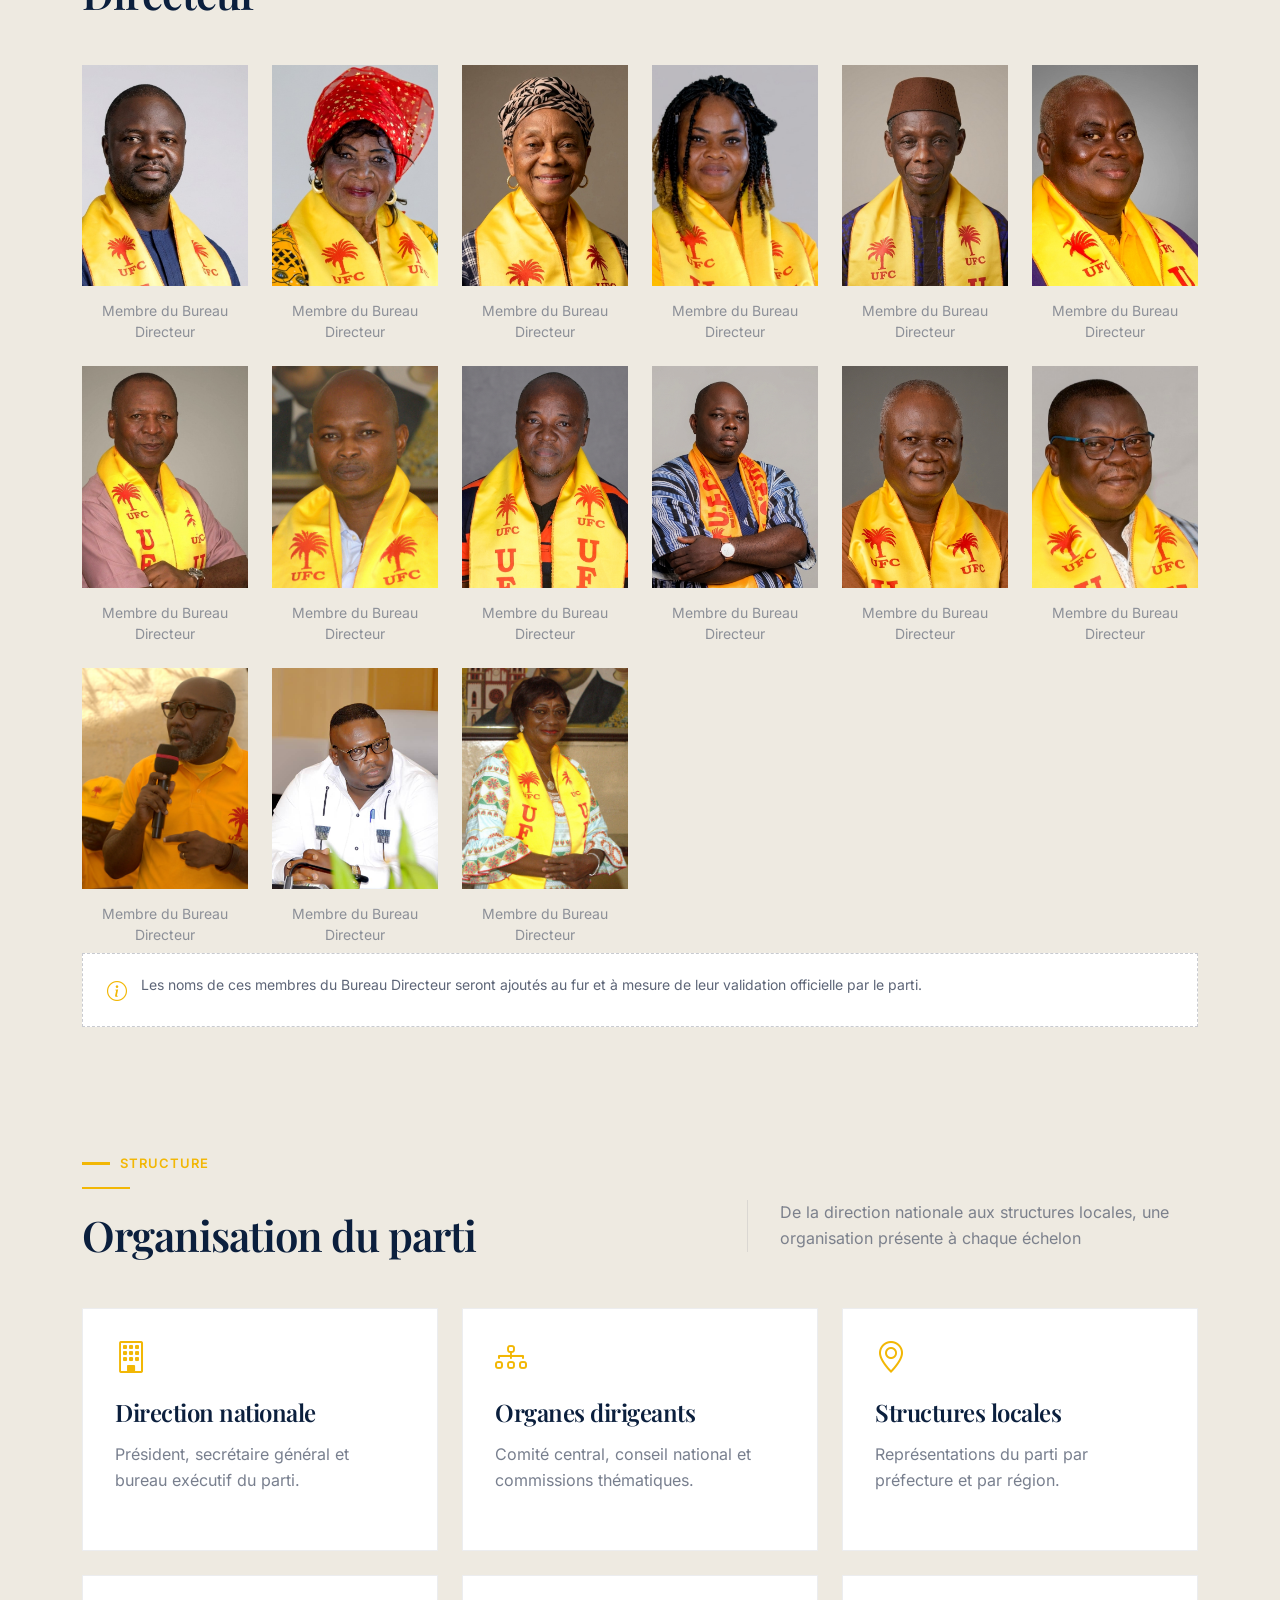
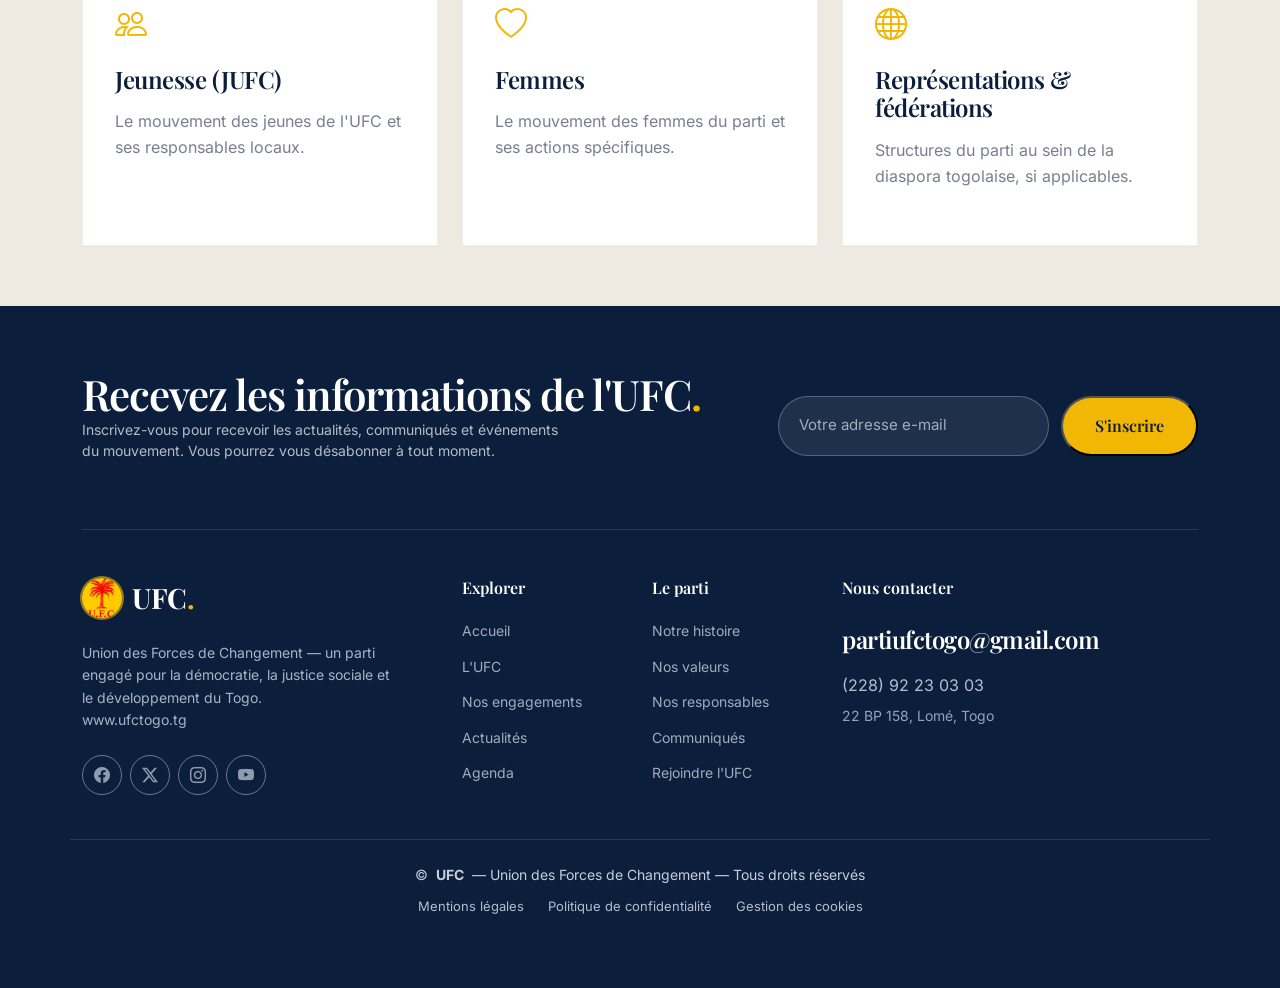
<file: responsables.html>
<!DOCTYPE html>
<html lang="fr">

<head>
  <meta charset="utf-8">
  <meta content="width=device-width, initial-scale=1.0" name="viewport">
  <title>Nos responsables | UFC</title>
  <meta name="description" content="L&#039;organisation de l&#039;Union des Forces de Changement : direction nationale, organes dirigeants, structures locales, jeunesse, femmes.">
  <meta name="keywords" content="UFC, Union des Forces de Changement, Togo, parti politique">

  <meta name="robots" content="noindex, nofollow">

  <!-- Vendor CSS Files -->
  <link href="vendors/bootstrap/css/bootstrap.min.css" rel="stylesheet">
  <link href="vendors/bootstrap-icons/bootstrap-icons.css" rel="stylesheet">
  <link href="vendors/aos/aos.css" rel="stylesheet">
  <link href="vendors/glightbox/css/glightbox.min.css" rel="stylesheet">

  <!-- Main CSS File -->
  <link href="assets/css/main.css" rel="stylesheet">
</head>

<body class="">

  <header id="header" class="header d-flex align-items-center sticky-top">
    <div class="container-fluid container-xl position-relative d-flex align-items-center justify-content-between">

      <a href="index.html" class="logo d-flex align-items-center">
        <img src="assets/img/ufc/logo-ufc.jpg" alt="Logo UFC">
        <div>
          <h1 class="sitename">UFC</h1>
          <span class="baseline">Union des Forces de Changement</span>
        </div>
      </a>

      <nav id="navmenu" class="navmenu">
        <ul>
          <li><a href="index.html" class="">Accueil</a></li>

          <li class="dropdown">
            <a href="about.html" class="active"><span>L'UFC</span> <i class="bi bi-chevron-down toggle-dropdown"></i></a>
            <ul>
              <li><a href="about.html">Qui sommes-nous</a></li>
              <li><a href="histoire.html">Notre histoire</a></li>
              <li><a href="valeurs.html">Nos valeurs</a></li>
              <li><a href="vision.html">Notre vision</a></li>
              <li><a href="responsables.html">Nos responsables</a></li>
            </ul>
          </li>

          <li><a href="engagements.html" class="">Nos engagements</a></li>

          <li class="dropdown">
            <a href="actualites.html" class=""><span>Actualités</span> <i class="bi bi-chevron-down toggle-dropdown"></i></a>
            <ul>
              <li><a href="actualites.html">Toutes les actualités</a></li>
              <li><a href="communiques.html">Communiqués officiels</a></li>
            </ul>
          </li>

          <li><a href="agenda.html" class="">Agenda</a></li>
          <li><a href="contact.html" class="">Contact</a></li>
        </ul>
        <i class="mobile-nav-toggle d-xl-none bi bi-list"></i>
      </nav>

      <a href="rejoindre.html" class="btn-cta d-none d-xl-inline-flex">Rejoindre l'UFC</a>

    </div>
  </header>

  <main class="main">

    <div class="page-title" data-aos="fade">
      <div class="heading">
        <div class="container">
          <div class="row d-flex justify-content-center text-center">
            <div class="col-lg-8">
              <h1>Nos responsables</h1>
              <p>Une organisation structurée, du national jusqu'aux structures locales</p>
            </div>
          </div>
        </div>
      </div>
      <nav class="breadcrumbs">
        <div class="container">
          <ol>
            <li><a href="index.html">Accueil</a></li>
            <li><a href="about.html">L'UFC</a></li>
            <li class="current">Nos responsables</li>
          </ol>
        </div>
      </nav>
    </div><!-- End Page Title -->

    <!-- Direction nationale -->
    <section class="team section">
      <div class="container section-title" data-aos="fade-up">
        <div class="row align-items-end gy-3">
          <div class="col-lg-7">
            <span class="eyebrow">Direction nationale — 10ème Congrès ordinaire</span>
            <h2>Le Bureau Directeur de l'UFC</h2>
          </div>
        </div>
      </div>

      <div class="container">
        <div class="row gy-4">

          <div class="col-lg-3 col-md-6" data-aos="fade-up" data-aos-delay="100">
            <div class="leader-card">
              <div class="avatar has-photo">
                <img src="assets/img/ufc/bureau/president-olympio.jpeg" alt="Dr Gilchrist Sylvanus Olympio" loading="lazy">
              </div>
              <h4>Dr Gilchrist Sylvanus Olympio</h4>
              <span class="role">Président National</span>
            </div>
          </div>

          <div class="col-lg-3 col-md-6" data-aos="fade-up" data-aos-delay="150">
            <div class="leader-card">
              <div class="avatar has-photo">
                <img src="assets/img/ufc/bureau/vp1-sena-alipui.jpeg" alt="Sena Alipui" loading="lazy">
              </div>
              <h4>Sena Alipui</h4>
              <span class="role">Premier Vice-président</span>
            </div>
          </div>

          <div class="col-lg-3 col-md-6" data-aos="fade-up" data-aos-delay="200">
            <div class="leader-card">
              <div class="avatar has-photo">
                <img src="assets/img/ufc/bureau/vp2-francois-lokadi.jpeg" alt="François Komi Essolabinam Lokadi" loading="lazy">
              </div>
              <h4>François Komi Essolabinam Lokadi</h4>
              <span class="role">Deuxième Vice-président</span>
            </div>
          </div>

          <div class="col-lg-3 col-md-6" data-aos="fade-up" data-aos-delay="250">
            <div class="leader-card">
              <div class="avatar has-photo">
                <img src="assets/img/ufc/bureau/vp3-gaetan-ahoomey-zunu.jpeg" alt="Gaëtan Doh Mawukplonam Ahoomey-Zunu" loading="lazy">
              </div>
              <h4>Gaëtan Doh M. Ahoomey-Zunu</h4>
              <span class="role">Troisième Vice-président</span>
            </div>
          </div>

        </div>

        <div class="row gy-4 justify-content-center mt-1">
          <div class="col-lg-4 col-md-6" data-aos="fade-up" data-aos-delay="100">
            <div class="leader-card">
              <div class="avatar has-photo">
                <img src="assets/img/ufc/bureau/porte-parole-tomi.jpeg" alt="Emmanuel Vivien Tomi" loading="lazy">
              </div>
              <h4>Emmanuel Vivien Tomi</h4>
              <span class="role">Porte-parole de l'UFC</span>
              <div class="leader-contact">
                <div><i class="bi bi-telephone"></i> (228) 90 01 79 91</div>
                <div><i class="bi bi-envelope"></i> <a href="mailto:tomivivientg@gmail.com">tomivivientg@gmail.com</a></div>
              </div>
            </div>
          </div>
        </div>
      </div>
    </section><!-- /Direction nationale -->

    <!-- Liste complète du Bureau Directeur -->
    <section class="team section light-background">
      <div class="container section-title" data-aos="fade-up">
        <div class="row align-items-end gy-3">
          <div class="col-lg-7">
            <span class="eyebrow">Bureau Directeur</span>
            <h2>Liste des membres du Bureau Directeur</h2>
          </div>
          <div class="col-lg-5">
            <p>Issue du 10ème Congrès ordinaire de l'UFC</p>
          </div>
        </div>
      </div>

      <div class="container">
        <ul class="member-roll">
          <li><span class="num">1.</span><span class="who"><span class="name">Dr Gilchrist Sylvanus Olympio</span><span class="role">Président National</span></span></li>
          <li><span class="num">2.</span><span class="who"><span class="name">Sena Alipui</span><span class="role">Premier Vice-président</span></span></li>
          <li><span class="num">3.</span><span class="who"><span class="name">François Komi Essolabinam Lokadi</span><span class="role">Deuxième Vice-président</span></span></li>
          <li><span class="num">4.</span><span class="who"><span class="name">Gaëtan Doh M. Ahoomey-Zunu</span><span class="role">Troisième Vice-président</span></span></li>
          <li><span class="num">5.</span><span class="who"><span class="name">Mme Gnokou Pandam</span><span class="role">Quatrième Vice-présidente</span></span></li>
          <li><span class="num">6.</span><span class="who"><span class="name">Kolon Baroma</span><span class="role">Cinquième Vice-président</span></span></li>
          <li><span class="num">7.</span><span class="who"><span class="name">Edwards Teddy Mensah</span><span class="role">Secrétaire Général</span></span></li>
          <li><span class="num">8.</span><span class="who"><span class="name">Kodzotsè Adzoyi</span><span class="role">Trésorier Général</span></span></li>
          <li><span class="num">9.</span><span class="who"><span class="name">Mme Léonardina Rita de Souza</span><span class="role">Vice-présidente chargée des Dames</span></span></li>
          <li><span class="num">10.</span><span class="who"><span class="name">Mohamed Azoumah</span><span class="role">Vice-président chargé de la Jeunesse</span></span></li>
          <li><span class="num">11.</span><span class="who"><span class="name">Emmanuel Vivien K. Tomi</span><span class="role">Porte-parole</span></span></li>
          <li><span class="num">12.</span><span class="who"><span class="name">Mme Elise Yendoumban Namboul-Dzotsi</span><span class="role">Conseillère spéciale</span></span></li>
          <li><span class="num">13.</span><span class="who"><span class="name">Gilbert Sedoufio Afangbedji</span><span class="role">Conseiller spécial</span></span></li>
          <li><span class="num">14.</span><span class="who"><span class="name">Dr Amavi Koumagnanou</span><span class="role">Conseiller spécial</span></span></li>
          <li><span class="num">15.</span><span class="who"><span class="name">Mme Essi Marie-Claire Johnson</span><span class="role">Conseillère spéciale</span></span></li>
          <li><span class="num">16.</span><span class="who"><span class="name">Urbain Apélété Adjanoh</span><span class="role">Secrétaire Général Adjoint</span></span></li>
          <li><span class="num">17.</span><span class="who"><span class="name">Mme Essi Sissito Hilary Nomenyo</span><span class="role">Trésorière Générale Adjointe</span></span></li>
          <li><span class="num">18.</span><span class="who"><span class="name">Kokouvi Boua</span><span class="role">Conseiller du Bureau Directeur</span></span></li>
          <li><span class="num">19.</span><span class="who"><span class="name">Julien Adjanoh</span><span class="role">Conseiller du Bureau Directeur</span></span></li>
          <li><span class="num">20.</span><span class="who"><span class="name">Emmanuel Kwami Adonsou</span><span class="role">Conseiller du Bureau Directeur</span></span></li>
          <li><span class="num">21.</span><span class="who"><span class="name">Mazama Katassa</span><span class="role">Conseiller du Bureau Directeur</span></span></li>
          <li><span class="num">22.</span><span class="who"><span class="name">Soulémane Tchédré</span><span class="role">Conseiller du Bureau Directeur</span></span></li>
          <li><span class="num">23.</span><span class="who"><span class="name">Kokou Ayim Agbessimé</span><span class="role">Conseiller du Bureau Directeur</span></span></li>
        </ul>
      </div>
    </section><!-- /Liste complète du Bureau Directeur -->

    <!-- Comité de Sages -->
    <section class="team section">
      <div class="container section-title" data-aos="fade-up">
        <div class="row align-items-end gy-3">
          <div class="col-lg-7">
            <span class="eyebrow">Organe consultatif</span>
            <h2>Comité de Sages de l'UFC</h2>
          </div>
        </div>
      </div>

      <div class="container">
        <ul class="member-roll">
          <li><span class="num">1.</span><span class="who"><span class="name">Martin Adjeodah Aholou</span><span class="role">Président</span></span></li>
          <li><span class="num">2.</span><span class="who"><span class="name">Justin Kondo</span><span class="role">Vice-président</span></span></li>
          <li><span class="num">3.</span><span class="who"><span class="name">Douti Bintin Djabéné</span><span class="role">Secrétaire</span></span></li>
          <li><span class="num">4.</span><span class="who"><span class="name">Augustin Nicoué Akouété</span><span class="role">Membre</span></span></li>
          <li><span class="num">5.</span><span class="who"><span class="name">Mme Bouchiratou Nassoma-Omorou</span><span class="role">Membre</span></span></li>
          <li><span class="num">6.</span><span class="who"><span class="name">Anani Kpomegbe</span><span class="role">Membre</span></span></li>
          <li><span class="num">7.</span><span class="who"><span class="name">Dometo Dedry</span><span class="role">Membre</span></span></li>
        </ul>
      </div>
    </section><!-- /Comité de Sages -->

    <!-- Autres membres du Bureau Directeur en images -->
    <section class="team section light-background">
      <div class="container section-title" data-aos="fade-up">
        <div class="row align-items-end gy-3">
          <div class="col-lg-7">
            <span class="eyebrow">En images</span>
            <h2>D'autres membres du Bureau Directeur</h2>
          </div>
        </div>
      </div>

      <div class="container">
        <div class="row gy-4 member-gallery">

          <div class="col-lg-2 col-md-3 col-6" data-aos="fade-up" data-aos-delay="50">
            <div class="team-member">
              <div class="member-photo">
                <img src="assets/img/ufc/bureau/membre-01.jpeg" class="img-fluid" alt="Membre du Bureau Directeur" loading="lazy">
              </div>
              <div class="member-info"><span class="role">Membre du Bureau Directeur</span></div>
            </div>
          </div>

          <div class="col-lg-2 col-md-3 col-6" data-aos="fade-up" data-aos-delay="100">
            <div class="team-member">
              <div class="member-photo">
                <img src="assets/img/ufc/bureau/membre-02.jpeg" class="img-fluid" alt="Membre du Bureau Directeur" loading="lazy">
              </div>
              <div class="member-info"><span class="role">Membre du Bureau Directeur</span></div>
            </div>
          </div>

          <div class="col-lg-2 col-md-3 col-6" data-aos="fade-up" data-aos-delay="150">
            <div class="team-member">
              <div class="member-photo">
                <img src="assets/img/ufc/bureau/membre-03.jpeg" class="img-fluid" alt="Membre du Bureau Directeur" loading="lazy">
              </div>
              <div class="member-info"><span class="role">Membre du Bureau Directeur</span></div>
            </div>
          </div>

          <div class="col-lg-2 col-md-3 col-6" data-aos="fade-up" data-aos-delay="200">
            <div class="team-member">
              <div class="member-photo">
                <img src="assets/img/ufc/bureau/membre-04.jpeg" class="img-fluid" alt="Membre du Bureau Directeur" loading="lazy">
              </div>
              <div class="member-info"><span class="role">Membre du Bureau Directeur</span></div>
            </div>
          </div>

          <div class="col-lg-2 col-md-3 col-6" data-aos="fade-up" data-aos-delay="250">
            <div class="team-member">
              <div class="member-photo">
                <img src="assets/img/ufc/bureau/membre-05.jpeg" class="img-fluid" alt="Membre du Bureau Directeur" loading="lazy">
              </div>
              <div class="member-info"><span class="role">Membre du Bureau Directeur</span></div>
            </div>
          </div>

          <div class="col-lg-2 col-md-3 col-6" data-aos="fade-up" data-aos-delay="300">
            <div class="team-member">
              <div class="member-photo">
                <img src="assets/img/ufc/bureau/membre-06.jpeg" class="img-fluid" alt="Membre du Bureau Directeur" loading="lazy">
              </div>
              <div class="member-info"><span class="role">Membre du Bureau Directeur</span></div>
            </div>
          </div>

          <div class="col-lg-2 col-md-3 col-6" data-aos="fade-up" data-aos-delay="50">
            <div class="team-member">
              <div class="member-photo">
                <img src="assets/img/ufc/bureau/membre-07.jpeg" class="img-fluid" alt="Membre du Bureau Directeur" loading="lazy">
              </div>
              <div class="member-info"><span class="role">Membre du Bureau Directeur</span></div>
            </div>
          </div>

          <div class="col-lg-2 col-md-3 col-6" data-aos="fade-up" data-aos-delay="100">
            <div class="team-member">
              <div class="member-photo">
                <img src="assets/img/ufc/bureau/membre-08.jpeg" class="img-fluid" alt="Membre du Bureau Directeur" loading="lazy">
              </div>
              <div class="member-info"><span class="role">Membre du Bureau Directeur</span></div>
            </div>
          </div>

          <div class="col-lg-2 col-md-3 col-6" data-aos="fade-up" data-aos-delay="150">
            <div class="team-member">
              <div class="member-photo">
                <img src="assets/img/ufc/bureau/membre-09.jpeg" class="img-fluid" alt="Membre du Bureau Directeur" loading="lazy">
              </div>
              <div class="member-info"><span class="role">Membre du Bureau Directeur</span></div>
            </div>
          </div>

          <div class="col-lg-2 col-md-3 col-6" data-aos="fade-up" data-aos-delay="200">
            <div class="team-member">
              <div class="member-photo">
                <img src="assets/img/ufc/bureau/membre-10.jpeg" class="img-fluid" alt="Membre du Bureau Directeur" loading="lazy">
              </div>
              <div class="member-info"><span class="role">Membre du Bureau Directeur</span></div>
            </div>
          </div>

          <div class="col-lg-2 col-md-3 col-6" data-aos="fade-up" data-aos-delay="250">
            <div class="team-member">
              <div class="member-photo">
                <img src="assets/img/ufc/bureau/membre-11.jpeg" class="img-fluid" alt="Membre du Bureau Directeur" loading="lazy">
              </div>
              <div class="member-info"><span class="role">Membre du Bureau Directeur</span></div>
            </div>
          </div>

          <div class="col-lg-2 col-md-3 col-6" data-aos="fade-up" data-aos-delay="300">
            <div class="team-member">
              <div class="member-photo">
                <img src="assets/img/ufc/bureau/membre-12.jpeg" class="img-fluid" alt="Membre du Bureau Directeur" loading="lazy">
              </div>
              <div class="member-info"><span class="role">Membre du Bureau Directeur</span></div>
            </div>
          </div>

          <div class="col-lg-2 col-md-3 col-6" data-aos="fade-up" data-aos-delay="50">
            <div class="team-member">
              <div class="member-photo">
                <img src="assets/img/ufc/bureau/membre-13.jpeg" class="img-fluid" alt="Membre du Bureau Directeur" loading="lazy">
              </div>
              <div class="member-info"><span class="role">Membre du Bureau Directeur</span></div>
            </div>
          </div>

          <div class="col-lg-2 col-md-3 col-6" data-aos="fade-up" data-aos-delay="100">
            <div class="team-member">
              <div class="member-photo">
                <img src="assets/img/ufc/bureau/membre-14.jpeg" class="img-fluid" alt="Membre du Bureau Directeur" loading="lazy">
              </div>
              <div class="member-info"><span class="role">Membre du Bureau Directeur</span></div>
            </div>
          </div>

          <div class="col-lg-2 col-md-3 col-6" data-aos="fade-up" data-aos-delay="150">
            <div class="team-member">
              <div class="member-photo">
                <img src="assets/img/ufc/bureau/membre-15.jpeg" class="img-fluid" alt="Membre du Bureau Directeur" loading="lazy">
              </div>
              <div class="member-info"><span class="role">Membre du Bureau Directeur</span></div>
            </div>
          </div>

        </div>

        <div class="org-note" data-aos="fade-up">
          <i class="bi bi-info-circle"></i>
          <p>Les noms de ces membres du Bureau Directeur seront ajoutés au fur et à mesure de leur validation officielle par le parti.</p>
        </div>
      </div>
    </section><!-- /Autres membres du Bureau Directeur en images -->

    <!-- Organisation du parti -->
    <section class="services section light-background">

      <div class="container section-title" data-aos="fade-up">
        <div class="row align-items-end gy-3">
          <div class="col-lg-7">
            <span class="eyebrow">Structure</span>
            <h2>Organisation du parti</h2>
          </div>
          <div class="col-lg-5">
            <p>De la direction nationale aux structures locales, une organisation présente à chaque échelon</p>
          </div>
        </div>
      </div>

      <div class="container">
        <div class="row gy-4">

          <div class="col-lg-4 col-md-6" data-aos="fade-up" data-aos-delay="100">
            <div class="service-item">
              <div class="item-top"><i class="bi bi-building"></i></div>
              <h4>Direction nationale</h4>
              <p>Président, secrétaire général et bureau exécutif du parti.</p>
            </div>
          </div>

          <div class="col-lg-4 col-md-6" data-aos="fade-up" data-aos-delay="150">
            <div class="service-item">
              <div class="item-top"><i class="bi bi-diagram-3"></i></div>
              <h4>Organes dirigeants</h4>
              <p>Comité central, conseil national et commissions thématiques.</p>
            </div>
          </div>

          <div class="col-lg-4 col-md-6" data-aos="fade-up" data-aos-delay="200">
            <div class="service-item">
              <div class="item-top"><i class="bi bi-geo-alt"></i></div>
              <h4>Structures locales</h4>
              <p>Représentations du parti par préfecture et par région.</p>
            </div>
          </div>

          <div class="col-lg-4 col-md-6" data-aos="fade-up" data-aos-delay="250">
            <div class="service-item">
              <div class="item-top"><i class="bi bi-people"></i></div>
              <h4>Jeunesse (JUFC)</h4>
              <p>Le mouvement des jeunes de l'UFC et ses responsables locaux.</p>
            </div>
          </div>

          <div class="col-lg-4 col-md-6" data-aos="fade-up" data-aos-delay="300">
            <div class="service-item">
              <div class="item-top"><i class="bi bi-heart"></i></div>
              <h4>Femmes</h4>
              <p>Le mouvement des femmes du parti et ses actions spécifiques.</p>
            </div>
          </div>

          <div class="col-lg-4 col-md-6" data-aos="fade-up" data-aos-delay="350">
            <div class="service-item">
              <div class="item-top"><i class="bi bi-globe"></i></div>
              <h4>Représentations &amp; fédérations</h4>
              <p>Structures du parti au sein de la diaspora togolaise, si applicables.</p>
            </div>
          </div>

        </div>
      </div>
    </section>

  </main>

  <footer id="footer" class="footer dark-background">

    <div class="container">
      <div class="footer-cta">
        <div class="row align-items-center gy-4">
          <div class="col-lg-7">
            <h2>Recevez les informations de l'UFC<span>.</span></h2>
            <p class="newsletter-p">Inscrivez-vous pour recevoir les actualités, communiqués et événements du mouvement. Vous pourrez vous désabonner à tout moment.</p>
          </div>
          <div class="col-lg-5 text-lg-end">
            <form action="forms/newsletter.html" method="post" class="newsletter-form ms-lg-auto">
              <input type="email" name="email" placeholder="Votre adresse e-mail" required="">
              <button type="submit" class="btn-pill">S'inscrire</button>
            </form>
          </div>
        </div>
      </div>
    </div>

    <div class="container footer-top">
      <div class="row gy-4">
        <div class="col-lg-4 col-md-6 footer-about">
          <a href="index.html" class="logo d-flex align-items-center">
            <img src="assets/img/ufc/logo-ufc.jpg" alt="Logo UFC">
            <span class="sitename">UFC<span class="dot">.</span></span>
          </a>
          <p>Union des Forces de Changement — un parti engagé pour la démocratie, la justice sociale et le développement du Togo.<br>www.ufctogo.tg</p>
          <div class="social-links d-flex mt-4">
            <a href="#" aria-label="Facebook" title="À renseigner"><i class="bi bi-facebook"></i></a>
            <a href="#" aria-label="X" title="À renseigner"><i class="bi bi-twitter-x"></i></a>
            <a href="#" aria-label="Instagram" title="À renseigner"><i class="bi bi-instagram"></i></a>
            <a href="#" aria-label="YouTube" title="À renseigner"><i class="bi bi-youtube"></i></a>
          </div>
        </div>

        <div class="col-lg-2 col-md-3 col-6 footer-links">
          <h4>Explorer</h4>
          <ul>
            <li><a href="index.html">Accueil</a></li>
            <li><a href="about.html">L'UFC</a></li>
            <li><a href="engagements.html">Nos engagements</a></li>
            <li><a href="actualites.html">Actualités</a></li>
            <li><a href="agenda.html">Agenda</a></li>
          </ul>
        </div>

        <div class="col-lg-2 col-md-3 col-6 footer-links">
          <h4>Le parti</h4>
          <ul>
            <li><a href="histoire.html">Notre histoire</a></li>
            <li><a href="valeurs.html">Nos valeurs</a></li>
            <li><a href="responsables.html">Nos responsables</a></li>
            <li><a href="communiques.html">Communiqués</a></li>
            <li><a href="rejoindre.html">Rejoindre l'UFC</a></li>
          </ul>
        </div>

        <div class="col-lg-4 col-md-12 footer-contact">
          <h4>Nous contacter</h4>
          <a href="mailto:partiufctogo@gmail.com" class="email-link">partiufctogo@gmail.com</a>
          <p class="phone">(228) 92 23 03 03</p>
          <p class="address">22 BP 158, Lomé, Togo</p>
        </div>

      </div>
    </div>

    <div class="container copyright text-center mt-4">
      <p>© <strong class="px-1 sitename">UFC</strong> <span>— Union des Forces de Changement — Tous droits réservés</span></p>
      <div class="legal-links">
        <a href="#">Mentions légales</a>
        <a href="#">Politique de confidentialité</a>
        <a href="#">Gestion des cookies</a>
      </div>
    

  </footer>

  <!-- Scroll Top -->
  <a href="#" id="scroll-top" class="scroll-top d-flex align-items-center justify-content-center"><i class="bi bi-arrow-up-short"></i></a>

  <!-- Preloader -->
  <div id="preloader"></div>

  <!-- Vendor JS Files -->
  <script src="vendors/bootstrap/js/bootstrap.bundle.min.js"></script>
  <script src="vendors/php-email-form/validate.js"></script>
  <script src="vendors/aos/aos.js"></script>
  <script src="vendors/imagesloaded/imagesloaded.pkgd.min.js"></script>
  <script src="vendors/isotope-layout/isotope.pkgd.min.js"></script>
  <script src="vendors/glightbox/js/glightbox.min.js"></script>
  <script src="vendors/purecounter/purecounter_vanilla.js"></script>

  <!-- Main JS File -->
  <script src="assets/js/main.js"></script>
</body>

</html>
</file>
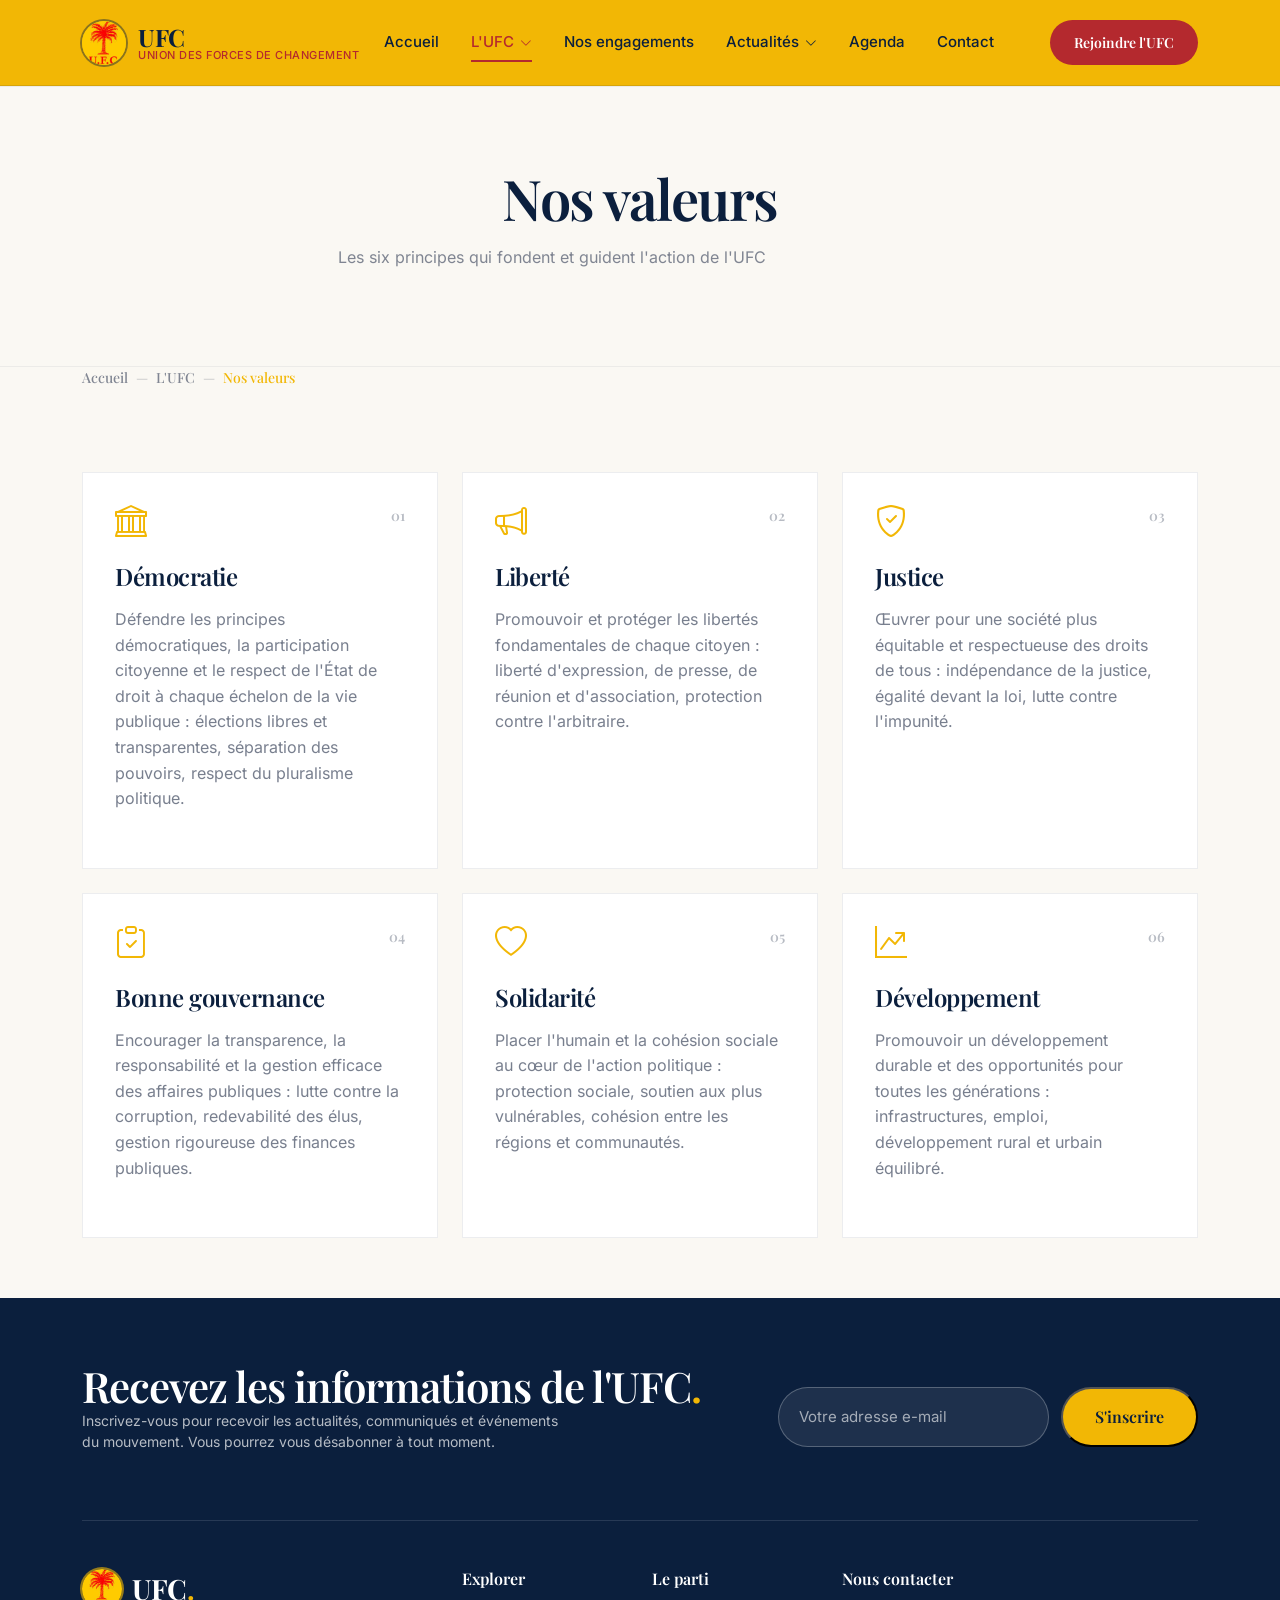
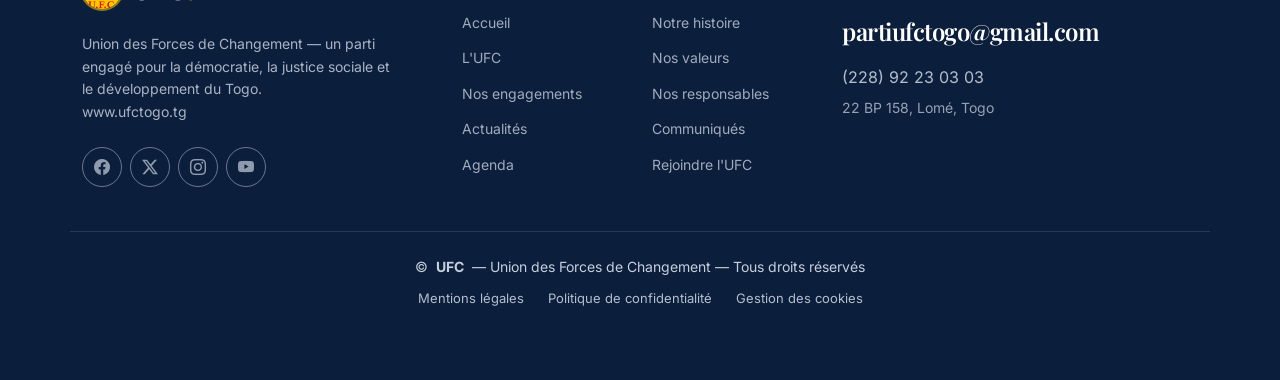
<file: valeurs.html>
<!DOCTYPE html>
<html lang="fr">

<head>
  <meta charset="utf-8">
  <meta content="width=device-width, initial-scale=1.0" name="viewport">
  <title>Nos valeurs | UFC</title>
  <meta name="description" content="Les six valeurs fondatrices de l&#039;Union des Forces de Changement : démocratie, liberté, justice, bonne gouvernance, solidarité, développement.">
  <meta name="keywords" content="UFC, Union des Forces de Changement, Togo, parti politique">

  <meta name="robots" content="noindex, nofollow">

  <!-- Vendor CSS Files -->
  <link href="vendors/bootstrap/css/bootstrap.min.css" rel="stylesheet">
  <link href="vendors/bootstrap-icons/bootstrap-icons.css" rel="stylesheet">
  <link href="vendors/aos/aos.css" rel="stylesheet">
  <link href="vendors/glightbox/css/glightbox.min.css" rel="stylesheet">

  <!-- Main CSS File -->
  <link href="assets/css/main.css" rel="stylesheet">
</head>

<body class="">

  <header id="header" class="header d-flex align-items-center sticky-top">
    <div class="container-fluid container-xl position-relative d-flex align-items-center justify-content-between">

      <a href="index.html" class="logo d-flex align-items-center">
        <img src="assets/img/ufc/logo-ufc.jpg" alt="Logo UFC">
        <div>
          <h1 class="sitename">UFC</h1>
          <span class="baseline">Union des Forces de Changement</span>
        </div>
      </a>

      <nav id="navmenu" class="navmenu">
        <ul>
          <li><a href="index.html" class="">Accueil</a></li>

          <li class="dropdown">
            <a href="about.html" class="active"><span>L'UFC</span> <i class="bi bi-chevron-down toggle-dropdown"></i></a>
            <ul>
              <li><a href="about.html">Qui sommes-nous</a></li>
              <li><a href="histoire.html">Notre histoire</a></li>
              <li><a href="valeurs.html">Nos valeurs</a></li>
              <li><a href="vision.html">Notre vision</a></li>
              <li><a href="responsables.html">Nos responsables</a></li>
            </ul>
          </li>

          <li><a href="engagements.html" class="">Nos engagements</a></li>

          <li class="dropdown">
            <a href="actualites.html" class=""><span>Actualités</span> <i class="bi bi-chevron-down toggle-dropdown"></i></a>
            <ul>
              <li><a href="actualites.html">Toutes les actualités</a></li>
              <li><a href="communiques.html">Communiqués officiels</a></li>
            </ul>
          </li>

          <li><a href="agenda.html" class="">Agenda</a></li>
          <li><a href="contact.html" class="">Contact</a></li>
        </ul>
        <i class="mobile-nav-toggle d-xl-none bi bi-list"></i>
      </nav>

      <a href="rejoindre.html" class="btn-cta d-none d-xl-inline-flex">Rejoindre l'UFC</a>

    </div>
  </header>

  <main class="main">

    <div class="page-title" data-aos="fade">
      <div class="heading">
        <div class="container">
          <div class="row d-flex justify-content-center text-center">
            <div class="col-lg-8">
              <h1>Nos valeurs</h1>
              <p>Les six principes qui fondent et guident l'action de l'UFC</p>
            </div>
          </div>
        </div>
      </div>
      <nav class="breadcrumbs">
        <div class="container">
          <ol>
            <li><a href="index.html">Accueil</a></li>
            <li><a href="about.html">L'UFC</a></li>
            <li class="current">Nos valeurs</li>
          </ol>
        </div>
      </nav>
    </div><!-- End Page Title -->

    <section id="valeurs" class="services section">

      <div class="container">

        <div class="row gy-4">

          <div class="col-lg-4 col-md-6" data-aos="fade-up" data-aos-delay="100">
            <div class="service-item">
              <div class="item-top">
                <i class="bi bi-bank"></i>
                <span class="index">01</span>
              </div>
              <h4>Démocratie</h4>
              <p>Défendre les principes démocratiques, la participation citoyenne et le respect de l'État de droit à chaque échelon de la vie publique : élections libres et transparentes, séparation des pouvoirs, respect du pluralisme politique.</p>
            </div>
          </div><!-- End Value Item -->

          <div class="col-lg-4 col-md-6" data-aos="fade-up" data-aos-delay="200">
            <div class="service-item">
              <div class="item-top">
                <i class="bi bi-megaphone"></i>
                <span class="index">02</span>
              </div>
              <h4>Liberté</h4>
              <p>Promouvoir et protéger les libertés fondamentales de chaque citoyen : liberté d'expression, de presse, de réunion et d'association, protection contre l'arbitraire.</p>
            </div>
          </div><!-- End Value Item -->

          <div class="col-lg-4 col-md-6" data-aos="fade-up" data-aos-delay="300">
            <div class="service-item">
              <div class="item-top">
                <i class="bi bi-shield-check"></i>
                <span class="index">03</span>
              </div>
              <h4>Justice</h4>
              <p>Œuvrer pour une société plus équitable et respectueuse des droits de tous : indépendance de la justice, égalité devant la loi, lutte contre l'impunité.</p>
            </div>
          </div><!-- End Value Item -->

          <div class="col-lg-4 col-md-6" data-aos="fade-up" data-aos-delay="100">
            <div class="service-item">
              <div class="item-top">
                <i class="bi bi-clipboard-check"></i>
                <span class="index">04</span>
              </div>
              <h4>Bonne gouvernance</h4>
              <p>Encourager la transparence, la responsabilité et la gestion efficace des affaires publiques : lutte contre la corruption, redevabilité des élus, gestion rigoureuse des finances publiques.</p>
            </div>
          </div><!-- End Value Item -->

          <div class="col-lg-4 col-md-6" data-aos="fade-up" data-aos-delay="200">
            <div class="service-item">
              <div class="item-top">
                <i class="bi bi-heart"></i>
                <span class="index">05</span>
              </div>
              <h4>Solidarité</h4>
              <p>Placer l'humain et la cohésion sociale au cœur de l'action politique : protection sociale, soutien aux plus vulnérables, cohésion entre les régions et communautés.</p>
            </div>
          </div><!-- End Value Item -->

          <div class="col-lg-4 col-md-6" data-aos="fade-up" data-aos-delay="300">
            <div class="service-item">
              <div class="item-top">
                <i class="bi bi-graph-up-arrow"></i>
                <span class="index">06</span>
              </div>
              <h4>Développement</h4>
              <p>Promouvoir un développement durable et des opportunités pour toutes les générations : infrastructures, emploi, développement rural et urbain équilibré.</p>
            </div>
          </div><!-- End Value Item -->

        </div>

      </div>

    </section>

  </main>

  <footer id="footer" class="footer dark-background">

    <div class="container">
      <div class="footer-cta">
        <div class="row align-items-center gy-4">
          <div class="col-lg-7">
            <h2>Recevez les informations de l'UFC<span>.</span></h2>
            <p class="newsletter-p">Inscrivez-vous pour recevoir les actualités, communiqués et événements du mouvement. Vous pourrez vous désabonner à tout moment.</p>
          </div>
          <div class="col-lg-5 text-lg-end">
            <form action="forms/newsletter.html" method="post" class="newsletter-form ms-lg-auto">
              <input type="email" name="email" placeholder="Votre adresse e-mail" required="">
              <button type="submit" class="btn-pill">S'inscrire</button>
            </form>
          </div>
        </div>
      </div>
    </div>

    <div class="container footer-top">
      <div class="row gy-4">
        <div class="col-lg-4 col-md-6 footer-about">
          <a href="index.html" class="logo d-flex align-items-center">
            <img src="assets/img/ufc/logo-ufc.jpg" alt="Logo UFC">
            <span class="sitename">UFC<span class="dot">.</span></span>
          </a>
          <p>Union des Forces de Changement — un parti engagé pour la démocratie, la justice sociale et le développement du Togo.<br>www.ufctogo.tg</p>
          <div class="social-links d-flex mt-4">
            <a href="#" aria-label="Facebook" title="À renseigner"><i class="bi bi-facebook"></i></a>
            <a href="#" aria-label="X" title="À renseigner"><i class="bi bi-twitter-x"></i></a>
            <a href="#" aria-label="Instagram" title="À renseigner"><i class="bi bi-instagram"></i></a>
            <a href="#" aria-label="YouTube" title="À renseigner"><i class="bi bi-youtube"></i></a>
          </div>
        </div>

        <div class="col-lg-2 col-md-3 col-6 footer-links">
          <h4>Explorer</h4>
          <ul>
            <li><a href="index.html">Accueil</a></li>
            <li><a href="about.html">L'UFC</a></li>
            <li><a href="engagements.html">Nos engagements</a></li>
            <li><a href="actualites.html">Actualités</a></li>
            <li><a href="agenda.html">Agenda</a></li>
          </ul>
        </div>

        <div class="col-lg-2 col-md-3 col-6 footer-links">
          <h4>Le parti</h4>
          <ul>
            <li><a href="histoire.html">Notre histoire</a></li>
            <li><a href="valeurs.html">Nos valeurs</a></li>
            <li><a href="responsables.html">Nos responsables</a></li>
            <li><a href="communiques.html">Communiqués</a></li>
            <li><a href="rejoindre.html">Rejoindre l'UFC</a></li>
          </ul>
        </div>

        <div class="col-lg-4 col-md-12 footer-contact">
          <h4>Nous contacter</h4>
          <a href="mailto:partiufctogo@gmail.com" class="email-link">partiufctogo@gmail.com</a>
          <p class="phone">(228) 92 23 03 03</p>
          <p class="address">22 BP 158, Lomé, Togo</p>
        </div>

      </div>
    </div>

    <div class="container copyright text-center mt-4">
      <p>© <strong class="px-1 sitename">UFC</strong> <span>— Union des Forces de Changement — Tous droits réservés</span></p>
      <div class="legal-links">
        <a href="#">Mentions légales</a>
        <a href="#">Politique de confidentialité</a>
        <a href="#">Gestion des cookies</a>
      </div>
    

  </footer>

  <!-- Scroll Top -->
  <a href="#" id="scroll-top" class="scroll-top d-flex align-items-center justify-content-center"><i class="bi bi-arrow-up-short"></i></a>

  <!-- Preloader -->
  <div id="preloader"></div>

  <!-- Vendor JS Files -->
  <script src="vendors/bootstrap/js/bootstrap.bundle.min.js"></script>
  <script src="vendors/php-email-form/validate.js"></script>
  <script src="vendors/aos/aos.js"></script>
  <script src="vendors/imagesloaded/imagesloaded.pkgd.min.js"></script>
  <script src="vendors/isotope-layout/isotope.pkgd.min.js"></script>
  <script src="vendors/glightbox/js/glightbox.min.js"></script>
  <script src="vendors/purecounter/purecounter_vanilla.js"></script>

  <!-- Main JS File -->
  <script src="assets/js/main.js"></script>
</body>

</html>
</file>
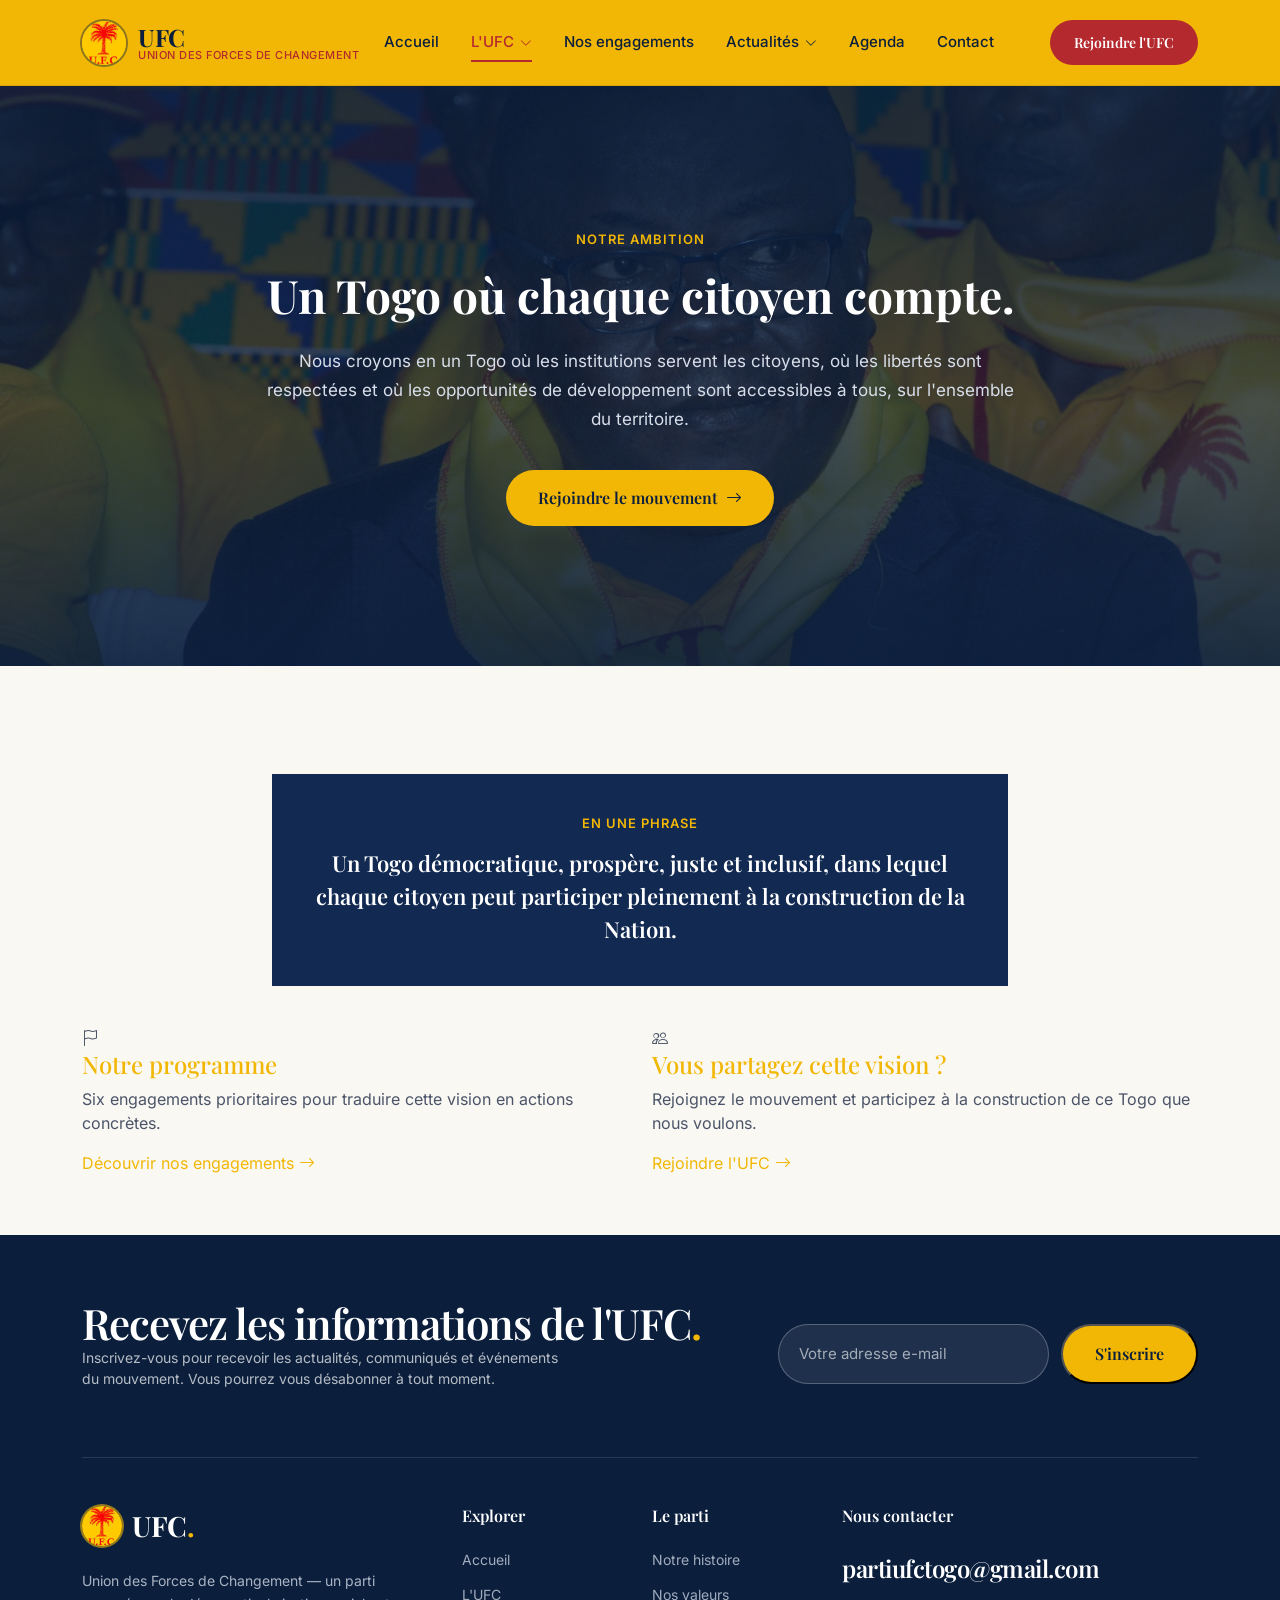
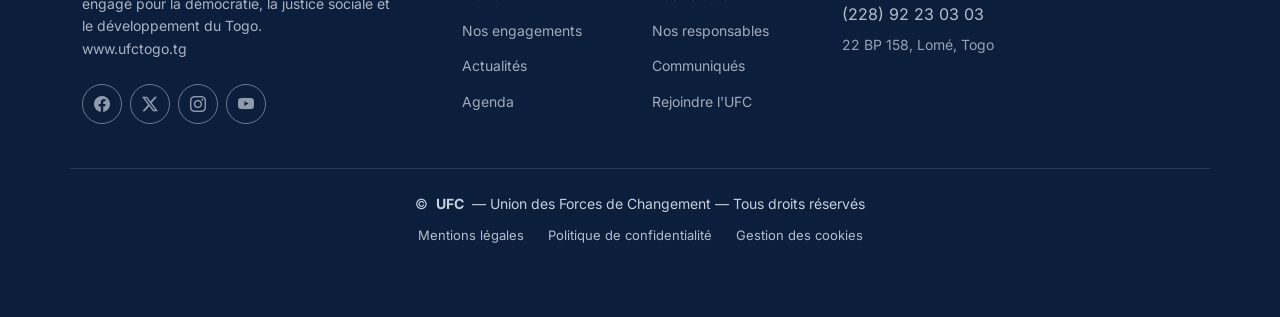
<file: vision.html>
<!DOCTYPE html>
<html lang="fr">

<head>
  <meta charset="utf-8">
  <meta content="width=device-width, initial-scale=1.0" name="viewport">
  <title>Notre vision pour le Togo | UFC</title>
  <meta name="description" content="La vision de l&#039;Union des Forces de Changement pour un Togo démocratique, prospère, juste et inclusif.">
  <meta name="keywords" content="UFC, Union des Forces de Changement, Togo, parti politique">

  <meta name="robots" content="noindex, nofollow">

  <!-- Vendor CSS Files -->
  <link href="vendors/bootstrap/css/bootstrap.min.css" rel="stylesheet">
  <link href="vendors/bootstrap-icons/bootstrap-icons.css" rel="stylesheet">
  <link href="vendors/aos/aos.css" rel="stylesheet">
  <link href="vendors/glightbox/css/glightbox.min.css" rel="stylesheet">

  <!-- Main CSS File -->
  <link href="assets/css/main.css" rel="stylesheet">
</head>

<body class="">

  <header id="header" class="header d-flex align-items-center sticky-top">
    <div class="container-fluid container-xl position-relative d-flex align-items-center justify-content-between">

      <a href="index.html" class="logo d-flex align-items-center">
        <img src="assets/img/ufc/logo-ufc.jpg" alt="Logo UFC">
        <div>
          <h1 class="sitename">UFC</h1>
          <span class="baseline">Union des Forces de Changement</span>
        </div>
      </a>

      <nav id="navmenu" class="navmenu">
        <ul>
          <li><a href="index.html" class="">Accueil</a></li>

          <li class="dropdown">
            <a href="about.html" class="active"><span>L'UFC</span> <i class="bi bi-chevron-down toggle-dropdown"></i></a>
            <ul>
              <li><a href="about.html">Qui sommes-nous</a></li>
              <li><a href="histoire.html">Notre histoire</a></li>
              <li><a href="valeurs.html">Nos valeurs</a></li>
              <li><a href="vision.html">Notre vision</a></li>
              <li><a href="responsables.html">Nos responsables</a></li>
            </ul>
          </li>

          <li><a href="engagements.html" class="">Nos engagements</a></li>

          <li class="dropdown">
            <a href="actualites.html" class=""><span>Actualités</span> <i class="bi bi-chevron-down toggle-dropdown"></i></a>
            <ul>
              <li><a href="actualites.html">Toutes les actualités</a></li>
              <li><a href="communiques.html">Communiqués officiels</a></li>
            </ul>
          </li>

          <li><a href="agenda.html" class="">Agenda</a></li>
          <li><a href="contact.html" class="">Contact</a></li>
        </ul>
        <i class="mobile-nav-toggle d-xl-none bi bi-list"></i>
      </nav>

      <a href="rejoindre.html" class="btn-cta d-none d-xl-inline-flex">Rejoindre l'UFC</a>

    </div>
  </header>

  <main class="main">

    <!-- Notre vision pour le Togo -->
    <section id="vision" class="vision-section" style="background-image:url('assets/img/ufc/militants-energie.jpeg');">

      <div class="container" data-aos="fade-up" data-aos-delay="100">
        <div class="vision-content">
          <span class="eyebrow">Notre ambition</span>
          <h2>Un Togo où chaque citoyen compte.</h2>
          <p>Nous croyons en un Togo où les institutions servent les citoyens, où les libertés sont respectées et où les opportunités de développement sont accessibles à tous, sur l'ensemble du territoire.</p>
          <a href="rejoindre.html" class="btn-pill">Rejoindre le mouvement <i class="bi bi-arrow-right"></i></a>
        </div>
      </div>

    </section><!-- /Notre vision pour le Togo -->

    <section class="about section">
      <div class="container" data-aos="fade-up">
        <div class="row justify-content-center text-center">
          <div class="col-lg-8">
            <div class="vision-callout dark-background">
              <span class="eyebrow">En une phrase</span>
              <p>Un Togo démocratique, prospère, juste et inclusif, dans lequel chaque citoyen peut participer pleinement à la construction de la Nation.</p>
            </div>
          </div>
        </div>

        <div class="row gy-4 mt-3">
          <div class="col-lg-6" data-aos="fade-up" data-aos-delay="100">
            <div class="service-item">
              <div class="item-top"><i class="bi bi-flag"></i></div>
              <h4><a href="engagements.html">Notre programme</a></h4>
              <p>Six engagements prioritaires pour traduire cette vision en actions concrètes.</p>
              <a href="engagements.html" class="read-more">Découvrir nos engagements <i class="bi bi-arrow-right"></i></a>
            </div>
          </div>
          <div class="col-lg-6" data-aos="fade-up" data-aos-delay="200">
            <div class="service-item">
              <div class="item-top"><i class="bi bi-people"></i></div>
              <h4><a href="rejoindre.html">Vous partagez cette vision ?</a></h4>
              <p>Rejoignez le mouvement et participez à la construction de ce Togo que nous voulons.</p>
              <a href="rejoindre.html" class="read-more">Rejoindre l'UFC <i class="bi bi-arrow-right"></i></a>
            </div>
          </div>
        </div>
      </div>
    </section>

  </main>

  <footer id="footer" class="footer dark-background">

    <div class="container">
      <div class="footer-cta">
        <div class="row align-items-center gy-4">
          <div class="col-lg-7">
            <h2>Recevez les informations de l'UFC<span>.</span></h2>
            <p class="newsletter-p">Inscrivez-vous pour recevoir les actualités, communiqués et événements du mouvement. Vous pourrez vous désabonner à tout moment.</p>
          </div>
          <div class="col-lg-5 text-lg-end">
            <form action="forms/newsletter.html" method="post" class="newsletter-form ms-lg-auto">
              <input type="email" name="email" placeholder="Votre adresse e-mail" required="">
              <button type="submit" class="btn-pill">S'inscrire</button>
            </form>
          </div>
        </div>
      </div>
    </div>

    <div class="container footer-top">
      <div class="row gy-4">
        <div class="col-lg-4 col-md-6 footer-about">
          <a href="index.html" class="logo d-flex align-items-center">
            <img src="assets/img/ufc/logo-ufc.jpg" alt="Logo UFC">
            <span class="sitename">UFC<span class="dot">.</span></span>
          </a>
          <p>Union des Forces de Changement — un parti engagé pour la démocratie, la justice sociale et le développement du Togo.<br>www.ufctogo.tg</p>
          <div class="social-links d-flex mt-4">
            <a href="#" aria-label="Facebook" title="À renseigner"><i class="bi bi-facebook"></i></a>
            <a href="#" aria-label="X" title="À renseigner"><i class="bi bi-twitter-x"></i></a>
            <a href="#" aria-label="Instagram" title="À renseigner"><i class="bi bi-instagram"></i></a>
            <a href="#" aria-label="YouTube" title="À renseigner"><i class="bi bi-youtube"></i></a>
          </div>
        </div>

        <div class="col-lg-2 col-md-3 col-6 footer-links">
          <h4>Explorer</h4>
          <ul>
            <li><a href="index.html">Accueil</a></li>
            <li><a href="about.html">L'UFC</a></li>
            <li><a href="engagements.html">Nos engagements</a></li>
            <li><a href="actualites.html">Actualités</a></li>
            <li><a href="agenda.html">Agenda</a></li>
          </ul>
        </div>

        <div class="col-lg-2 col-md-3 col-6 footer-links">
          <h4>Le parti</h4>
          <ul>
            <li><a href="histoire.html">Notre histoire</a></li>
            <li><a href="valeurs.html">Nos valeurs</a></li>
            <li><a href="responsables.html">Nos responsables</a></li>
            <li><a href="communiques.html">Communiqués</a></li>
            <li><a href="rejoindre.html">Rejoindre l'UFC</a></li>
          </ul>
        </div>

        <div class="col-lg-4 col-md-12 footer-contact">
          <h4>Nous contacter</h4>
          <a href="mailto:partiufctogo@gmail.com" class="email-link">partiufctogo@gmail.com</a>
          <p class="phone">(228) 92 23 03 03</p>
          <p class="address">22 BP 158, Lomé, Togo</p>
        </div>

      </div>
    </div>

    <div class="container copyright text-center mt-4">
      <p>© <strong class="px-1 sitename">UFC</strong> <span>— Union des Forces de Changement — Tous droits réservés</span></p>
      <div class="legal-links">
        <a href="#">Mentions légales</a>
        <a href="#">Politique de confidentialité</a>
        <a href="#">Gestion des cookies</a>
      </div>
    

  </footer>

  <!-- Scroll Top -->
  <a href="#" id="scroll-top" class="scroll-top d-flex align-items-center justify-content-center"><i class="bi bi-arrow-up-short"></i></a>

  <!-- Preloader -->
  <div id="preloader"></div>

  <!-- Vendor JS Files -->
  <script src="vendors/bootstrap/js/bootstrap.bundle.min.js"></script>
  <script src="vendors/php-email-form/validate.js"></script>
  <script src="vendors/aos/aos.js"></script>
  <script src="vendors/imagesloaded/imagesloaded.pkgd.min.js"></script>
  <script src="vendors/isotope-layout/isotope.pkgd.min.js"></script>
  <script src="vendors/glightbox/js/glightbox.min.js"></script>
  <script src="vendors/purecounter/purecounter_vanilla.js"></script>

  <!-- Main JS File -->
  <script src="assets/js/main.js"></script>
</body>

</html>
</file>
<file: assets/css/main.css>
/**
* Modèle : Horizon (Bootstrap v5.3.8)
*/

@charset "UTF-8";

/* Polices locales (auto-hébergées, aucune requête externe) */
@font-face {
  font-family: "Inter";
  font-style: normal;
  font-weight: 100 900;
  font-display: swap;
  src: url("../fonts/inter-variable-latin.woff2") format("woff2");
}
@font-face {
  font-family: "Playfair Display";
  font-style: normal;
  font-weight: 400 900;
  font-display: swap;
  src: url("../fonts/playfair-display-variable-latin.woff2") format("woff2");
}

/*--------------------------------------------------------------
# Font & Color Variables — Charte UFC (Union des Forces de Changement)
--------------------------------------------------------------*/
/* Fonts */
:root {
  --default-font: "Inter",  system-ui, -apple-system, "Segoe UI", Roboto, "Helvetica Neue", Arial, "Noto Sans", "Liberation Sans", sans-serif, "Apple Color Emoji", "Segoe UI Emoji", "Segoe UI Symbol", "Noto Color Emoji";
  --heading-font: "Playfair Display", Georgia, "Times New Roman", serif;
  --nav-font: "Inter",  system-ui, -apple-system, "Segoe UI", Roboto, sans-serif;
}

/* Couleurs globales — palette officielle UFC */
:root {
  --background-color: #FAF8F3; /* Blanc cassé — fond principal */
  --default-color: #4B5468; /* Texte doux — corps de texte */
  --heading-color: #0B1F3D; /* Bleu nuit — titres */
  --accent-color: #F2B705; /* Jaune UFC — boutons, accents, signature */
  --surface-color: #ffffff; /* Fond des cartes et éléments encadrés */
  --contrast-color: #0B1F3D; /* Texte lisible sur fond jaune (accent) */
}

/* Couleurs du menu de navigation — header en jaune UFC, accents rouges */
:root {
  --nav-color: #0B1F3D;
  --nav-hover-color: #B4292E;
  --nav-mobile-background-color: #F2B705;
  --nav-dropdown-background-color: #ffffff;
  --nav-dropdown-color: #0B1F3D;
  --nav-dropdown-hover-color: #B4292E;
}

/* Préréglages de couleurs — sections claires / sombres */

.light-background {
  --background-color: #EEEAE1;
  --surface-color: #ffffff;
}

.dark-background {
  --background-color: #0B1F3D;
  --default-color: #C7CEDC;
  --heading-color: #ffffff;
  --surface-color: #122A52;
  --contrast-color: #0B1F3D;
}

/* Smooth scroll */
:root {
  scroll-behavior: smooth;
}

/*--------------------------------------------------------------
# General Styling & Shared Classes
--------------------------------------------------------------*/
body {
  color: var(--default-color);
  background-color: var(--background-color);
  font-family: var(--default-font);
}

a {
  color: var(--accent-color);
  text-decoration: none;
  transition: 0.3s;
}

a:hover {
  color: color-mix(in srgb, var(--accent-color), transparent 25%);
  text-decoration: none;
}

h1,
h2,
h3,
h4,
h5,
h6 {
  color: var(--heading-color);
  font-family: var(--heading-font);
}

/* PHP Email Form Messages
------------------------------*/
.php-email-form .error-message {
  display: none;
  background: #B4292E;
  color: #ffffff;
  text-align: left;
  padding: 15px;
  margin-bottom: 24px;
  font-weight: 600;
}

.php-email-form .sent-message {
  display: none;
  color: #ffffff;
  background: #059652;
  text-align: center;
  padding: 15px;
  margin-bottom: 24px;
  font-weight: 600;
}

.php-email-form .loading {
  display: none;
  background: var(--surface-color);
  text-align: center;
  padding: 15px;
  margin-bottom: 24px;
}

.php-email-form .loading:before {
  content: "";
  display: inline-block;
  border-radius: 50%;
  width: 24px;
  height: 24px;
  margin: 0 10px -6px 0;
  border: 3px solid var(--accent-color);
  border-top-color: var(--surface-color);
  animation: php-email-form-loading 1s linear infinite;
}

@keyframes php-email-form-loading {
  0% {
    transform: rotate(0deg);
  }

  100% {
    transform: rotate(360deg);
  }
}

/*--------------------------------------------------------------
# Global Header
--------------------------------------------------------------*/
.header {
  color: var(--default-color);
  padding: 20px 0;
  transition: all 0.5s;
  z-index: 997;
  border-bottom: 1px solid color-mix(in srgb, #0B1F3D, transparent 88%);
}

/* En-tête en jaune UFC (remplace le bleu nuit) */
#header {
  background-color: #F2B705;
}

.header .logo {
  line-height: 1;
}

.header .logo img {
  max-height: 44px;
  margin-right: 12px;
  border-radius: 50%;
  box-shadow: 0 0 0 2px color-mix(in srgb, #0B1F3D, transparent 55%);
}

.header .logo h1 {
  font-size: 24px;
  margin: 0;
  font-weight: 700;
  letter-spacing: -0.5px;
  color: #0B1F3D;
  line-height: 1.1;
}

.header .logo .baseline {
  display: block;
  font-family: var(--nav-font);
  font-size: 11px;
  font-weight: 500;
  letter-spacing: 0.5px;
  color: #B4292E;
  text-transform: uppercase;
}

.header .logo h1 span {
  color: #B4292E;
}

.header .btn-cta {
  align-items: center;
  gap: 8px;
  padding: 12px 24px;
  margin-left: 32px;
  border-radius: 50px;
  background-color: #B4292E;
  color: #ffffff;
  font-family: var(--heading-font);
  font-size: 14px;
  font-weight: 600;
  transition: all 0.3s ease-out;
}

.header .btn-cta:hover {
  transform: translateY(-2px);
  background-color: color-mix(in srgb, #B4292E 85%, black);
  color: #ffffff;
}

.scrolled .header {
  padding: 12px 0;
  border-bottom-color: transparent;
  box-shadow: 0px 4px 24px rgba(0, 0, 0, 0.08);
}

/*--------------------------------------------------------------
# Navigation Menu
--------------------------------------------------------------*/
/* Navmenu - Desktop */
@media (min-width: 1200px) {
  .navmenu {
    padding: 0;
  }

  .navmenu ul {
    margin: 0;
    padding: 0;
    display: flex;
    list-style: none;
    align-items: center;
    gap: 8px;
  }

  .navmenu li {
    position: relative;
  }

  .navmenu a,
  .navmenu a:focus {
    position: relative;
    color: var(--nav-color);
    padding: 8px 12px;
    font-size: 15px;
    font-family: var(--nav-font);
    font-weight: 500;
    display: flex;
    align-items: center;
    justify-content: space-between;
    white-space: nowrap;
    transition: 0.3s;
  }

  .navmenu a i,
  .navmenu a:focus i {
    font-size: 12px;
    line-height: 0;
    margin-left: 6px;
    transition: 0.3s;
  }

  .navmenu a::before,
  .navmenu a:focus::before {
    content: "";
    position: absolute;
    left: 12px;
    right: 12px;
    bottom: 0;
    height: 2px;
    background-color: var(--nav-hover-color);
    transform: scaleX(0);
    transform-origin: left;
    transition: transform 0.3s ease-out;
  }

  .navmenu li:hover>a,
  .navmenu .active,
  .navmenu .active:focus {
    color: var(--nav-hover-color);
  }

  .navmenu li:hover>a::before,
  .navmenu .active::before {
    transform: scaleX(1);
  }

  .navmenu .dropdown ul {
    margin: 0;
    padding: 8px 0;
    background: var(--nav-dropdown-background-color);
    display: block;
    position: absolute;
    visibility: hidden;
    left: 12px;
    top: 130%;
    opacity: 0;
    transition: 0.3s;
    border-radius: 0;
    z-index: 99;
    border: 1px solid color-mix(in srgb, var(--nav-dropdown-color), transparent 88%);
    box-shadow: 0px 16px 40px rgba(0, 0, 0, 0.1);
  }

  .navmenu .dropdown ul li {
    min-width: 208px;
  }

  .navmenu .dropdown ul a {
    padding: 10px 20px;
    font-size: 14px;
    font-weight: 400;
    text-transform: none;
    color: var(--nav-dropdown-color);
  }

  .navmenu .dropdown ul a::before {
    display: none;
  }

  .navmenu .dropdown ul a i {
    font-size: 12px;
  }

  .navmenu .dropdown ul a:hover,
  .navmenu .dropdown ul .active:hover,
  .navmenu .dropdown ul li:hover>a {
    color: var(--nav-dropdown-hover-color);
    padding-left: 24px;
  }

  .navmenu .dropdown:hover>ul {
    opacity: 1;
    top: 100%;
    visibility: visible;
  }

  .navmenu .dropdown .dropdown ul {
    top: 0;
    left: -90%;
    visibility: hidden;
  }

  .navmenu .dropdown .dropdown:hover>ul {
    opacity: 1;
    top: 0;
    left: -100%;
    visibility: visible;
  }
}

/* Navmenu - Mobile */
@media (max-width: 1199px) {
  .mobile-nav-toggle {
    color: var(--nav-color);
    font-size: 28px;
    line-height: 0;
    margin-right: 10px;
    cursor: pointer;
    transition: color 0.3s;
  }

  .navmenu {
    padding: 0;
    z-index: 9997;
  }

  .navmenu ul {
    display: none;
    list-style: none;
    position: absolute;
    inset: 60px 20px 20px 20px;
    padding: 10px 0;
    margin: 0;
    border-radius: 0;
    background-color: var(--nav-mobile-background-color);
    border: 1px solid color-mix(in srgb, var(--default-color), transparent 90%);
    overflow-y: auto;
    transition: 0.3s;
    z-index: 9998;
    box-shadow: 0px 0px 30px rgba(0, 0, 0, 0.1);
  }

  .navmenu a,
  .navmenu a:focus {
    color: var(--nav-dropdown-color);
    padding: 10px 20px;
    font-family: var(--nav-font);
    font-size: 17px;
    font-weight: 500;
    display: flex;
    align-items: center;
    justify-content: space-between;
    white-space: nowrap;
    transition: 0.3s;
  }

  .navmenu a i,
  .navmenu a:focus i {
    font-size: 12px;
    line-height: 0;
    margin-left: 5px;
    width: 30px;
    height: 30px;
    display: flex;
    align-items: center;
    justify-content: center;
    border-radius: 50%;
    transition: 0.3s;
    background-color: color-mix(in srgb, var(--accent-color), transparent 90%);
  }

  .navmenu a i:hover,
  .navmenu a:focus i:hover {
    background-color: var(--accent-color);
    color: var(--contrast-color);
  }

  .navmenu a:hover,
  .navmenu .active,
  .navmenu .active:focus {
    color: var(--nav-dropdown-hover-color);
  }

  .navmenu .active i,
  .navmenu .active:focus i {
    background-color: var(--accent-color);
    color: var(--contrast-color);
    transform: rotate(180deg);
  }

  .navmenu .dropdown ul {
    position: static;
    display: none;
    z-index: 99;
    padding: 10px 0;
    margin: 10px 20px;
    background-color: var(--nav-dropdown-background-color);
    border: 1px solid color-mix(in srgb, var(--default-color), transparent 90%);
    box-shadow: none;
    transition: all 0.5s ease-in-out;
  }

  .navmenu .dropdown ul ul {
    background-color: rgba(33, 37, 41, 0.1);
  }

  .navmenu .dropdown>.dropdown-active {
    display: block;
    background-color: rgba(33, 37, 41, 0.03);
  }

  .mobile-nav-active {
    overflow: hidden;
  }

  .mobile-nav-active .mobile-nav-toggle {
    color: #fff;
    position: absolute;
    font-size: 32px;
    top: 15px;
    right: 15px;
    margin-right: 0;
    z-index: 9999;
  }

  .mobile-nav-active .navmenu {
    position: fixed;
    overflow: hidden;
    inset: 0;
    background: rgba(14, 14, 16, 0.8);
    transition: 0.3s;
  }

  .mobile-nav-active .navmenu>ul {
    display: block;
  }
}

/*--------------------------------------------------------------
# Global Footer
--------------------------------------------------------------*/
.footer {
  color: var(--default-color);
  background-color: var(--background-color);
  font-size: 14px;
  padding-bottom: 48px;
  position: relative;
}

.footer .footer-cta {
  padding: 64px 0 48px 0;
  border-bottom: 1px solid color-mix(in srgb, var(--default-color), transparent 85%);
}

.footer .footer-cta h2 {
  font-size: 42px;
  font-weight: 600;
  line-height: 1.15;
  letter-spacing: -1px;
  max-width: 640px;
  margin: 0;
}

.footer .footer-cta h2 span {
  color: var(--accent-color);
}

@media (max-width: 768px) {
  .footer .footer-cta h2 {
    font-size: 32px;
  }
}

.footer .footer-cta .btn-pill {
  display: inline-flex;
  align-items: center;
  gap: 8px;
  padding: 16px 32px;
  border-radius: 50px;
  background-color: var(--accent-color);
  color: var(--contrast-color);
  font-family: var(--heading-font);
  font-size: 16px;
  font-weight: 600;
  transition: all 0.3s ease-out;
}

.footer .footer-cta .btn-pill:hover {
  transform: translateY(-4px);
  background-color: color-mix(in srgb, var(--accent-color) 90%, black);
  color: var(--contrast-color);
}

.footer .footer-top {
  padding-top: 48px;
}

.footer .footer-about .logo {
  line-height: 1;
  margin-bottom: 24px;
  display: flex;
  align-items: center;
}

.footer .footer-about .logo img {
  height: 40px;
  border-radius: 50%;
  margin-right: 10px;
  box-shadow: 0 0 0 2px color-mix(in srgb, var(--accent-color), transparent 40%);
}

.footer .footer-about .logo .sitename {
  color: var(--heading-color);
  font-size: 28px;
  font-weight: 700;
  letter-spacing: -0.5px;
  font-family: var(--heading-font);
}

.footer .footer-about .logo .sitename .dot {
  color: var(--accent-color);
}

.footer .footer-about p {
  font-size: 14px;
  line-height: 1.6;
  max-width: 320px;
  color: color-mix(in srgb, var(--default-color), transparent 15%);
}

.footer .social-links a {
  display: flex;
  align-items: center;
  justify-content: center;
  width: 40px;
  height: 40px;
  border-radius: 50%;
  border: 1px solid color-mix(in srgb, var(--default-color), transparent 50%);
  font-size: 16px;
  color: color-mix(in srgb, var(--default-color), transparent 30%);
  margin-right: 8px;
  transition: all 0.3s ease-out;
}

.footer .social-links a:hover {
  color: var(--contrast-color);
  border-color: var(--accent-color);
  background-color: var(--accent-color);
}

.footer h4 {
  font-size: 16px;
  font-weight: 600;
  position: relative;
  padding-bottom: 16px;
}

.footer .footer-links {
  margin-bottom: 24px;
}

.footer .footer-links ul {
  list-style: none;
  padding: 0;
  margin: 0;
}

.footer .footer-links ul li {
  display: flex;
  align-items: center;
  padding: 8px 0;
}

.footer .footer-links ul li:first-child {
  padding-top: 0;
}

.footer .footer-links ul a {
  color: color-mix(in srgb, var(--default-color), transparent 20%);
  display: inline-block;
  line-height: 1.4;
  transition: all 0.3s ease-out;
}

.footer .footer-links ul a:hover {
  color: var(--accent-color);
  padding-left: 4px;
}

.footer .footer-contact .email-link {
  display: inline-block;
  font-family: var(--heading-font);
  font-size: 24px;
  font-weight: 600;
  letter-spacing: -0.5px;
  color: var(--heading-color);
  margin-bottom: 16px;
  background: linear-gradient(currentColor, currentColor) 0 100%/0 1px no-repeat;
  transition: background-size 0.3s ease-out;
}

.footer .footer-contact .email-link:hover {
  background-size: 100% 1px;
  color: var(--heading-color);
}

@media (max-width: 768px) {
  .footer .footer-contact .email-link {
    font-size: 20px;
  }
}

.footer .footer-contact .phone {
  font-size: 16px;
  color: color-mix(in srgb, var(--default-color), transparent 10%);
  margin-bottom: 8px;
}

.footer .footer-contact .address {
  font-size: 14px;
  line-height: 1.6;
  color: color-mix(in srgb, var(--default-color), transparent 25%);
  margin-bottom: 0;
}

.footer .copyright {
  padding-top: 24px;
  padding-bottom: 24px;
  margin-top: 48px;
  border-top: 1px solid color-mix(in srgb, var(--default-color), transparent 85%);
}

.footer .copyright p {
  margin-bottom: 0;
}

.footer .credits {
  margin-top: 8px;
  font-size: 13px;
}

.footer .credits a {
  color: var(--accent-color);
}

.footer .credits a:hover {
  color: color-mix(in srgb, var(--accent-color), transparent 25%);
}

/*--------------------------------------------------------------
# Preloader
--------------------------------------------------------------*/
#preloader {
  position: fixed;
  inset: 0;
  z-index: 999999;
  overflow: hidden;
  background: var(--background-color);
  transition: all 0.6s ease-out;
}

#preloader:before {
  content: "";
  position: fixed;
  top: calc(50% - 30px);
  left: calc(50% - 30px);
  border: 6px solid #ffffff;
  border-color: var(--accent-color) transparent var(--accent-color) transparent;
  border-radius: 50%;
  width: 60px;
  height: 60px;
  animation: animate-preloader 1.5s linear infinite;
}

@keyframes animate-preloader {
  0% {
    transform: rotate(0deg);
  }

  100% {
    transform: rotate(360deg);
  }
}

/*--------------------------------------------------------------
# Scroll Top Button
--------------------------------------------------------------*/
.scroll-top {
  position: fixed;
  visibility: hidden;
  opacity: 0;
  right: 15px;
  bottom: 15px;
  z-index: 99999;
  background-color: var(--accent-color);
  width: 40px;
  height: 40px;
  border-radius: 4px;
  transition: all 0.4s;
}

.scroll-top i {
  font-size: 24px;
  color: var(--contrast-color);
  line-height: 0;
}

.scroll-top:hover {
  background-color: color-mix(in srgb, var(--accent-color), transparent 20%);
  color: var(--contrast-color);
}

.scroll-top.active {
  visibility: visible;
  opacity: 1;
}

/*--------------------------------------------------------------
# Disable aos animation delay on mobile devices
--------------------------------------------------------------*/
@media screen and (max-width: 768px) {
  [data-aos-delay] {
    transition-delay: 0 !important;
  }
}

/*--------------------------------------------------------------
# Global Page Titles & Breadcrumbs
--------------------------------------------------------------*/
.page-title {
  color: var(--default-color);
  background-color: var(--background-color);
  position: relative;
}

.page-title .heading {
  padding: 80px 0;
  border-top: 1px solid color-mix(in srgb, var(--default-color), transparent 92%);
  border-bottom: 1px solid color-mix(in srgb, var(--default-color), transparent 92%);
}

.page-title .heading h1 {
  font-size: 56px;
  font-weight: 600;
  line-height: 1.1;
  letter-spacing: -1.5px;
  margin-bottom: 16px;
}

@media (max-width: 768px) {
  .page-title .heading h1 {
    font-size: 38px;
    letter-spacing: -1px;
  }
}

.page-title .heading p {
  font-size: 16px;
  line-height: 1.6;
  max-width: 560px;
  color: color-mix(in srgb, var(--default-color), transparent 30%);
}

.page-title .breadcrumbs {
  margin-bottom: 24px;
}

.page-title .breadcrumbs ol {
  display: flex;
  align-items: center;
  flex-wrap: wrap;
  list-style: none;
  margin: 0;
  padding: 0;
  font-size: 14px;
  font-weight: 500;
  font-family: var(--heading-font);
}

.page-title .breadcrumbs ol a {
  color: color-mix(in srgb, var(--default-color), transparent 30%);
  transition: color 0.3s ease-out;
}

.page-title .breadcrumbs ol a:hover {
  color: var(--accent-color);
}

.page-title .breadcrumbs ol li+li {
  padding-left: 8px;
}

.page-title .breadcrumbs ol li+li::before {
  content: "—";
  display: inline-block;
  padding-right: 8px;
  color: color-mix(in srgb, var(--default-color), transparent 70%);
}

.page-title .breadcrumbs ol .current {
  color: var(--accent-color);
}

/*--------------------------------------------------------------
# Global Sections
--------------------------------------------------------------*/
section,
.section {
  color: var(--default-color);
  background-color: var(--background-color);
  padding: 60px 0;
  scroll-margin-top: 70px;
  overflow: clip;
}

@media (max-width: 1199px) {

  section,
  .section {
    scroll-margin-top: 58px;
  }
}

/*--------------------------------------------------------------
# Global Section Titles
--------------------------------------------------------------*/
.section-title {
  padding-bottom: 48px;
  position: relative;
}

.section-title h2 {
  font-size: 42px;
  font-weight: 600;
  line-height: 1.15;
  letter-spacing: -1px;
  margin-bottom: 0;
  position: relative;
  padding-top: 24px;
}

.section-title h2::before {
  content: "";
  position: absolute;
  top: 0;
  left: 0;
  width: 48px;
  height: 2px;
  background-color: var(--accent-color);
}

@media (max-width: 768px) {
  .section-title h2 {
    font-size: 32px;
  }
}

.section-title p {
  font-size: 16px;
  line-height: 1.6;
  margin-bottom: 8px;
  color: color-mix(in srgb, var(--default-color), transparent 30%);
}

@media (min-width: 992px) {
  .section-title p {
    padding-left: 32px;
    border-left: 1px solid color-mix(in srgb, var(--default-color), transparent 88%);
  }
}

/*--------------------------------------------------------------
# Hero Section
--------------------------------------------------------------*/
.hero {
  padding-top: 60px;
  padding-bottom: 80px;
}

@media (max-width: 768px) {
  .hero {
    padding: 64px 0 48px;
  }
}

.hero .hero-content .kicker {
  display: inline-flex;
  align-items: center;
  gap: 16px;
  font-size: 14px;
  font-weight: 500;
  color: color-mix(in srgb, var(--default-color), transparent 30%);
  margin-bottom: 24px;
}

.hero .hero-content .kicker::before {
  content: "";
  display: inline-block;
  width: 48px;
  height: 1px;
  background-color: var(--accent-color);
}

.hero .hero-content h1 {
  font-size: 56px;
  font-weight: 600;
  line-height: 1.1;
  letter-spacing: -1.5px;
  margin-bottom: 24px;
}

@media (max-width: 1200px) {
  .hero .hero-content h1 {
    font-size: 48px;
  }
}

@media (max-width: 576px) {
  .hero .hero-content h1 {
    font-size: 38px;
    letter-spacing: -1px;
  }
}

.hero .hero-content p {
  font-size: 18px;
  line-height: 1.6;
  max-width: 480px;
  color: color-mix(in srgb, var(--default-color), transparent 25%);
  margin-bottom: 40px;
}

.hero .hero-content .cta-row {
  display: flex;
  align-items: center;
  flex-wrap: wrap;
  gap: 32px;
  margin-bottom: 48px;
}

.hero .hero-content .cta-row .btn-pill {
  display: inline-flex;
  align-items: center;
  gap: 8px;
  padding: 16px 32px;
  border-radius: 50px;
  background-color: var(--accent-color);
  color: var(--contrast-color);
  font-family: var(--heading-font);
  font-size: 16px;
  font-weight: 600;
  transition: all 0.3s ease-out;
}

.hero .hero-content .cta-row .btn-pill:hover {
  transform: translateY(-4px);
  background-color: color-mix(in srgb, var(--accent-color) 90%, black);
  color: var(--contrast-color);
}

.hero .hero-content .cta-row .link-arrow {
  display: inline-flex;
  align-items: center;
  gap: 8px;
  font-family: var(--heading-font);
  font-size: 16px;
  font-weight: 600;
  color: var(--heading-color);
  background: linear-gradient(currentColor, currentColor) 0 100%/0 1px no-repeat;
  transition: background-size 0.3s ease-out;
}

.hero .hero-content .cta-row .link-arrow i {
  color: var(--accent-color);
  transition: transform 0.3s ease-out;
}

.hero .hero-content .cta-row .link-arrow:hover {
  background-size: 100% 1px;
  color: var(--heading-color);
}

.hero .hero-content .cta-row .link-arrow:hover i {
  transform: translateX(4px);
}

.hero .hero-content .meta-row {
  display: flex;
  gap: 48px;
  padding-top: 32px;
  border-top: 1px solid color-mix(in srgb, var(--default-color), transparent 88%);
}

@media (max-width: 576px) {
  .hero .hero-content .meta-row {
    gap: 24px;
    flex-wrap: wrap;
  }
}

.hero .hero-content .meta-row .meta-item {
  display: flex;
  flex-direction: column;
  gap: 8px;
}

.hero .hero-content .meta-row .meta-item .value {
  font-family: var(--heading-font);
  font-size: 24px;
  font-weight: 600;
  line-height: 1;
  color: var(--heading-color);
}

.hero .hero-content .meta-row .meta-item .label {
  font-size: 14px;
  color: color-mix(in srgb, var(--default-color), transparent 40%);
}

.hero .hero-visual {
  position: relative;
}

.hero .hero-visual img {
  width: 100%;
  aspect-ratio: 4/5;
  object-fit: cover;
}

.hero .hero-visual .floating-card {
  position: absolute;
  left: 24px;
  bottom: 32px;
  display: flex;
  align-items: center;
  gap: 16px;
  padding: 16px 24px;
  background-color: var(--surface-color);
  border: 1px solid color-mix(in srgb, var(--default-color), transparent 88%);
  box-shadow: 0 24px 48px rgba(0, 0, 0, 0.08);
}

.hero .hero-visual .floating-card i {
  display: flex;
  align-items: center;
  justify-content: center;
  width: 48px;
  height: 48px;
  border-radius: 50%;
  background-color: color-mix(in srgb, var(--accent-color), transparent 90%);
  color: var(--accent-color);
  font-size: 20px;
}

.hero .hero-visual .floating-card .card-text {
  display: flex;
  flex-direction: column;
  gap: 4px;
}

.hero .hero-visual .floating-card .card-text .value {
  font-family: var(--heading-font);
  font-size: 16px;
  font-weight: 600;
  line-height: 1;
  color: var(--heading-color);
}

.hero .hero-visual .floating-card .card-text .label {
  font-size: 14px;
  color: color-mix(in srgb, var(--default-color), transparent 40%);
}

/*--------------------------------------------------------------
# Clients Section
--------------------------------------------------------------*/
.clients .lead-in {
  font-size: 16px;
  line-height: 1.6;
  max-width: 220px;
  margin: 0;
  color: color-mix(in srgb, var(--default-color), transparent 30%);
}

@media (max-width: 992px) {
  .clients .lead-in {
    max-width: 100%;
    text-align: center;
  }
}

.clients .logo-grid {
  display: grid;
  grid-template-columns: repeat(4, 1fr);
  gap: 32px 48px;
  align-items: center;
}

@media (max-width: 768px) {
  .clients .logo-grid {
    grid-template-columns: repeat(2, 1fr);
    gap: 24px 32px;
  }
}

.clients .logo-grid .logo-item {
  display: flex;
  align-items: center;
  justify-content: center;
}

.clients .logo-grid .logo-item img {
  width: 100%;
  max-width: 128px;
  height: auto;
  filter: grayscale(100%);
  opacity: 0.5;
  transition: all 0.3s ease-out;
}

.clients .logo-grid .logo-item img:hover {
  filter: grayscale(0);
  opacity: 1;
}

/*--------------------------------------------------------------
# About Section
--------------------------------------------------------------*/
.about .image-stack {
  position: relative;
}

.about .image-stack .main-image {
  width: 100%;
  aspect-ratio: 4/3;
  object-fit: cover;
}

.about .image-stack .experience-badge {
  position: absolute;
  left: 24px;
  top: 24px;
  display: flex;
  flex-direction: column;
  gap: 8px;
  width: 152px;
  padding: 24px;
  background-color: var(--accent-color);
  color: var(--contrast-color);
}

.about .image-stack .experience-badge .number {
  font-family: var(--heading-font);
  font-size: 48px;
  font-weight: 700;
  line-height: 1;
}

.about .image-stack .experience-badge .text {
  font-size: 14px;
  line-height: 1.5;
  color: color-mix(in srgb, var(--contrast-color), transparent 15%);
}

.about .content h3 {
  font-size: 28px;
  font-weight: 600;
  line-height: 1.3;
  letter-spacing: -0.5px;
  max-width: 520px;
  margin-bottom: 24px;
}

.about .content p {
  font-size: 16px;
  line-height: 1.6;
  max-width: 520px;
  color: color-mix(in srgb, var(--default-color), transparent 25%);
  margin-bottom: 32px;
}

.about .content .check-list {
  display: grid;
  grid-template-columns: repeat(2, 1fr);
  gap: 16px 24px;
  list-style: none;
  padding: 0;
  margin: 0 0 40px 0;
}

@media (max-width: 576px) {
  .about .content .check-list {
    grid-template-columns: 1fr;
  }
}

.about .content .check-list li {
  display: flex;
  align-items: flex-start;
  gap: 8px;
  font-size: 16px;
  color: var(--default-color);
}

.about .content .check-list li i {
  color: var(--accent-color);
  font-size: 20px;
  line-height: 1.2;
}

.about .content .link-arrow {
  display: inline-flex;
  align-items: center;
  gap: 8px;
  font-family: var(--heading-font);
  font-size: 16px;
  font-weight: 600;
  color: var(--heading-color);
  background: linear-gradient(currentColor, currentColor) 0 100%/0 1px no-repeat;
  transition: background-size 0.3s ease-out;
}

.about .content .link-arrow i {
  color: var(--accent-color);
  transition: transform 0.3s ease-out;
}

.about .content .link-arrow:hover {
  background-size: 100% 1px;
  color: var(--heading-color);
}

.about .content .link-arrow:hover i {
  transform: translateX(4px);
}

/*--------------------------------------------------------------
# Services Section
--------------------------------------------------------------*/
.services .service-item {
  display: flex;
  flex-direction: column;
  height: 100%;
  padding: 32px;
  background-color: var(--surface-color);
  border: 1px solid color-mix(in srgb, var(--default-color), transparent 90%);
  transition: all 0.3s ease-out;
}

.services .service-item:hover {
  transform: translateY(-4px);
  border-color: color-mix(in srgb, var(--default-color), transparent 78%);
  box-shadow: 0 24px 48px rgba(0, 0, 0, 0.06);
}

.services .service-item .item-top {
  display: flex;
  align-items: flex-start;
  justify-content: space-between;
  margin-bottom: 24px;
}

.services .service-item .item-top i {
  font-size: 32px;
  line-height: 1;
  color: var(--accent-color);
}

.services .service-item .item-top .index {
  font-family: var(--heading-font);
  font-size: 14px;
  font-weight: 600;
  color: color-mix(in srgb, var(--default-color), transparent 60%);
}

.services .service-item h4 {
  font-size: 24px;
  font-weight: 600;
  letter-spacing: -0.5px;
  margin-bottom: 16px;
}

.services .service-item h4 a {
  color: var(--heading-color);
  transition: color 0.3s ease-out;
}

.services .service-item h4 a:hover {
  color: var(--accent-color);
}

.services .service-item p {
  font-size: 16px;
  line-height: 1.6;
  color: color-mix(in srgb, var(--default-color), transparent 25%);
  margin-bottom: 24px;
}

.services .service-item .read-more {
  display: inline-flex;
  align-items: center;
  gap: 8px;
  margin-top: auto;
  font-family: var(--heading-font);
  font-size: 14px;
  font-weight: 600;
  color: var(--heading-color);
}

.services .service-item .read-more i {
  color: var(--accent-color);
  transition: transform 0.3s ease-out;
}

.services .service-item .read-more:hover {
  color: var(--accent-color);
}

.services .service-item .read-more:hover i {
  transform: translateX(4px);
}

/*--------------------------------------------------------------
# Call To Action Section
--------------------------------------------------------------*/
.call-to-action {
  padding: 96px 0;
}

@media (max-width: 768px) {
  .call-to-action {
    padding: 64px 0;
  }
}

.call-to-action .cta-wrap .kicker {
  display: inline-flex;
  align-items: center;
  gap: 16px;
  font-size: 14px;
  font-weight: 500;
  color: var(--accent-color);
  margin-bottom: 24px;
}

.call-to-action .cta-wrap h2 {
  font-size: 42px;
  font-weight: 600;
  line-height: 1.15;
  letter-spacing: -1px;
  margin-bottom: 24px;
}

@media (max-width: 768px) {
  .call-to-action .cta-wrap h2 {
    font-size: 32px;
  }
}

.call-to-action .cta-wrap p {
  font-size: 16px;
  line-height: 1.6;
  max-width: 520px;
  margin: 0 auto 40px auto;
  color: color-mix(in srgb, var(--default-color), transparent 20%);
}

.call-to-action .cta-wrap .btn-pill {
  display: inline-flex;
  align-items: center;
  gap: 8px;
  padding: 16px 32px;
  border-radius: 50px;
  background-color: var(--accent-color);
  color: var(--contrast-color);
  font-family: var(--heading-font);
  font-size: 16px;
  font-weight: 600;
  transition: all 0.3s ease-out;
}

.call-to-action .cta-wrap .btn-pill:hover {
  transform: translateY(-4px);
  background-color: color-mix(in srgb, var(--accent-color) 90%, black);
  color: var(--contrast-color);
}

/*--------------------------------------------------------------
# Portfolio Section
--------------------------------------------------------------*/
.portfolio .portfolio-filters {
  display: flex;
  flex-wrap: wrap;
  gap: 8px 32px;
  list-style: none;
  padding: 0;
  margin: 0 0 32px 0;
}

.portfolio .portfolio-filters li {
  cursor: pointer;
  font-family: var(--heading-font);
  font-size: 16px;
  font-weight: 500;
  padding-bottom: 8px;
  color: color-mix(in srgb, var(--default-color), transparent 30%);
  border-bottom: 2px solid transparent;
  transition: all 0.3s ease-out;
}

.portfolio .portfolio-filters li:hover {
  color: var(--heading-color);
}

.portfolio .portfolio-filters li.filter-active {
  color: var(--heading-color);
  border-bottom-color: var(--accent-color);
}

.portfolio .portfolio-card .image-wrap {
  position: relative;
  overflow: hidden;
}

.portfolio .portfolio-card .image-wrap img {
  width: 100%;
  transition: transform 0.5s ease-out;
}

.portfolio .portfolio-card .image-wrap .hover-actions {
  position: absolute;
  right: 16px;
  bottom: 16px;
  display: flex;
  gap: 8px;
  opacity: 0;
  transform: translateY(8px);
  transition: all 0.3s ease-out;
}

.portfolio .portfolio-card .image-wrap .hover-actions a {
  display: flex;
  align-items: center;
  justify-content: center;
  width: 44px;
  height: 44px;
  border-radius: 50%;
  background-color: var(--surface-color);
  color: var(--heading-color);
  font-size: 18px;
}

.portfolio .portfolio-card .image-wrap .hover-actions a:hover {
  background-color: var(--accent-color);
  color: var(--contrast-color);
}

.portfolio .portfolio-card .image-wrap:hover img {
  transform: scale(1.05);
}

.portfolio .portfolio-card .image-wrap:hover .hover-actions {
  opacity: 1;
  transform: translateY(0);
}

.portfolio .portfolio-card .card-meta {
  padding: 24px 0 8px 0;
}

.portfolio .portfolio-card .card-meta .category {
  display: block;
  font-size: 14px;
  color: color-mix(in srgb, var(--default-color), transparent 40%);
  margin-bottom: 8px;
}

.portfolio .portfolio-card .card-meta h4 {
  font-size: 24px;
  font-weight: 600;
  letter-spacing: -0.5px;
  margin: 0;
}

.portfolio .portfolio-card .card-meta h4 a {
  color: var(--heading-color);
  transition: color 0.3s ease-out;
}

.portfolio .portfolio-card .card-meta h4 a:hover {
  color: var(--accent-color);
}

/*--------------------------------------------------------------
# Stats Section
--------------------------------------------------------------*/
.stats .stats-intro h2 {
  font-size: 36px;
  font-weight: 600;
  line-height: 1.15;
  letter-spacing: -1px;
  max-width: 320px;
  margin-bottom: 16px;
}

@media (max-width: 768px) {
  .stats .stats-intro h2 {
    font-size: 28px;
  }
}

.stats .stats-intro p {
  font-size: 16px;
  line-height: 1.6;
  max-width: 320px;
  margin: 0;
  color: color-mix(in srgb, var(--default-color), transparent 20%);
}

.stats .stat-item {
  display: flex;
  flex-direction: column;
  gap: 8px;
  padding: 24px 0 24px 24px;
  border-left: 1px solid color-mix(in srgb, var(--default-color), transparent 75%);
}

.stats .stat-item .number {
  font-family: var(--heading-font);
  font-size: 48px;
  font-weight: 700;
  line-height: 1;
  color: var(--accent-color);
}

.stats .stat-item .label {
  font-size: 16px;
  color: color-mix(in srgb, var(--default-color), transparent 15%);
}

/*--------------------------------------------------------------
# Team Section
--------------------------------------------------------------*/
.team .team-member .member-photo {
  overflow: hidden;
}

.team .team-member .member-photo img {
  width: 100%;
  aspect-ratio: 1/1;
  object-fit: cover;
  transition: transform 0.5s ease-out;
}

.team .team-member .member-photo:hover img {
  transform: scale(1.05);
}

.team .team-member .member-info {
  padding-top: 24px;
}

.team .team-member .member-info h4 {
  font-size: 20px;
  font-weight: 600;
  letter-spacing: -0.5px;
  margin-bottom: 8px;
}

.team .team-member .member-info .role {
  display: block;
  font-size: 14px;
  color: color-mix(in srgb, var(--default-color), transparent 40%);
  margin-bottom: 16px;
}

.team .team-member .member-info .socials {
  display: flex;
  gap: 8px;
}

.team .team-member .member-info .socials a {
  display: flex;
  align-items: center;
  justify-content: center;
  width: 40px;
  height: 40px;
  border-radius: 50%;
  border: 1px solid color-mix(in srgb, var(--default-color), transparent 85%);
  color: var(--default-color);
  font-size: 15px;
  transition: all 0.3s ease-out;
}

.team .team-member .member-info .socials a:hover {
  background-color: var(--accent-color);
  border-color: var(--accent-color);
  color: var(--contrast-color);
}

/*--------------------------------------------------------------
# Testimonials Section
--------------------------------------------------------------*/
.testimonials .swiper-wrapper {
  height: auto !important;
}

.testimonials .testimonial-item {
  max-width: 720px;
  margin: 0 auto;
  padding: 8px 0 16px 0;
}

.testimonials .testimonial-item .quote {
  font-size: 24px;
  font-weight: 400;
  line-height: 1.5;
  letter-spacing: -0.5px;
  color: var(--heading-color);
  margin-bottom: 32px;
}

@media (max-width: 768px) {
  .testimonials .testimonial-item .quote {
    font-size: 20px;
  }
}

.testimonials .testimonial-item .avatar {
  width: 64px;
  height: 64px;
  border-radius: 50%;
  object-fit: cover;
  margin-bottom: 16px;
}

.testimonials .testimonial-item .name {
  font-size: 16px;
  font-weight: 600;
  margin-bottom: 8px;
}

.testimonials .testimonial-item .role {
  display: block;
  font-size: 14px;
  color: color-mix(in srgb, var(--default-color), transparent 40%);
}

.testimonials .swiper-pagination {
  position: static;
  margin-top: 24px;
}

.testimonials .swiper-pagination .swiper-pagination-bullet {
  width: 8px;
  height: 8px;
  background-color: color-mix(in srgb, var(--default-color), transparent 60%);
  opacity: 1;
  transition: all 0.3s ease-out;
}

.testimonials .swiper-pagination .swiper-pagination-bullet-active {
  width: 24px;
  border-radius: 50px;
  background-color: var(--accent-color);
}

/*--------------------------------------------------------------
# Pricing Section
--------------------------------------------------------------*/
.pricing .pricing-card {
  position: relative;
  display: flex;
  flex-direction: column;
  height: 100%;
  padding: 40px 32px;
  background-color: var(--surface-color);
  border: 1px solid color-mix(in srgb, var(--default-color), transparent 90%);
  transition: all 0.3s ease-out;
}

.pricing .pricing-card:hover {
  transform: translateY(-4px);
  box-shadow: 0 24px 48px rgba(0, 0, 0, 0.06);
}

.pricing .pricing-card.featured {
  border: 2px solid var(--accent-color);
}

.pricing .pricing-card .badge-popular {
  position: absolute;
  top: -14px;
  left: 32px;
  padding: 4px 16px;
  border-radius: 50px;
  background-color: var(--accent-color);
  color: var(--contrast-color);
  font-family: var(--heading-font);
  font-size: 13px;
  font-weight: 600;
}

.pricing .pricing-card .plan {
  font-size: 20px;
  font-weight: 600;
  margin-bottom: 8px;
}

.pricing .pricing-card .blurb {
  font-size: 14px;
  line-height: 1.6;
  color: color-mix(in srgb, var(--default-color), transparent 30%);
  margin-bottom: 24px;
}

.pricing .pricing-card .price {
  display: flex;
  align-items: baseline;
  gap: 8px;
  padding-bottom: 24px;
  margin-bottom: 24px;
  border-bottom: 1px solid color-mix(in srgb, var(--default-color), transparent 90%);
}

.pricing .pricing-card .price .amount {
  font-family: var(--heading-font);
  font-size: 40px;
  font-weight: 700;
  letter-spacing: -1px;
  color: var(--heading-color);
}

.pricing .pricing-card .price .period {
  font-size: 14px;
  color: color-mix(in srgb, var(--default-color), transparent 40%);
}

.pricing .pricing-card .feature-list {
  list-style: none;
  padding: 0;
  margin: 0 0 32px 0;
  display: flex;
  flex-direction: column;
  gap: 16px;
}

.pricing .pricing-card .feature-list li {
  display: flex;
  align-items: flex-start;
  gap: 8px;
  font-size: 16px;
}

.pricing .pricing-card .feature-list li i {
  color: var(--accent-color);
  font-size: 20px;
  line-height: 1.2;
}

.pricing .pricing-card .btn-pill {
  display: inline-flex;
  align-items: center;
  justify-content: center;
  gap: 8px;
  margin-top: auto;
  padding: 14px 32px;
  border-radius: 50px;
  background-color: var(--accent-color);
  color: var(--contrast-color);
  font-family: var(--heading-font);
  font-size: 16px;
  font-weight: 600;
  transition: all 0.3s ease-out;
}

.pricing .pricing-card .btn-pill:hover {
  transform: translateY(-4px);
  background-color: color-mix(in srgb, var(--accent-color) 90%, black);
  color: var(--contrast-color);
}

.pricing .pricing-card .btn-pill.outline {
  background-color: transparent;
  border: 1px solid color-mix(in srgb, var(--default-color), transparent 60%);
  color: var(--heading-color);
}

.pricing .pricing-card .btn-pill.outline:hover {
  border-color: var(--accent-color);
  color: var(--accent-color);
  background-color: transparent;
}

/*--------------------------------------------------------------
# Faq Section
--------------------------------------------------------------*/
.faq .faq-intro h3 {
  font-size: 28px;
  font-weight: 600;
  line-height: 1.3;
  letter-spacing: -0.5px;
  max-width: 300px;
  margin-bottom: 16px;
}

.faq .faq-intro p {
  font-size: 16px;
  line-height: 1.6;
  max-width: 300px;
  color: color-mix(in srgb, var(--default-color), transparent 25%);
  margin-bottom: 24px;
}

.faq .faq-intro .link-arrow {
  display: inline-flex;
  align-items: center;
  gap: 8px;
  font-family: var(--heading-font);
  font-size: 16px;
  font-weight: 600;
  color: var(--heading-color);
  background: linear-gradient(currentColor, currentColor) 0 100%/0 1px no-repeat;
  transition: background-size 0.3s ease-out;
}

.faq .faq-intro .link-arrow i {
  color: var(--accent-color);
  transition: transform 0.3s ease-out;
}

.faq .faq-intro .link-arrow:hover {
  background-size: 100% 1px;
  color: var(--heading-color);
}

.faq .faq-intro .link-arrow:hover i {
  transform: translateX(4px);
}

.faq .faq-item {
  position: relative;
  padding: 24px 48px 24px 24px;
  background-color: var(--surface-color);
  border: 1px solid color-mix(in srgb, var(--default-color), transparent 90%);
  margin-bottom: 16px;
  transition: all 0.3s ease-out;
}

.faq .faq-item:last-child {
  margin-bottom: 0;
}

.faq .faq-item h3 {
  font-size: 18px;
  font-weight: 600;
  letter-spacing: -0.25px;
  margin: 0;
  cursor: pointer;
  transition: color 0.3s ease-out;
}

.faq .faq-item h3:hover {
  color: var(--accent-color);
}

.faq .faq-item .faq-content {
  max-height: 0;
  overflow: hidden;
  transition: max-height 0.3s ease-out;
}

.faq .faq-item .faq-content p {
  font-size: 16px;
  line-height: 1.6;
  color: color-mix(in srgb, var(--default-color), transparent 25%);
  margin: 16px 0 0 0;
}

.faq .faq-item .faq-toggle {
  position: absolute;
  top: 24px;
  right: 24px;
  font-size: 16px;
  color: color-mix(in srgb, var(--default-color), transparent 30%);
  cursor: pointer;
  transition: transform 0.3s ease-out;
}

.faq .faq-item.faq-active {
  border-color: color-mix(in srgb, var(--accent-color), transparent 50%);
}

.faq .faq-item.faq-active h3 {
  color: var(--accent-color);
}

.faq .faq-item.faq-active .faq-content {
  max-height: 300px;
}

.faq .faq-item.faq-active .faq-toggle {
  transform: rotate(90deg);
  color: var(--accent-color);
}

/*--------------------------------------------------------------
# Contact Section
--------------------------------------------------------------*/
.contact .contact-info {
  display: flex;
  flex-direction: column;
  gap: 32px;
}

.contact .contact-info .info-item {
  display: flex;
  align-items: flex-start;
  gap: 16px;
}

.contact .contact-info .info-item i {
  display: flex;
  align-items: center;
  justify-content: center;
  flex-shrink: 0;
  width: 48px;
  height: 48px;
  border-radius: 50%;
  background-color: color-mix(in srgb, var(--accent-color), transparent 90%);
  color: var(--accent-color);
  font-size: 20px;
}

.contact .contact-info .info-item .info-text h5 {
  font-size: 16px;
  font-weight: 600;
  margin-bottom: 8px;
}

.contact .contact-info .info-item .info-text p {
  font-size: 16px;
  margin: 0;
  color: color-mix(in srgb, var(--default-color), transparent 25%);
}

.contact .php-email-form input[type=text],
.contact .php-email-form input[type=email],
.contact .php-email-form textarea {
  color: var(--default-color);
  background-color: var(--surface-color);
  font-size: 14px;
  padding: 12px 16px;
  border: 1px solid color-mix(in srgb, var(--default-color), transparent 80%);
  border-radius: 0;
  box-shadow: none;
  transition: border-color 0.3s ease-out;
}

.contact .php-email-form input[type=text]:focus,
.contact .php-email-form input[type=email]:focus,
.contact .php-email-form textarea:focus {
  border-color: var(--accent-color);
}

.contact .php-email-form input[type=text]::placeholder,
.contact .php-email-form input[type=email]::placeholder,
.contact .php-email-form textarea::placeholder {
  color: color-mix(in srgb, var(--default-color), transparent 70%);
}

.contact .php-email-form input[type=text],
.contact .php-email-form input[type=email] {
  height: 48px;
}

.contact .php-email-form .btn-pill {
  display: inline-flex;
  align-items: center;
  gap: 8px;
  padding: 16px 32px;
  border-radius: 50px;
  border: 0;
  background-color: var(--accent-color);
  color: var(--contrast-color);
  font-family: var(--heading-font);
  font-size: 16px;
  font-weight: 600;
  transition: all 0.3s ease-out;
}

.contact .php-email-form .btn-pill:hover {
  transform: translateY(-4px);
  background-color: color-mix(in srgb, var(--accent-color) 90%, black);
}

/*--------------------------------------------------------------
# Portfolio Details Section
--------------------------------------------------------------*/
.portfolio-details .meta-band {
  padding: 24px 0;
  border-top: 1px solid color-mix(in srgb, var(--default-color), transparent 90%);
  border-bottom: 1px solid color-mix(in srgb, var(--default-color), transparent 90%);
  margin-bottom: 48px;
}

.portfolio-details .meta-band .meta-item {
  display: flex;
  flex-direction: column;
  gap: 8px;
}

.portfolio-details .meta-band .meta-item .label {
  font-size: 14px;
  color: color-mix(in srgb, var(--default-color), transparent 40%);
}

.portfolio-details .meta-band .meta-item .value {
  font-family: var(--heading-font);
  font-size: 16px;
  font-weight: 600;
  color: var(--heading-color);
}

.portfolio-details .portfolio-details-slider {
  margin-bottom: 48px;
}

.portfolio-details .portfolio-details-slider .swiper-wrapper {
  height: auto !important;
}

.portfolio-details .portfolio-details-slider .swiper-slide img {
  width: 100%;
  aspect-ratio: 16/9;
  object-fit: cover;
}

.portfolio-details .portfolio-details-slider .swiper-pagination {
  position: static;
  margin-top: 24px;
}

.portfolio-details .portfolio-details-slider .swiper-pagination .swiper-pagination-bullet {
  width: 8px;
  height: 8px;
  background-color: color-mix(in srgb, var(--default-color), transparent 60%);
  opacity: 1;
  transition: all 0.3s ease-out;
}

.portfolio-details .portfolio-details-slider .swiper-pagination .swiper-pagination-bullet-active {
  width: 24px;
  border-radius: 50px;
  background-color: var(--accent-color);
}

.portfolio-details .project-summary h3 {
  font-size: 28px;
  font-weight: 600;
  letter-spacing: -0.5px;
  margin-bottom: 24px;
}

.portfolio-details .project-summary p {
  font-size: 16px;
  line-height: 1.6;
  color: color-mix(in srgb, var(--default-color), transparent 20%);
  margin-bottom: 24px;
}

.portfolio-details .project-summary h4 {
  font-size: 20px;
  font-weight: 600;
  letter-spacing: -0.25px;
  margin: 32px 0 16px 0;
}

.portfolio-details .project-summary .outcome-list {
  list-style: none;
  padding: 0;
  margin: 0;
  display: flex;
  flex-direction: column;
  gap: 16px;
}

.portfolio-details .project-summary .outcome-list li {
  display: flex;
  align-items: flex-start;
  gap: 8px;
  font-size: 16px;
}

.portfolio-details .project-summary .outcome-list li i {
  color: var(--accent-color);
  font-size: 20px;
  line-height: 1.2;
}

.portfolio-details .quote-card {
  padding: 32px;
  background-color: color-mix(in srgb, var(--default-color), transparent 96%);
  border-left: 3px solid var(--accent-color);
  margin-bottom: 32px;
}

.portfolio-details .quote-card i {
  font-size: 40px;
  line-height: 1;
  color: var(--accent-color);
  display: block;
  margin-bottom: 16px;
}

.portfolio-details .quote-card p {
  font-size: 18px;
  line-height: 1.6;
  font-style: italic;
  color: var(--heading-color);
  margin-bottom: 24px;
}

.portfolio-details .quote-card .author {
  display: flex;
  flex-direction: column;
  gap: 4px;
}

.portfolio-details .quote-card .author strong {
  font-family: var(--heading-font);
  font-size: 16px;
  font-weight: 600;
  color: var(--heading-color);
}

.portfolio-details .quote-card .author span {
  font-size: 14px;
  color: color-mix(in srgb, var(--default-color), transparent 40%);
}

.portfolio-details .next-cta {
  padding: 32px;
  border: 1px solid color-mix(in srgb, var(--default-color), transparent 90%);
}

.portfolio-details .next-cta h5 {
  font-size: 20px;
  font-weight: 600;
  letter-spacing: -0.25px;
  margin-bottom: 16px;
}

.portfolio-details .next-cta .btn-pill {
  display: inline-flex;
  align-items: center;
  gap: 8px;
  padding: 14px 24px;
  border-radius: 50px;
  background-color: var(--accent-color);
  color: var(--contrast-color);
  font-family: var(--heading-font);
  font-size: 14px;
  font-weight: 600;
  transition: all 0.3s ease-out;
}

.portfolio-details .next-cta .btn-pill:hover {
  transform: translateY(-4px);
  background-color: color-mix(in srgb, var(--accent-color) 90%, black);
  color: var(--contrast-color);
}

/*--------------------------------------------------------------
# Service Details Section
--------------------------------------------------------------*/
.service-details .intro-content .kicker {
  display: inline-flex;
  align-items: center;
  gap: 16px;
  font-size: 14px;
  font-weight: 500;
  color: color-mix(in srgb, var(--default-color), transparent 30%);
  margin-bottom: 16px;
}

.service-details .intro-content .kicker::before {
  content: "";
  display: inline-block;
  width: 48px;
  height: 1px;
  background-color: var(--accent-color);
}

.service-details .intro-content h3 {
  font-size: 36px;
  font-weight: 600;
  line-height: 1.15;
  letter-spacing: -1px;
  margin-bottom: 16px;
}

@media (max-width: 768px) {
  .service-details .intro-content h3 {
    font-size: 28px;
  }
}

.service-details .intro-content p {
  font-size: 16px;
  line-height: 1.6;
  color: color-mix(in srgb, var(--default-color), transparent 20%);
  margin-bottom: 24px;
}

.service-details .intro-content .benefit-list {
  list-style: none;
  padding: 0;
  margin: 0 0 32px 0;
  display: flex;
  flex-direction: column;
  gap: 16px;
}

.service-details .intro-content .benefit-list li {
  display: flex;
  align-items: flex-start;
  gap: 8px;
  font-size: 16px;
}

.service-details .intro-content .benefit-list li i {
  color: var(--accent-color);
  font-size: 20px;
  line-height: 1.2;
}

.service-details .intro-content .btn-pill {
  display: inline-flex;
  align-items: center;
  gap: 8px;
  padding: 16px 32px;
  border-radius: 50px;
  background-color: var(--accent-color);
  color: var(--contrast-color);
  font-family: var(--heading-font);
  font-size: 16px;
  font-weight: 600;
  transition: all 0.3s ease-out;
}

.service-details .intro-content .btn-pill:hover {
  transform: translateY(-4px);
  background-color: color-mix(in srgb, var(--accent-color) 90%, black);
  color: var(--contrast-color);
}

.service-details .intro-image {
  width: 100%;
  aspect-ratio: 4/3;
  object-fit: cover;
}

.service-details .block-heading {
  font-size: 24px;
  font-weight: 600;
  letter-spacing: -0.5px;
  margin-bottom: 32px;
}

.service-details .process-block {
  margin-top: 64px;
  padding-top: 48px;
  border-top: 1px solid color-mix(in srgb, var(--default-color), transparent 90%);
}

.service-details .process-block .process-step {
  height: 100%;
  padding: 32px;
  background-color: var(--surface-color);
  border: 1px solid color-mix(in srgb, var(--default-color), transparent 90%);
  transition: all 0.3s ease-out;
}

.service-details .process-block .process-step:hover {
  transform: translateY(-4px);
  box-shadow: 0 24px 48px rgba(0, 0, 0, 0.06);
}

.service-details .process-block .process-step .step-number {
  display: block;
  font-family: var(--heading-font);
  font-size: 40px;
  font-weight: 700;
  line-height: 1;
  letter-spacing: -1px;
  color: color-mix(in srgb, var(--accent-color), transparent 40%);
  margin-bottom: 24px;
}

.service-details .process-block .process-step h5 {
  font-size: 20px;
  font-weight: 600;
  letter-spacing: -0.25px;
  margin-bottom: 8px;
}

.service-details .process-block .process-step p {
  font-size: 14px;
  line-height: 1.6;
  color: color-mix(in srgb, var(--default-color), transparent 25%);
  margin: 0;
}

.service-details .other-services {
  margin-top: 64px;
  padding-top: 48px;
  border-top: 1px solid color-mix(in srgb, var(--default-color), transparent 90%);
}

.service-details .other-services .chip-row {
  display: flex;
  flex-wrap: wrap;
  gap: 16px;
}

.service-details .other-services .chip-row .chip {
  display: inline-flex;
  align-items: center;
  padding: 12px 24px;
  border-radius: 50px;
  border: 1px solid color-mix(in srgb, var(--default-color), transparent 80%);
  color: var(--default-color);
  font-family: var(--heading-font);
  font-size: 14px;
  font-weight: 500;
  transition: all 0.3s ease-out;
}

.service-details .other-services .chip-row .chip:hover {
  border-color: var(--accent-color);
  color: var(--accent-color);
  transform: translateY(-2px);
}

/*--------------------------------------------------------------
# Starter Section Section
--------------------------------------------------------------*/
.starter-section .starter-content p {
  font-size: 16px;
  line-height: 1.6;
  max-width: 720px;
  margin: 0;
  color: color-mix(in srgb, var(--default-color), transparent 20%);
}

/*--------------------------------------------------------------
# Ajouts UFC — palme diagonale, frise, engagements, vision,
# communiqués, agenda, adhésion
--------------------------------------------------------------*/

/* Sceau / bande diagonale jaune — signature visuelle réutilisée */
.section-title .eyebrow,
.hero-content .kicker,
.faq .faq-intro .eyebrow {
  position: relative;
  display: inline-flex;
  align-items: center;
  gap: 10px;
  font-family: var(--nav-font);
  font-size: 13px;
  font-weight: 600;
  letter-spacing: 1px;
  text-transform: uppercase;
  color: var(--accent-color);
  margin-bottom: 14px;
}

.section-title .eyebrow::before {
  content: "";
  width: 28px;
  height: 3px;
  background-color: var(--accent-color);
  display: inline-block;
}

/* "Notre vision" — encart mis en avant dans la section L'UFC en quelques mots */
.vision-callout {
  padding: 40px;
  background-color: var(--surface-color);
  margin-top: 48px;
}

.vision-callout .eyebrow {
  color: var(--accent-color);
  font-family: var(--nav-font);
  font-size: 13px;
  font-weight: 600;
  letter-spacing: 1px;
  text-transform: uppercase;
  display: block;
  margin-bottom: 14px;
}

.vision-callout p {
  font-family: var(--heading-font);
  font-size: 22px;
  font-weight: 600;
  line-height: 1.5;
  color: var(--heading-color);
  margin: 0;
}

@media (max-width: 768px) {
  .vision-callout p {
    font-size: 18px;
  }
}

/* Notre histoire — frise chronologique */
.timeline-wrap {
  position: relative;
  padding-left: 32px;
  border-left: 3px solid color-mix(in srgb, var(--heading-color), transparent 88%);
}

.timeline-entry {
  position: relative;
  padding-bottom: 48px;
}

.timeline-entry:last-child {
  padding-bottom: 0;
}

.timeline-entry::before {
  content: "";
  position: absolute;
  left: -40px;
  top: 4px;
  width: 16px;
  height: 16px;
  border-radius: 50%;
  background-color: var(--accent-color);
  border: 3px solid var(--background-color);
  box-shadow: 0 0 0 2px color-mix(in srgb, var(--accent-color), transparent 40%);
}

.timeline-entry .year {
  display: inline-block;
  font-family: var(--heading-font);
  font-size: 22px;
  font-weight: 700;
  color: var(--heading-color);
  margin-bottom: 8px;
}

.timeline-entry h4 {
  font-size: 18px;
  font-weight: 600;
  color: var(--heading-color);
  margin-bottom: 8px;
}

.timeline-entry p {
  font-size: 15px;
  line-height: 1.7;
  color: color-mix(in srgb, var(--default-color), transparent 15%);
  max-width: 640px;
}

.timeline-note {
  display: flex;
  gap: 14px;
  align-items: flex-start;
  padding: 20px 24px;
  background-color: color-mix(in srgb, #B4292E, transparent 92%);
  border: 1px solid color-mix(in srgb, #B4292E, transparent 70%);
  border-radius: 4px;
  margin-top: 40px;
}

.timeline-note i {
  color: #B4292E;
  font-size: 20px;
  flex-shrink: 0;
  margin-top: 2px;
}

.timeline-note p {
  font-size: 14px;
  line-height: 1.6;
  color: var(--heading-color);
  margin: 0;
}

/* Notre vision — section immersive plein écran */
.vision-section {
  position: relative;
  padding: 140px 0;
  background-size: cover;
  background-position: center;
  isolation: isolate;
}

.vision-section::before {
  content: "";
  position: absolute;
  inset: 0;
  background: linear-gradient(180deg, rgba(11, 31, 61, 0.88) 0%, rgba(11, 31, 61, 0.72) 55%, rgba(11, 31, 61, 0.92) 100%);
  z-index: -1;
}

.vision-section .vision-content {
  text-align: center;
  max-width: 760px;
  margin: 0 auto;
}

.vision-section .eyebrow {
  color: var(--accent-color);
  font-family: var(--nav-font);
  font-size: 13px;
  font-weight: 600;
  letter-spacing: 1px;
  text-transform: uppercase;
}

.vision-section h2 {
  color: #ffffff;
  font-size: 46px;
  font-weight: 700;
  line-height: 1.2;
  margin: 18px 0 24px;
}

@media (max-width: 768px) {
  .vision-section h2 {
    font-size: 30px;
  }
}

.vision-section p {
  color: #D7DEEA;
  font-size: 17px;
  line-height: 1.7;
  margin-bottom: 36px;
}

.vision-section .btn-pill {
  display: inline-flex;
  align-items: center;
  gap: 8px;
  padding: 16px 32px;
  border-radius: 50px;
  background-color: var(--accent-color);
  color: #0B1F3D;
  font-family: var(--heading-font);
  font-size: 16px;
  font-weight: 600;
  transition: all 0.3s ease-out;
}

.vision-section .btn-pill:hover {
  transform: translateY(-4px);
  background-color: #ffffff;
}

/* Communiqués officiels */
.communique-item {
  display: flex;
  align-items: center;
  gap: 28px;
  padding: 28px 32px;
  background-color: var(--surface-color);
  border: 1px solid color-mix(in srgb, var(--default-color), transparent 90%);
  margin-bottom: 16px;
  transition: all 0.3s ease-out;
}

.communique-item:hover {
  border-color: color-mix(in srgb, var(--default-color), transparent 78%);
  box-shadow: 0 24px 48px rgba(0, 0, 0, 0.06);
}

.communique-item .comm-date {
  flex-shrink: 0;
  width: 84px;
  text-align: center;
  font-family: var(--heading-font);
  color: var(--heading-color);
}

.communique-item .comm-date .day {
  display: block;
  font-size: 26px;
  font-weight: 700;
  line-height: 1;
}

.communique-item .comm-date .month {
  display: block;
  font-size: 12px;
  letter-spacing: 1px;
  text-transform: uppercase;
  color: var(--accent-color);
  margin-top: 4px;
}

.communique-item .comm-body {
  flex-grow: 1;
  border-left: 1px solid color-mix(in srgb, var(--default-color), transparent 88%);
  padding-left: 28px;
}

.communique-item .comm-tag {
  display: inline-block;
  font-family: var(--nav-font);
  font-size: 12px;
  font-weight: 600;
  letter-spacing: 0.5px;
  text-transform: uppercase;
  color: var(--accent-color);
  margin-bottom: 8px;
}

.communique-item h4 {
  font-size: 18px;
  font-weight: 600;
  color: var(--heading-color);
  margin-bottom: 12px;
}

.communique-item .comm-actions {
  display: flex;
  gap: 20px;
  flex-wrap: wrap;
}

.communique-item .comm-actions a {
  display: inline-flex;
  align-items: center;
  gap: 6px;
  font-family: var(--heading-font);
  font-size: 14px;
  font-weight: 600;
  color: var(--heading-color);
}

.communique-item .comm-actions a:hover {
  color: var(--accent-color);
}

@media (max-width: 576px) {
  .communique-item {
    flex-direction: column;
    align-items: flex-start;
    gap: 16px;
  }

  .communique-item .comm-body {
    border-left: none;
    padding-left: 0;
  }
}

/* Agenda */
.agenda-card {
  display: flex;
  flex-direction: column;
  height: 100%;
  padding: 32px;
  background-color: var(--surface-color);
  border: 1px solid color-mix(in srgb, var(--default-color), transparent 90%);
  transition: all 0.3s ease-out;
}

.agenda-card:hover {
  transform: translateY(-4px);
  border-color: color-mix(in srgb, var(--default-color), transparent 78%);
  box-shadow: 0 24px 48px rgba(0, 0, 0, 0.06);
}

.agenda-card .agenda-date {
  display: inline-flex;
  flex-direction: column;
  align-items: center;
  justify-content: center;
  width: 64px;
  height: 64px;
  background-color: var(--accent-color);
  color: #0B1F3D;
  font-family: var(--heading-font);
  margin-bottom: 24px;
}

.agenda-card .agenda-date .day {
  font-size: 22px;
  font-weight: 700;
  line-height: 1;
}

.agenda-card .agenda-date .month {
  font-size: 11px;
  letter-spacing: 0.5px;
  text-transform: uppercase;
}

.agenda-card .agenda-type {
  display: inline-block;
  font-family: var(--nav-font);
  font-size: 12px;
  font-weight: 600;
  letter-spacing: 0.5px;
  text-transform: uppercase;
  color: var(--accent-color);
  margin-bottom: 10px;
}

.agenda-card h4 {
  font-size: 20px;
  font-weight: 600;
  color: var(--heading-color);
  margin-bottom: 14px;
}

.agenda-card .agenda-meta {
  list-style: none;
  padding: 0;
  margin: 0 0 20px;
}

.agenda-card .agenda-meta li {
  display: flex;
  align-items: center;
  gap: 10px;
  font-size: 14px;
  color: color-mix(in srgb, var(--default-color), transparent 15%);
  margin-bottom: 8px;
}

.agenda-card .agenda-meta li i {
  color: var(--accent-color);
}

.agenda-card .read-more {
  display: inline-flex;
  align-items: center;
  gap: 8px;
  margin-top: auto;
  font-family: var(--heading-font);
  font-size: 14px;
  font-weight: 600;
  color: var(--heading-color);
}

.agenda-card .read-more i {
  color: var(--accent-color);
  transition: transform 0.3s ease-out;
}

.agenda-card .read-more:hover i {
  transform: translateX(4px);
}

/* Organisation du parti — note de vérification */
.org-note {
  display: flex;
  gap: 14px;
  align-items: flex-start;
  padding: 20px 24px;
  background-color: var(--surface-color);
  border: 1px dashed color-mix(in srgb, var(--default-color), transparent 70%);
  margin-top: 8px;
}

.org-note i {
  color: var(--accent-color);
  font-size: 20px;
  flex-shrink: 0;
  margin-top: 2px;
}

.org-note p {
  font-size: 14px;
  line-height: 1.6;
  color: color-mix(in srgb, var(--default-color), transparent 10%);
  margin: 0;
}

/* Direction nationale — cartes des responsables nommés */
.leader-card {
  text-align: center;
  padding: 40px 24px;
  height: 100%;
  background-color: var(--surface-color);
  border: 1px solid color-mix(in srgb, var(--default-color), transparent 90%);
  transition: all 0.3s ease-out;
}

.leader-card:hover {
  transform: translateY(-4px);
  border-color: color-mix(in srgb, var(--default-color), transparent 78%);
  box-shadow: 0 24px 48px rgba(0, 0, 0, 0.06);
}

.leader-card .avatar {
  width: 84px;
  height: 84px;
  border-radius: 50%;
  display: flex;
  align-items: center;
  justify-content: center;
  margin: 0 auto 20px;
  background-color: color-mix(in srgb, var(--accent-color), transparent 82%);
  color: var(--accent-color);
  font-size: 34px;
}

.leader-card h4 {
  font-size: 19px;
  font-weight: 600;
  color: var(--heading-color);
  margin-bottom: 6px;
}

.leader-card .role {
  display: block;
  font-family: var(--nav-font);
  font-size: 13px;
  font-weight: 600;
  letter-spacing: 0.3px;
  color: var(--accent-color);
  text-transform: uppercase;
  margin-bottom: 16px;
}

.leader-card .leader-contact {
  font-size: 13px;
  line-height: 1.8;
  color: color-mix(in srgb, var(--default-color), transparent 15%);
}

.leader-card .leader-contact a {
  color: inherit;
}

.leader-card .leader-contact a:hover {
  color: var(--accent-color);
}

.leader-card .avatar.has-photo {
  overflow: hidden;
  background-color: transparent;
}

.leader-card .avatar.has-photo img {
  width: 100%;
  height: 100%;
  object-fit: cover;
  border-radius: 50%;
}

/* Bureau Directeur — liste des membres */
.member-roll {
  list-style: none;
  margin: 0;
  padding: 0;
  columns: 2;
  column-gap: 48px;
}

.member-roll li {
  break-inside: avoid;
  display: flex;
  align-items: baseline;
  gap: 10px;
  padding: 12px 0;
  border-bottom: 1px dashed color-mix(in srgb, var(--default-color), transparent 85%);
}

.member-roll .num {
  flex-shrink: 0;
  font-family: var(--heading-font);
  font-weight: 700;
  color: var(--accent-color);
  min-width: 24px;
}

.member-roll .who {
  display: flex;
  flex-direction: column;
}

.member-roll .name {
  font-weight: 600;
  color: var(--heading-color);
}

.member-roll .role {
  font-size: 13px;
  color: color-mix(in srgb, var(--default-color), transparent 30%);
}

@media (max-width: 768px) {
  .member-roll {
    columns: 1;
  }
}

/* Galerie photo — autres membres du Bureau Directeur */
.member-gallery .team-member .member-photo img {
  aspect-ratio: 3/4;
}

.member-gallery .team-member .member-info {
  padding-top: 14px;
  text-align: center;
}

.member-gallery .team-member .member-info .role {
  margin-bottom: 0;
}

/* Formulaire d'adhésion — case RGPD */
.consent-check {
  display: flex;
  align-items: flex-start;
  gap: 12px;
  margin-top: 4px;
}

.consent-check input[type=checkbox] {
  accent-color: var(--accent-color);
  width: 18px;
  height: 18px;
  margin-top: 3px;
  flex-shrink: 0;
}

.consent-check label {
  font-size: 14px;
  line-height: 1.6;
  color: color-mix(in srgb, var(--default-color), transparent 10%);
}

/* Newsletter — bandeau d'inscription (réutilise footer-cta) */
.footer-cta .newsletter-form {
  display: flex;
  gap: 12px;
  max-width: 420px;
}

@media (max-width: 991px) {
  .footer-cta .newsletter-form {
    max-width: 100%;
    margin-top: 8px;
  }
}

.footer-cta .newsletter-form input[type=email] {
  flex-grow: 1;
  padding: 14px 20px;
  border: 1px solid color-mix(in srgb, #ffffff, transparent 75%);
  background-color: color-mix(in srgb, #ffffff, transparent 92%);
  color: #ffffff;
  border-radius: 50px;
  font-size: 15px;
}

.footer-cta .newsletter-form input[type=email]::placeholder {
  color: color-mix(in srgb, #ffffff, transparent 40%);
}

.footer-cta .newsletter-form input[type=email]:focus {
  outline: none;
  border-color: var(--accent-color);
}

.footer-cta .newsletter-p {
  color: color-mix(in srgb, #ffffff, transparent 30%);
  max-width: 480px;
  margin-bottom: 20px;
}

/* Mentions légales — footer */
.footer .legal-links {
  display: flex;
  justify-content: center;
  gap: 24px;
  flex-wrap: wrap;
  margin-top: 12px;
}

.footer .legal-links a {
  font-size: 13px;
  color: color-mix(in srgb, var(--default-color), transparent 10%);
}

.footer .legal-links a:hover {
  color: var(--accent-color);
}

.footer .verify-note {
  font-size: 12px;
  color: color-mix(in srgb, var(--default-color), transparent 30%);
  margin-top: 16px;
  max-width: 640px;
  margin-left: auto;
  margin-right: auto;
}
</file>
